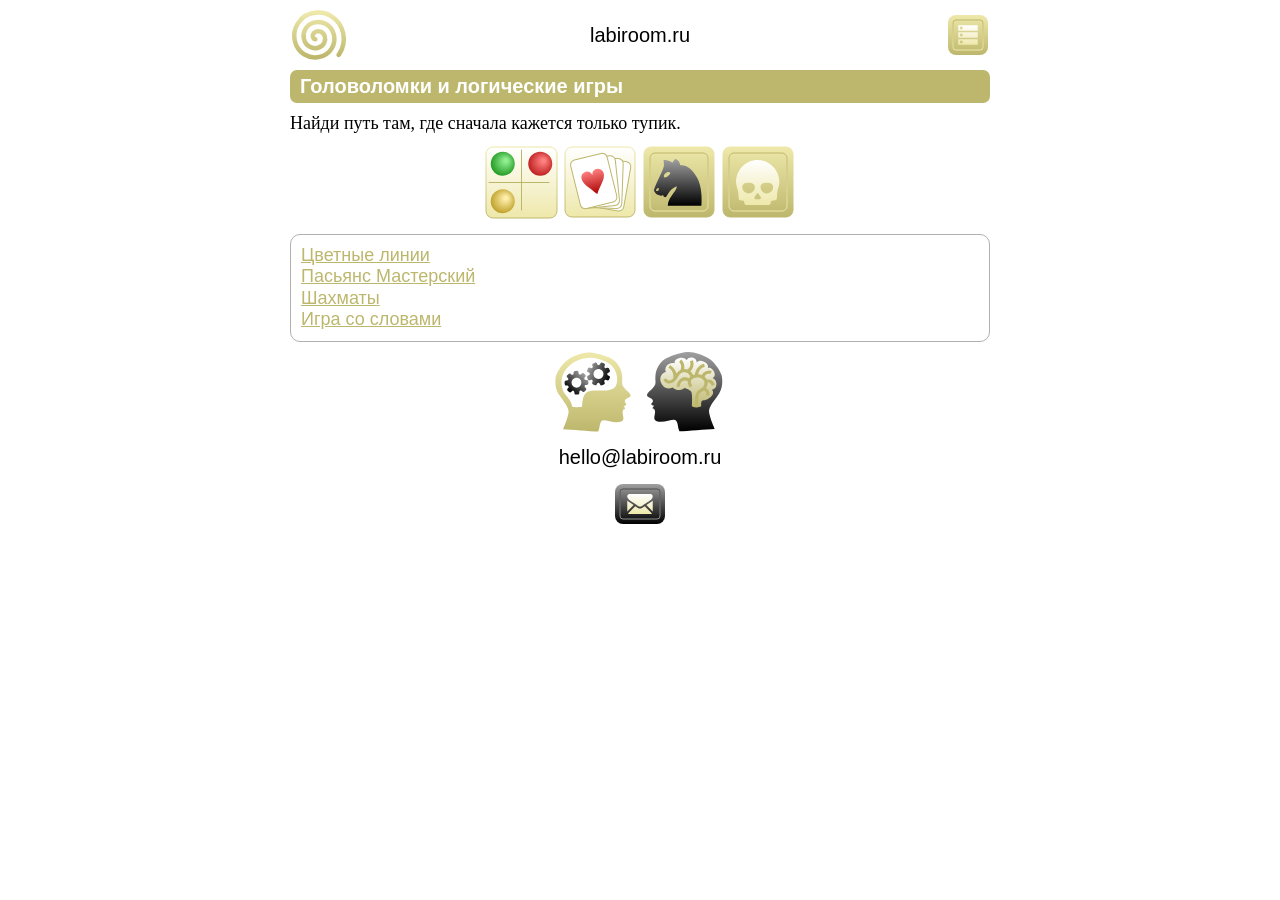
<file: index.html>
<!DOCTYPE html>
<html lang='ru'>
<head>
<meta charset='utf-8'>
<meta name='viewport' content='width=device-width,initial-scale=1.0'>
<title>Игры для развития логики и тренировки ума</title>
<meta name="description" content="Для прокачки мозга: пасьянс Мастерский, Color Lines, шахматы и другие головоломки. Без регистрации и установки.">

<!-- Yandex.Metrika counter -->
<script type="text/javascript">
    (function(m,e,t,r,i,k,a){
        m[i]=m[i]||function(){(m[i].a=m[i].a||[]).push(arguments)};
        m[i].l=1*new Date();
        for (var j = 0; j < document.scripts.length; j++) {if (document.scripts[j].src === r) { return; }}
        k=e.createElement(t),a=e.getElementsByTagName(t)[0],k.async=1,k.src=r,a.parentNode.insertBefore(k,a)
    })(window, document,'script','https://mc.yandex.ru/metrika/tag.js?id=114252557', 'ym');

    ym(114252557, 'init', {ssr:true, webvisor:true, clickmap:true, ecommerce:"dataLayer", referrer: document.referrer, url: location.href, accurateTrackBounce:true, trackLinks:true});
</script>
<noscript><div><img src="https://mc.yandex.ru/watch/114252557" style="position:absolute; left:-9999px;" alt="" /></div></noscript>
<!-- /Yandex.Metrika counter -->

<link rel="icon" type="image/svg+xml" href="/favicon.svg">
<link rel="icon" type="image/png" href="/favicon.png">
<link rel="apple-touch-icon" href="/apple-touch-icon.png">

<link rel='stylesheet' href='assets/style.css'>
<script src='assets/DrawSVG.js'></script>

</head>

<body>

<header>
 <a href='.' aria-label='Главная'><svg id='logo-picture'></svg></a>
 <div>labiroom.ru</div>
 <svg id='navigation-button'></svg>
 <nav id='header-navigation'>
  <ul>
   <li><a href='.'>Главная</a></li>	
   <li><a href='color-lines/'>Цветные линии</a></li>	
   <li><a href='master/'>Пасьянс Мастерский</a></li>	
   <li><a href='chess-variants/'>Шахматы</a></li>	
   <li><a href='aforizbuka/'>Игра со словами</a></li>	
  </ul>
 </nav>
</header>

<main>

<h1>Головоломки и логические игры</h1>

<p>
Найди путь там, где сначала кажется только тупик.
</p>

<div id='menu-buttons'>
 <svg id='btnLines'></svg>
 <svg id='btnMaster'></svg>
 <svg id='btnChess'></svg>
 <svg id='btnAfor'></svg>
</div>

</main>

<footer>
 <nav>
  <ul>
   <li><a href='color-lines/'>Цветные линии</a></li>	
   <li><a href='master/'>Пасьянс Мастерский</a></li>	
   <li><a href='chess-variants/'>Шахматы</a></li>	
   <li><a href='aforizbuka/'>Игра со словами</a></li>	
  </ul>
 </nav>
 <svg id='head-with-gears'></svg>
 <svg id='head-with-brain'></svg>
 <div>hello@labiroom.ru</div>
 <a href='mailto:hello@labiroom.ru'><svg id='write-a-mail-button'></svg></a>
</footer>

</body>

<script>
// create dummy svg defs
var DFS=createSVG(null,0,0,true).getElementsByTagName('defs')[0];
getPaint(DFS);
</script>

<script type='text/javascript' src='assets/HeaderAndFooter.js?v=1'></script>
<script type='text/javascript' src='assets/MenuButtons.js?v=4'></script>

</html>
</file>
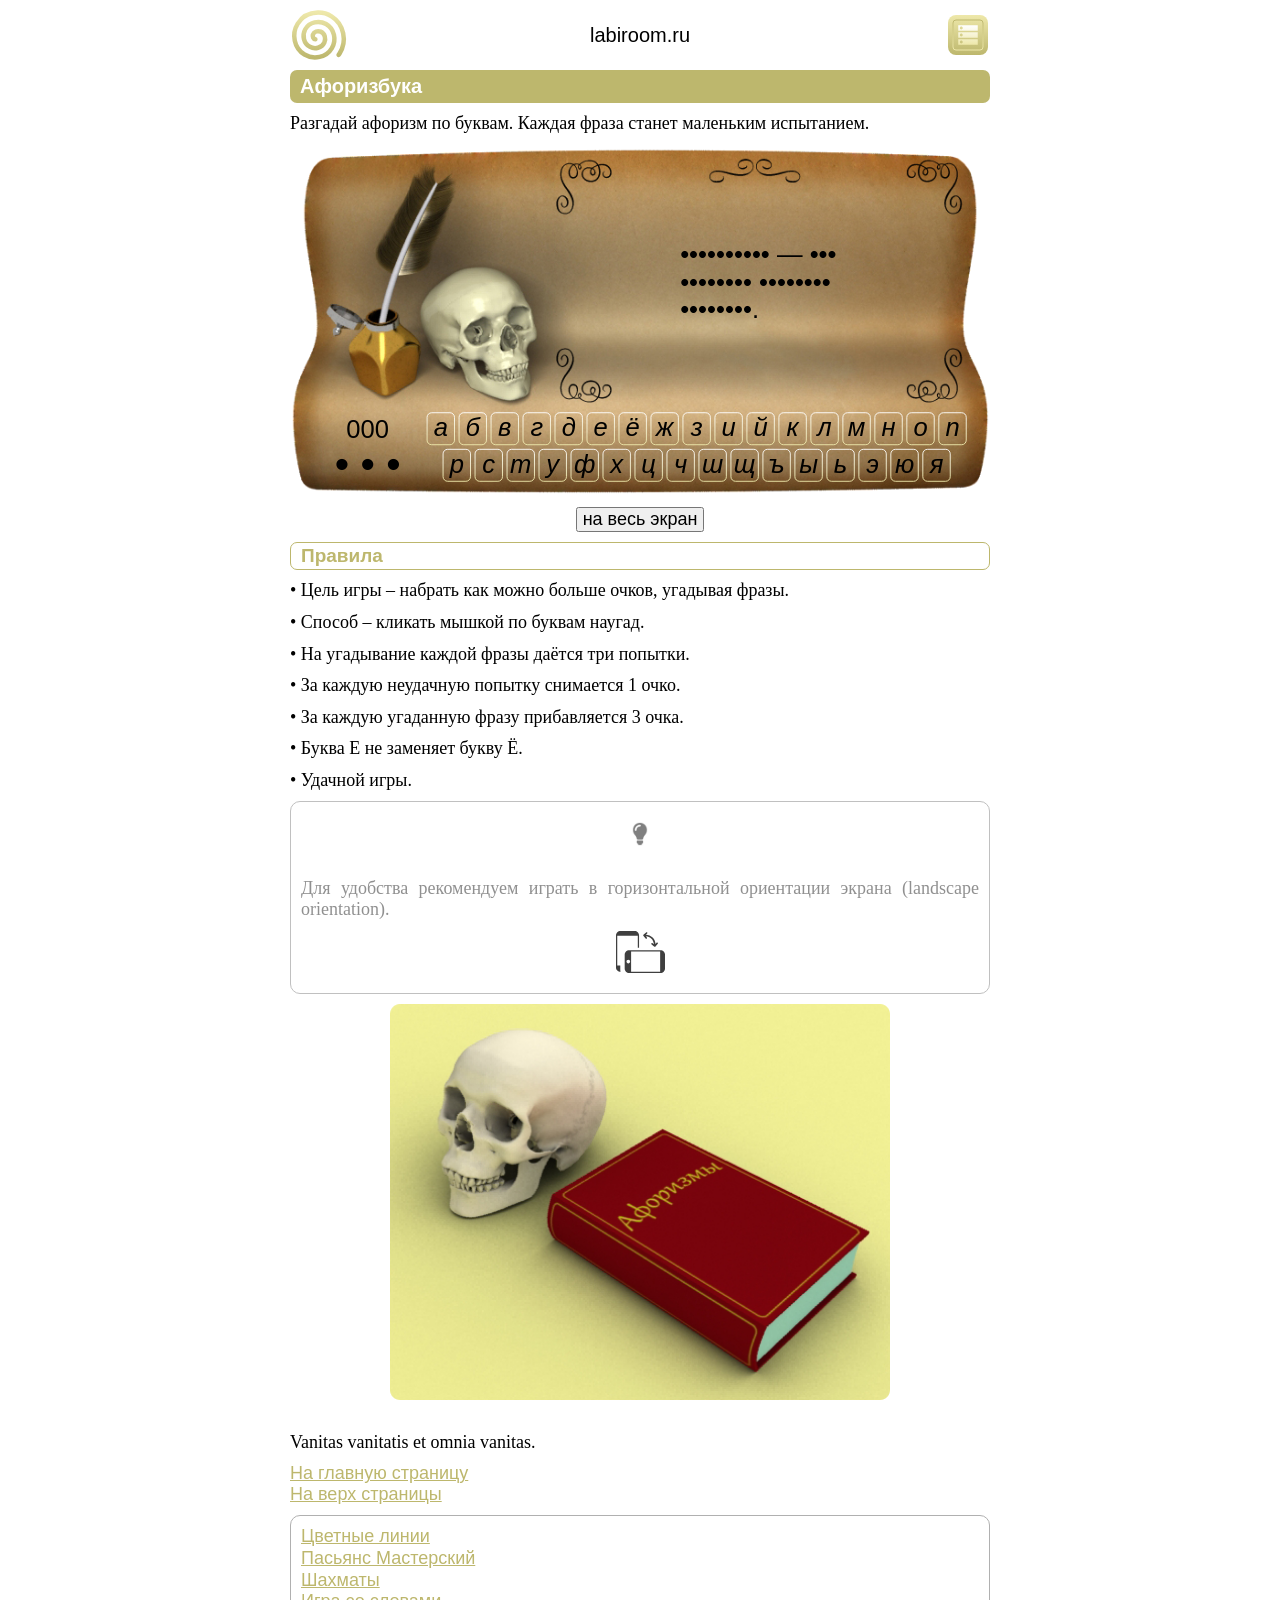
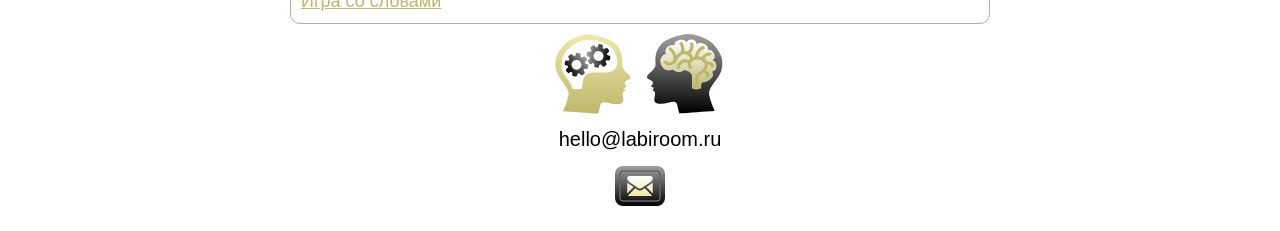
<file: aforizbuka/index.html>
<!DOCTYPE html>
<html lang='ru'>
<head>
<meta charset='utf-8'>
<meta name='viewport' content='width=device-width,initial-scale=1.0'>
<title>Игра со словами Афоризбука</title>
<meta name="description" content="Игра на угадывание слов в крылатых фразах, афоризмах, пословицах и поговорках.">

<!-- Yandex.Metrika counter -->
<script type="text/javascript">
    (function(m,e,t,r,i,k,a){
        m[i]=m[i]||function(){(m[i].a=m[i].a||[]).push(arguments)};
        m[i].l=1*new Date();
        for (var j = 0; j < document.scripts.length; j++) {if (document.scripts[j].src === r) { return; }}
        k=e.createElement(t),a=e.getElementsByTagName(t)[0],k.async=1,k.src=r,a.parentNode.insertBefore(k,a)
    })(window, document,'script','https://mc.yandex.ru/metrika/tag.js?id=114252557', 'ym');

    ym(114252557, 'init', {ssr:true, webvisor:true, clickmap:true, ecommerce:"dataLayer", referrer: document.referrer, url: location.href, accurateTrackBounce:true, trackLinks:true});
</script>
<noscript><div><img src="https://mc.yandex.ru/watch/114252557" style="position:absolute; left:-9999px;" alt="" /></div></noscript>
<!-- /Yandex.Metrika counter -->

<link rel="icon" type="image/svg+xml" href="/favicon.svg">
<link rel="icon" type="image/png" href="/favicon.png">
<link rel="apple-touch-icon" href="/apple-touch-icon.png">

<link rel='stylesheet' href='../assets/style.css?v=2'>
<script src='../assets/DrawSVG.js?v=2'></script>
<style></style>

</head>
<body>

<header>
 <a href='../' aria-label='Главная'><svg id='logo-picture'></svg></a>
 <div>labiroom.ru</div>
 <svg id='navigation-button'></svg>
 <nav id='header-navigation'>
  <ul>
   <li><a href='../'>Главная</a></li>	
   <li><a href='../color-lines/'>Цветные линии</a></li>	
   <li><a href='../master/'>Пасьянс Мастерский</a></li>	
   <li><a href='../chess-variants/'>Шахматы</a></li>	
   <li><a href='../aforizbuka/'>Игра со словами</a></li>	
  </ul>
 </nav>
</header>

<main>
<h1>Афоризбука</h1>
<p>
Разгадай афоризм по буквам.
Каждая фраза станет маленьким испытанием.
</p>

<div id='game-board'>
<svg id='play-arena'></svg>
<button id='full-screen'>на весь экран</button>
</div>

<h2>Правила</h2>
<p> &#8226 Цель игры &#8211 набрать как можно больше очков, угадывая фразы.</p>
<p> &#8226 Способ &#8211 кликать мышкой по буквам наугад.</p>
<p> &#8226 На угадывание каждой фразы даётся три попытки.</p>
<p> &#8226 За каждую неудачную попытку снимается 1 очко.</p>
<p> &#8226 За каждую угаданную фразу прибавляется 3 очка.</p>
<p> &#8226 Буква Е не заменяет букву Ё.</p>
<p> &#8226 Удачной игры.</p>

<p style='border:1px solid #c0c0c0;padding:10px;border-radius:10px;color:#909090;'>
<img src='bulb.jpg' style='width:16px;height:auto;' /><br />
Для удобства рекомендуем играть в горизонтальной ориентации экрана (landscape orientation).<br />
<img src='turn.svg' style='width:49px;height:auto;margin-top:10px;opacity:0.75;' />
</p>

<p class='img'>
<img src='intro.png' alt='Череп с книгой в стиле vanitas отсылает к темам бренности, мудрости и вечных истин; книга прямо обозначает содержание игры, её насыщенный бордовый цвет обложки с золотым тиснением добавляет солидности и подчёркивает ценность собранных высказываний.' /><br />
Vanitas vanitatis et omnia vanitas.
</p>

</main>

<footer>
 <div class='JumpToPage'>
  <a href='../' class='JumpToPage'>На главную страницу</a>
  <a href='#top' class='JumpToPage'>На верх страницы</a>
 </div>
 <nav>
  <ul>
   <li><a href='../color-lines/'>Цветные линии</a></li>	
   <li><a href='../master/'>Пасьянс Мастерский</a></li>	
   <li><a href='../chess-variants/'>Шахматы</a></li>	
   <li><a href='../aforizbuka/'>Игра со словами</a></li>	
  </ul>
 </nav>
 <svg id='head-with-gears'></svg>
 <svg id='head-with-brain'></svg>
 <div>hello@labiroom.ru</div>
 <a href='mailto:hello@labiroom.ru'><svg id='write-a-mail-button'></svg></a>
</footer>

</body>
<script>
const W=766;
const H=386;
//
const BTN_fs=document.getElementById('full-screen');
//
const SVG_arena=document.getElementById('play-arena');
SVG_arena.setAttribute('viewBox', '0 0 '+W+' '+H);
SVG_arena.style.maxWidth=W+'px';
SVG_arena.style.maxHeight=H+'px';
// pale gradient
const DFS=document.createElementNS('http://www.w3.org/2000/svg','defs');
var grd=document.createElementNS('http://www.w3.org/2000/svg','linearGradient');
grd.setAttribute('id','grdPic');
grd.setAttribute('x1','0');
grd.setAttribute('y1','0');
grd.setAttribute('x2','0');
grd.setAttribute('y2','1');
var stp=document.createElementNS('http://www.w3.org/2000/svg','stop');
stp.setAttribute('offset', '0%');
stp.setAttribute('stop-color', '#a0a0a0');
stp.setAttribute('stop-opacity', '1');
grd.appendChild(stp);
var stp=document.createElementNS('http://www.w3.org/2000/svg','stop');
stp.setAttribute('offset','100%');
stp.setAttribute('stop-color','#000');
stp.setAttribute('stop-opacity','1');
grd.appendChild(stp);
DFS.appendChild(grd);
SVG_arena.appendChild(DFS);
// load spin
const G_spin=document.createElementNS('http://www.w3.org/2000/svg','g');
var pth=document.createElementNS('http://www.w3.org/2000/svg','path');
G_spin.appendChild(pth);
var clr='url(#grdPic)';
SVG_arena.appendChild(G_spin);
pth.setAttribute('fill',clr);
pth.setAttribute('stroke',clr);
pth.setAttribute('stroke-width',3);
pth.setAttribute('d','M 49.2 0 C 48.5 -0 48 0 47.3 0 C 31.3 0.4 15.7 8.2 6.8 22.8 C -6 43.5 -0.3 72 20.8 84.8 C 39.4 96 64.9 90.9 76.2 71.8 C 86 55.3 81.4 32.7 64.4 22.9 C 50 14.6 30.4 18.7 22.1 33.6 C 15.2 46 18.8 62.6 31.7 69.5 C 41.9 74.9 55.7 71.7 61 60.9 C 64.9 52.8 62.3 41.9 53.6 38.2 C 50.6 36.9 47.1 36.8 44 37.9 C 41 38.9 38.4 41.2 37.3 44.5 C 36.8 46.4 36.9 48.8 37.8 50.7 C 38.6 52.6 40.3 54.1 42.7 54.2 A 0.5 0.5 0 0 0 42.8 53.2 C 40.8 53.1 39.5 51.9 38.7 50.2 C 37.9 48.6 37.8 46.5 38.3 44.8 C 39.2 41.8 41.5 39.8 44.3 38.8 C 47.1 37.8 50.4 38 53.2 39.1 C 61.3 42.6 63.8 52.9 60.1 60.5 C 55 70.8 41.9 73.7 32.1 68.6 C 19.8 62 16.3 46 22.9 34.1 C 31 19.7 50 15.7 63.9 23.8 C 80.4 33.3 84.9 55.3 75.4 71.3 C 64.4 89.9 39.5 94.9 21.3 83.9 C 0.7 71.4 -4.9 43.5 7.6 23.3 C 21.6 0.6 52.4 -5.5 74.8 8.4 C 99.6 23.9 106.1 57.7 90.7 82.1 C 90.1 83.1 89.5 84.1 88.8 85 A 0.5 0.5 0 1 0 89.6 85.6 C 90.3 84.7 91 83.7 91.6 82.7 C 107.3 57.8 100.6 23.4 75.3 7.6 C 67.3 2.6 58.2 0.1 49.2 0 z');
G_spin.isOn=true;
G_spin.z=1;
G_spin.w=G_spin.getBBox().width*G_spin.z;
G_spin.h=G_spin.getBBox().height*G_spin.z;
G_spin.x=W/2-G_spin.w/2;
G_spin.y=H/2-G_spin.h/2;
G_spin.setAttribute('transform','translate('+G_spin.x+','+G_spin.y+') scale('+G_spin.z+')');
//
function animSpin(isReset){
 if(isReset){
  G_spin.r=0;
  G_spin.isOn=true;
  G_spin.nLastTime=performance.now();
 }
 const nCurrTime=performance.now();
 const nDiff=(nCurrTime-G_spin.nLastTime)/1000;
 G_spin.nLastTime=nCurrTime;
 G_spin.r+=175*nDiff;
 G_spin.setAttribute('transform','translate('+G_spin.x+','+G_spin.y+') rotate('+G_spin.r+','+(G_spin.w/2)+','+(G_spin.h/2)+') scale('+G_spin.z+')');
 if(G_spin.isOn===true){
  requestAnimationFrame(function(){animSpin(false);});
 }
 else{
  G_spin.setAttribute('transform','scale(0)');
 }
}
function stopSpin(){G_spin.isOn=false;}
animSpin(true);
//
BTN_fs.onclick=function(){getFS();};
FNC_fs=function(){
 if(IS_fs===true) document.documentElement.style.background='radial-gradient(circle at center, white 0%, white 30%, #eee8aa 100%)';
 else document.documentElement.style.background='';
}
getPaint(DFS);
</script>
<script src='aux.js'></script>
<script src='draw.js'></script>
<script src='run.js'></script>
<script src='init.js'></script>
<script type='text/javascript' src='../assets/HeaderAndFooter.js?v=1'></script>
</html>
</file>
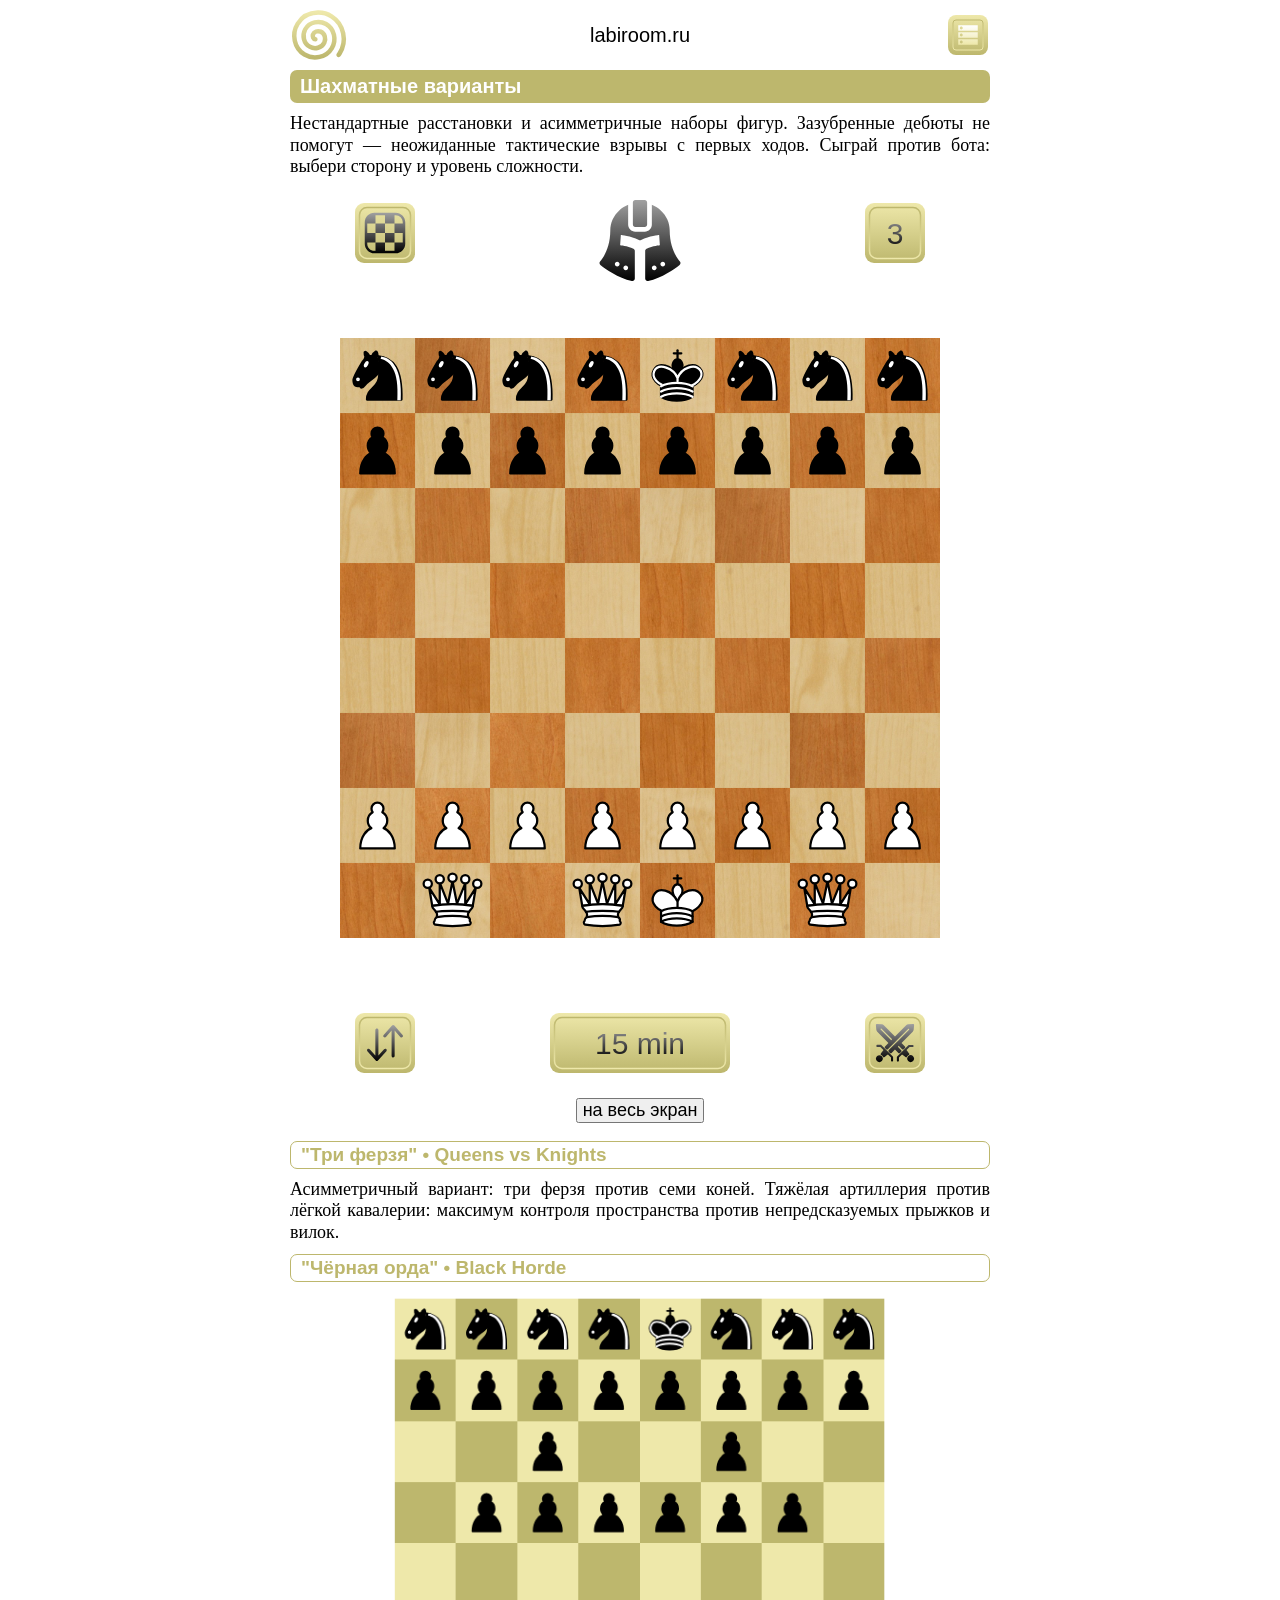
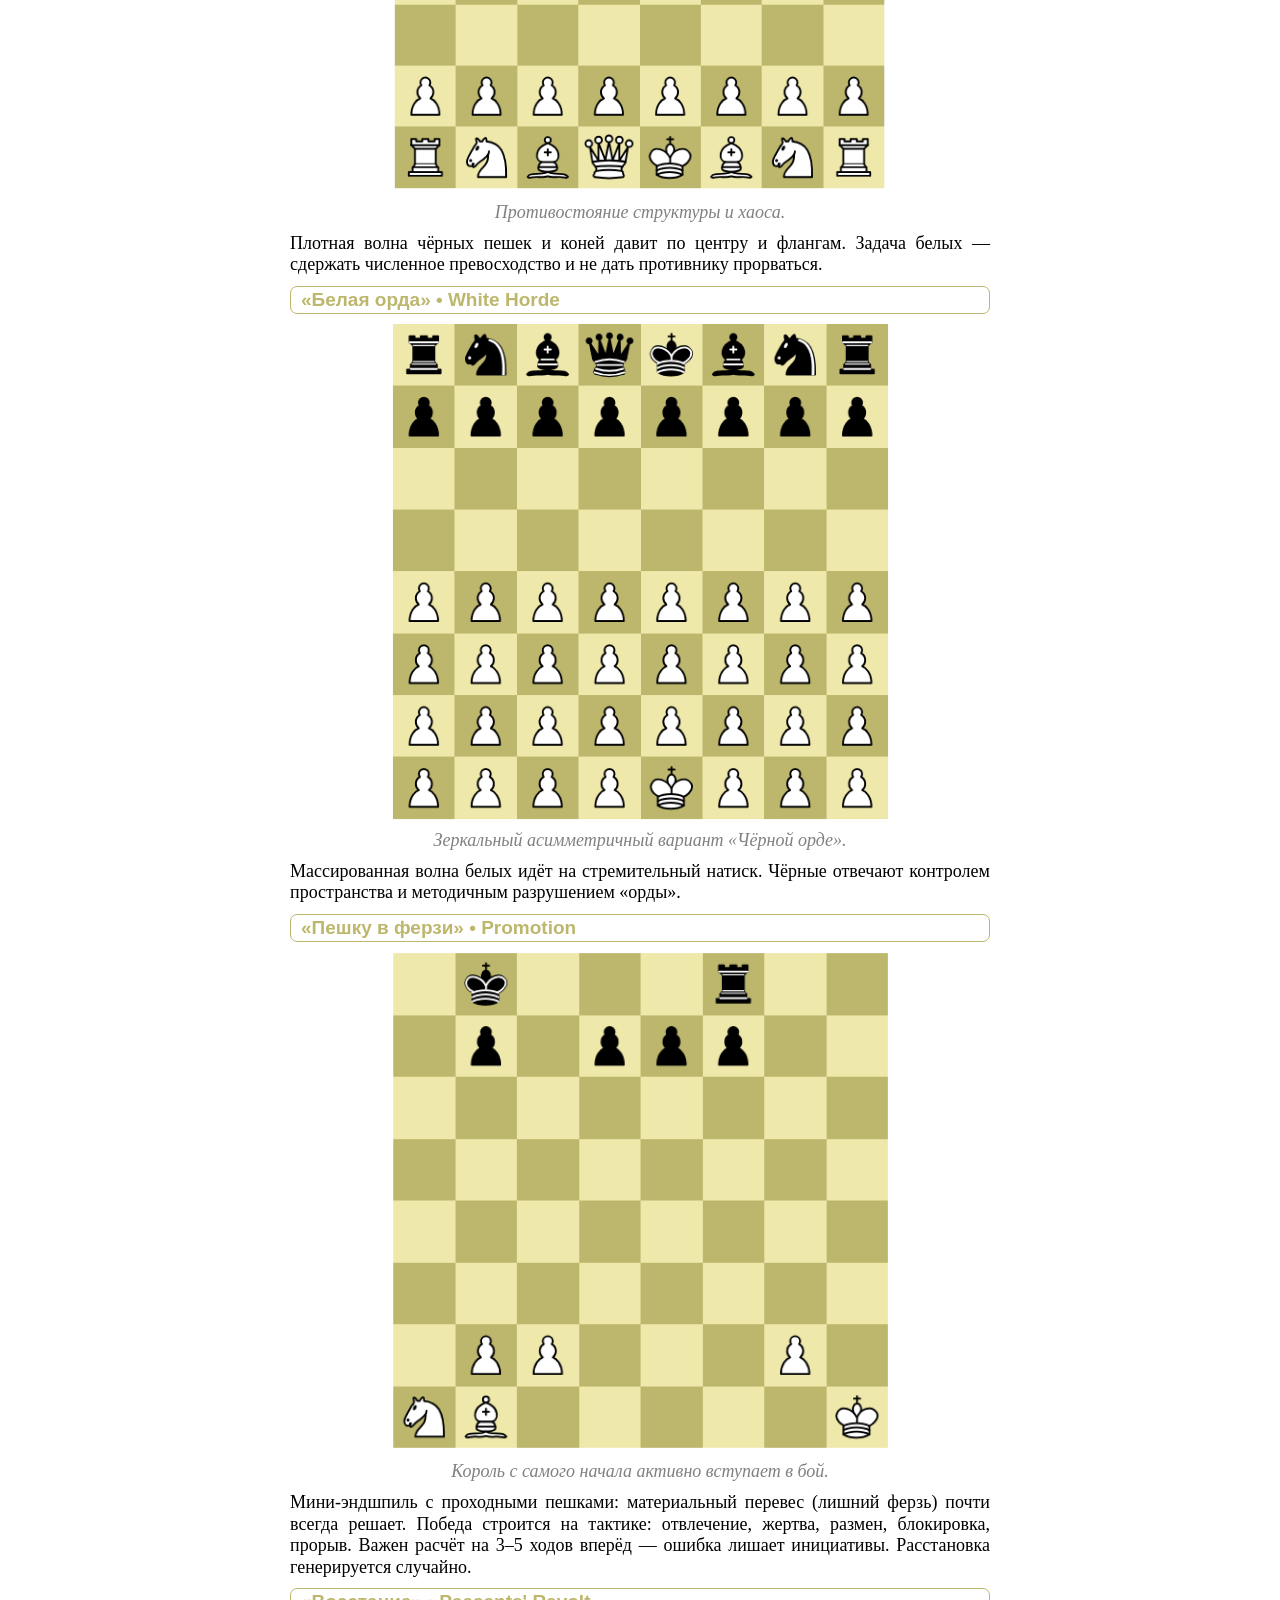
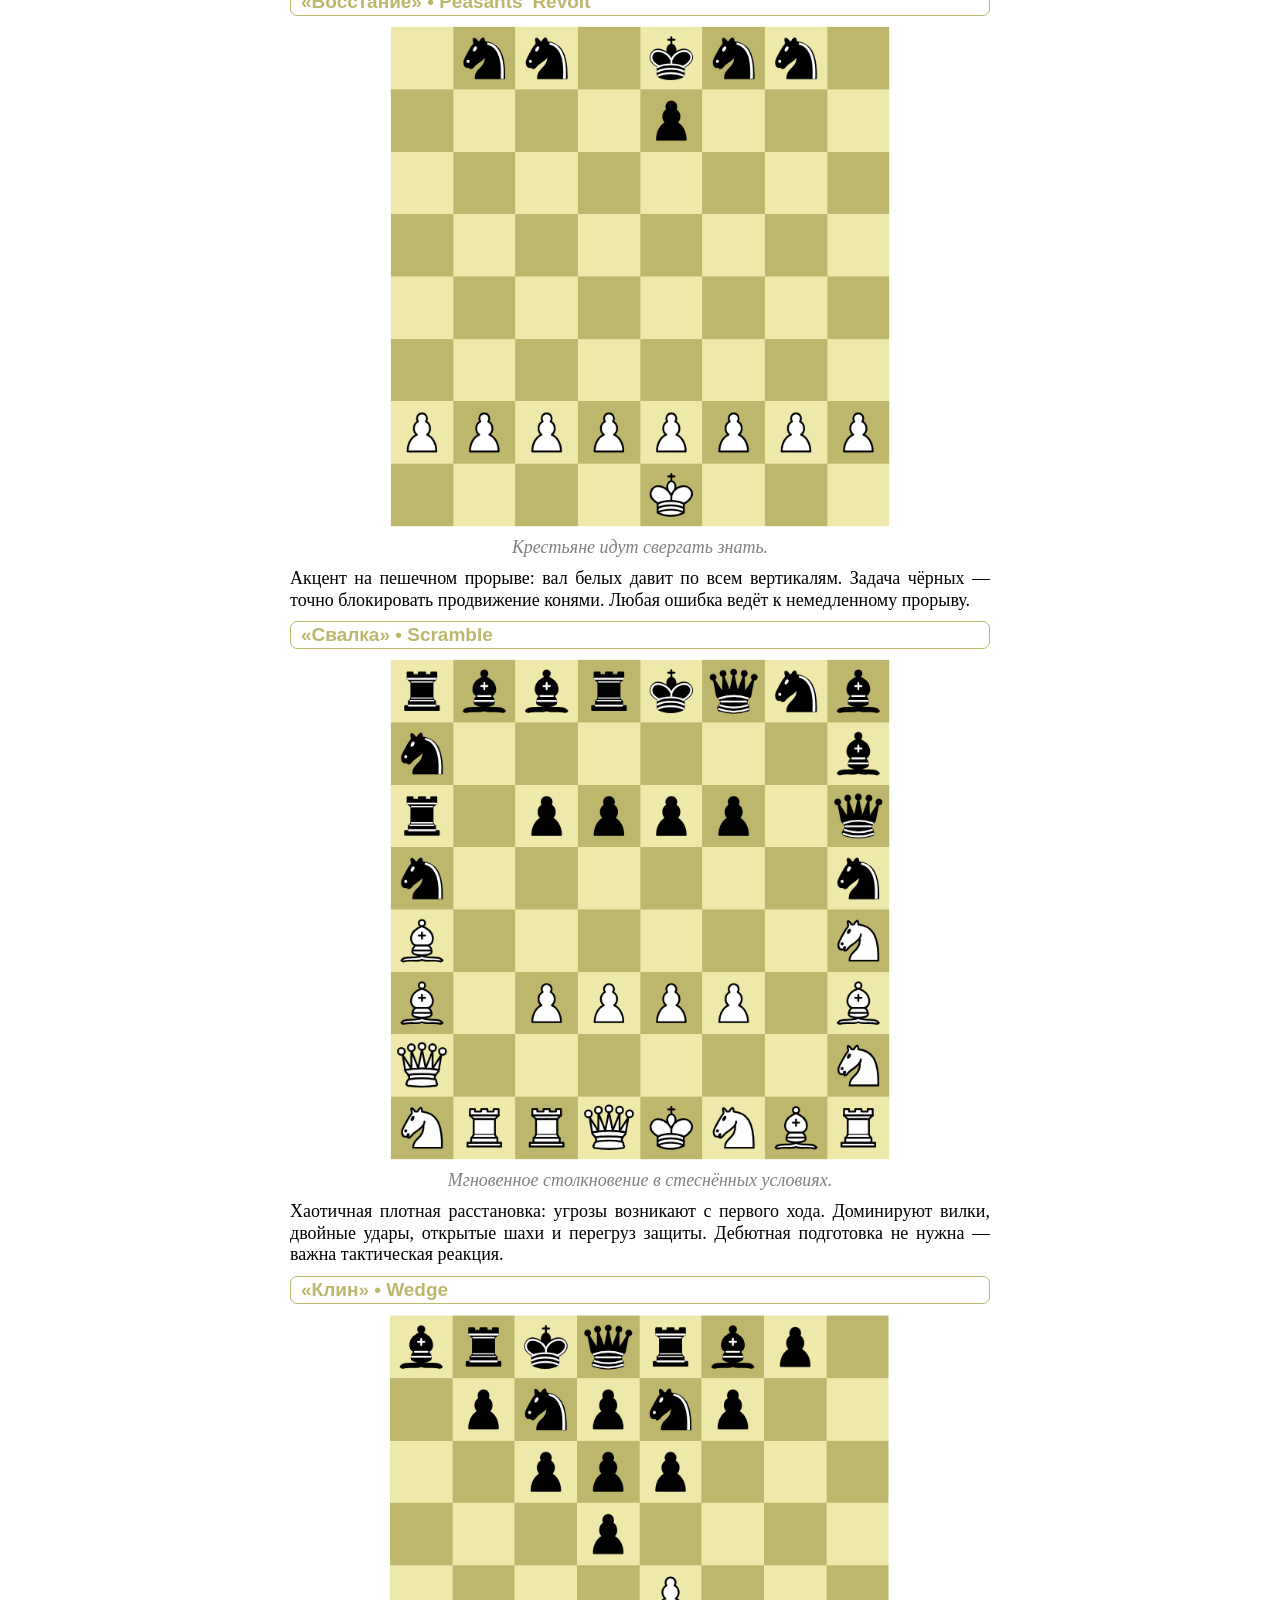
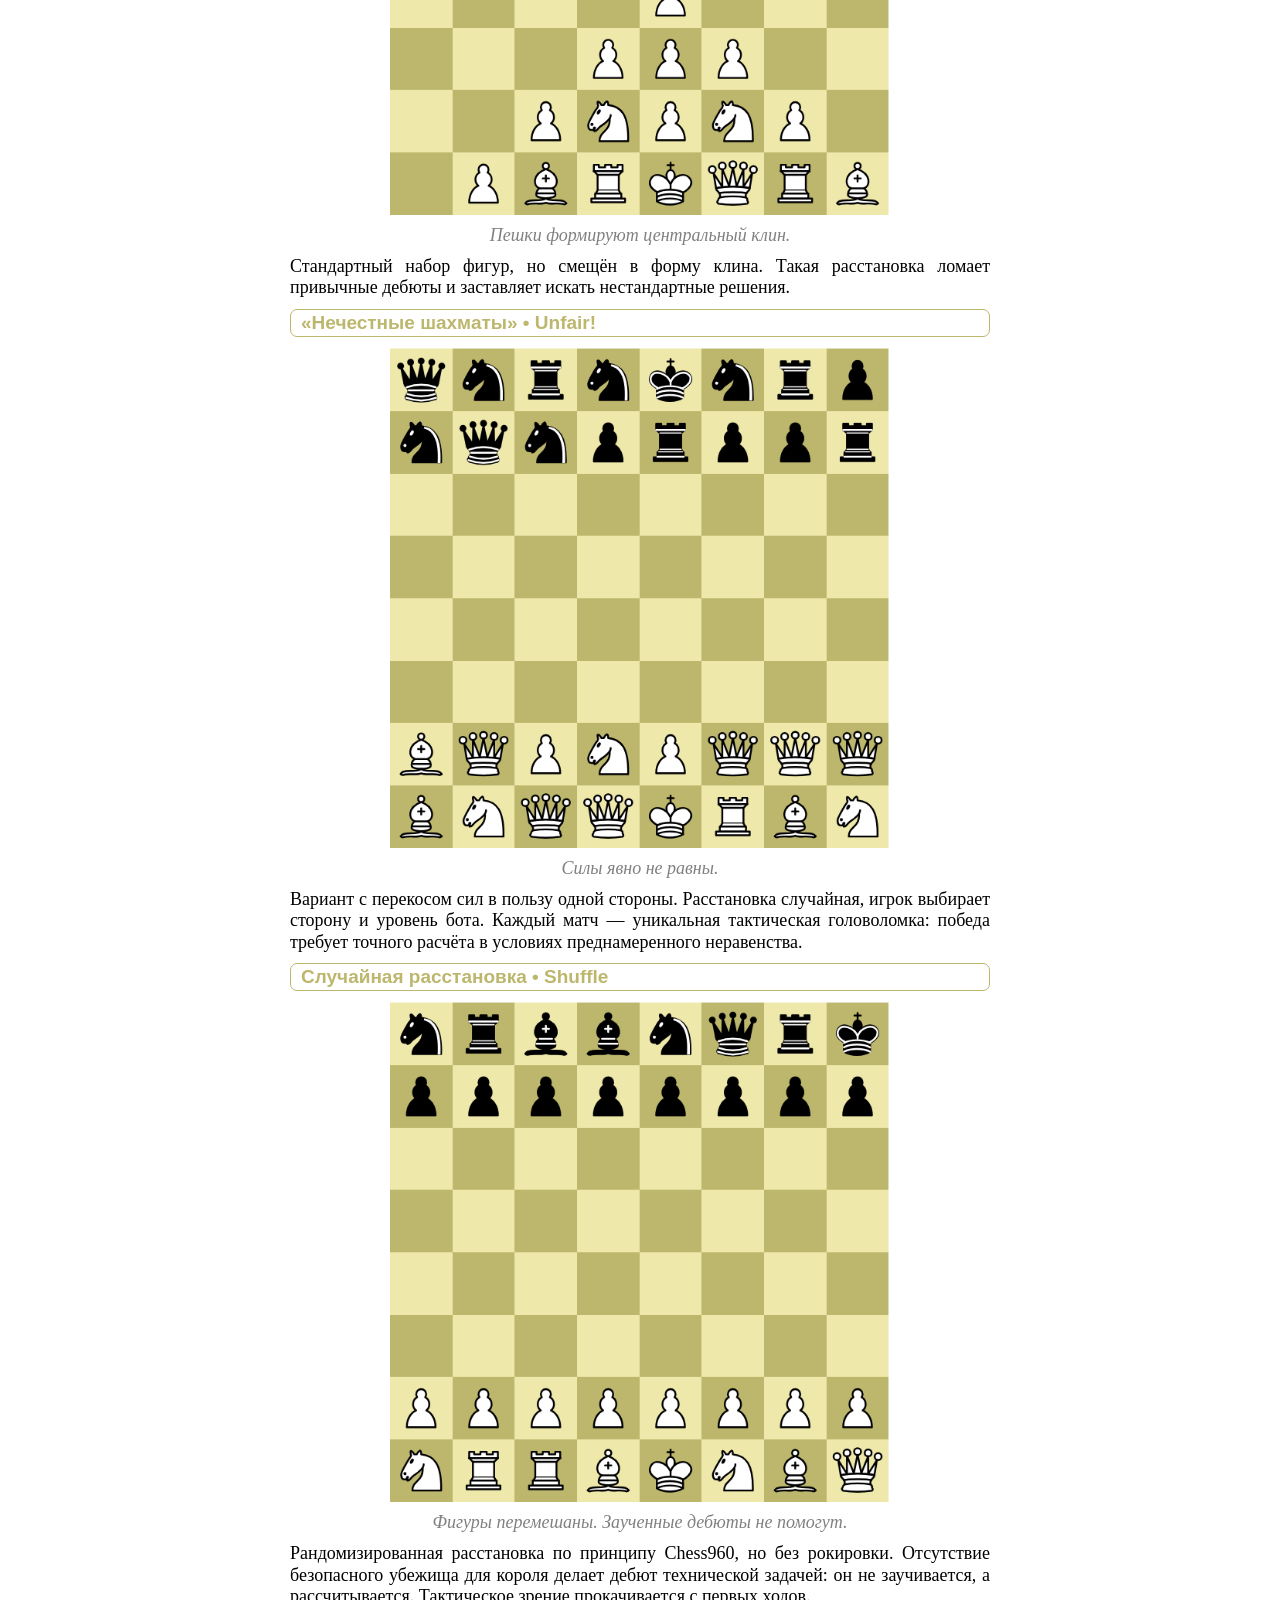
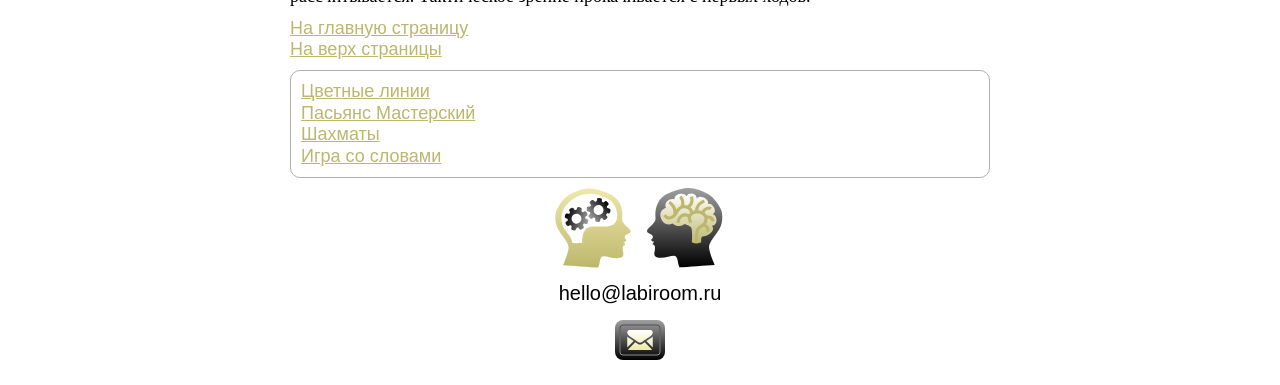
<file: chess-variants/index.html>
<!DOCTYPE html>
<html lang="ru">
<head>
<meta charset="utf-8">
<meta name="viewport" content="width=device-width,initial-scale=1.0">
<title>Шахматные варианты: нестандартные стартовые позиции</title>
<meta name="description" content="Шахматные варианты на обычной доске: ассимметричные расстановки и случайные наборы фигур, игра против бота.">

<!-- Yandex.Metrika counter -->
<script type="text/javascript">
    (function(m,e,t,r,i,k,a){
        m[i]=m[i]||function(){(m[i].a=m[i].a||[]).push(arguments)};
        m[i].l=1*new Date();
        for (var j = 0; j < document.scripts.length; j++) {if (document.scripts[j].src === r) { return; }}
        k=e.createElement(t),a=e.getElementsByTagName(t)[0],k.async=1,k.src=r,a.parentNode.insertBefore(k,a)
    })(window, document,'script','https://mc.yandex.ru/metrika/tag.js?id=114252557', 'ym');

    ym(114252557, 'init', {ssr:true, webvisor:true, clickmap:true, ecommerce:"dataLayer", referrer: document.referrer, url: location.href, accurateTrackBounce:true, trackLinks:true});
</script>
<noscript><div><img src="https://mc.yandex.ru/watch/114252557" style="position:absolute; left:-9999px;" alt="" /></div></noscript>
<!-- /Yandex.Metrika counter -->

<link rel="icon" type="image/svg+xml" href="/favicon.svg">
<link rel="icon" type="image/png" href="/favicon.png">
<link rel="apple-touch-icon" href="/apple-touch-icon.png">

<link rel="stylesheet" href="../assets/style.css">
<style>#game-board{margin-bottom:18px;}</style>
<script src='../assets/DrawSVG.js'></script>
</head>

<body>

<header>
 <a href='../' aria-label='Главная'><svg id='logo-picture'></svg></a>
 <div>labiroom.ru</div>
 <svg id='navigation-button'></svg>
 <nav id='header-navigation'>
  <ul>
   <li><a href='../'>Главная</a></li>	
   <li><a href='../color-lines/'>Цветные линии</a></li>	
   <li><a href='../master/'>Пасьянс Мастерский</a></li>	
   <li><a href='../chess-variants/'>Шахматы</a></li>	
   <li><a href='../aforizbuka/'>Игра со словами</a></li>	
  </ul>
 </nav>
</header>

<main>

<h1>Шахматные варианты</h1>
<p>
Нестандартные расстановки и асимметричные наборы фигур. Зазубренные дебюты не помогут — неожиданные тактические взрывы с первых ходов.
Сыграй против бота: выбери сторону и уровень сложности.
</p>


<div id='game-board'>
<svg id='play-arena'><g id='arena-root'></g><defs></defs></svg>
<button id='full-screen'>на весь экран</button>
</div>

<article>
<h2>"Три ферзя" • Queens vs Knights</h2>
<p>
Асимметричный вариант: три ферзя против семи коней.
Тяжёлая артиллерия против лёгкой кавалерии: максимум контроля пространства против непредсказуемых прыжков и вилок.
</p>
</article>

<article>
 <h2>"Чёрная орда" • Black Horde</h2>
 <figure>
  <img src="black_horde_variant.png" alt="вариант чёрной орды на шахматной доске" />
  <figcaption>Противостояние структуры и хаоса.</figcaption>
 </figure>
 <p>
Плотная волна чёрных пешек и коней давит по центру и флангам. 
Задача белых — сдержать численное превосходство и не дать противнику прорваться.
 </p>
</article>

<article>
 <h2>«Белая орда» • White Horde</h2>
 <figure>
  <img src='white_horde_variant.png' alt="вариант белой орды на шахматной доске">
  <figcaption>Зеркальный асимметричный вариант «Чёрной орде».</figcaption>
 </figure>
 <p>
Массированная волна белых идёт на стремительный натиск.
Чёрные отвечают контролем пространства и методичным разрушением «орды».
 </p>
</article>

<article>
 <h2>«Пешку в ферзи» • Promotion</h2>
 <figure>
  <img src='promotion_variant.png' alt="вариант провести пешку в ферзи на шахматной доске">
  <figcaption>Король с самого начала активно вступает в бой.</figcaption>
 </figure>
 <p>
Мини-эндшпиль с проходными пешками: материальный перевес (лишний ферзь) почти всегда решает.
Победа строится на тактике: отвлечение, жертва, размен, блокировка, прорыв.
Важен расчёт на 3–5 ходов вперёд — ошибка лишает инициативы.
Расстановка генерируется случайно.
 </p>
</article>

<article>
 <h2>«Восстание» • Peasants' Revolt</h2>
 <figure>
  <img src='revolt_variant.png' alt="вариант восстания на шахматной доске">
  <figcaption>Крестьяне идут свергать знать.</figcaption>
 </figure>
 <p>
Акцент на пешечном прорыве: вал белых давит по всем вертикалям.
Задача чёрных — точно блокировать продвижение конями.
Любая ошибка ведёт к немедленному прорыву.
 </p>
</article>

<article>
 <h2>«Свалка» • Scramble</h2>
 <figure>
  <img src='scramble_variant.png' alt="вариант свалки на шахматной доске">
  <figcaption>Мгновенное столкновение в стеснённых условиях.</figcaption>
 </figure>
 <p>
Хаотичная плотная расстановка: угрозы возникают с первого хода.
Доминируют вилки, двойные удары, открытые шахи и перегруз защиты.
Дебютная подготовка не нужна — важна тактическая реакция.
 </p>
</article>

<article>
 <h2>«Клин» • Wedge</h2>
 <figure>
  <img src='wedge_variant.png' alt="вариант клина на шахматной доске">
  <figcaption>Пешки формируют центральный клин.</figcaption>
 </figure>
 <p>
Стандартный набор фигур, но смещён в форму клина.
Такая расстановка ломает привычные дебюты и заставляет искать нестандартные решения.
 </p>
</article>

<article>
 <h2>«Нечестные шахматы» • Unfair!</h2>
 <figure>
  <img src='unfair_variant.png' alt="вариант нечестных шахмат на шахматной доске">
  <figcaption>Силы явно не равны.</figcaption>
 </figure>
 <p>
Вариант с перекосом сил в пользу одной стороны.
Расстановка случайная, игрок выбирает сторону и уровень бота.
Каждый матч — уникальная тактическая головоломка:
победа требует точного расчёта в условиях преднамеренного неравенства.
 </p>
</article>

<article>
 <h2>Случайная расстановка • Shuffle</h2>
 <figure>
  <img src='shuffle_variant.png' alt="вариант случайной расстановки на шахматной доске">
  <figcaption>Фигуры перемешаны. Заученные дебюты не помогут.</figcaption>
 </figure>
 <p>
Рандомизированная расстановка по принципу Chess960, но без рокировки.
Отсутствие безопасного убежища для короля делает дебют технической задачей:
он не заучивается, а рассчитывается.
Тактическое зрение прокачивается с первых ходов.
 </p>
</article>

</main>

<footer>
 <div class='JumpToPage'>
  <a href='../' class='JumpToPage'>На главную страницу</a>
  <a href='#top' class='JumpToPage'>На верх страницы</a>
 </div>
 <nav>
  <ul>
   <li><a href='../color-lines/'>Цветные линии</a></li>	
   <li><a href='../master/'>Пасьянс Мастерский</a></li>	
   <li><a href='../chess-variants/'>Шахматы</a></li>	
   <li><a href='../aforizbuka/'>Игра со словами</a></li>	
  </ul>
 </nav>
 <svg id='head-with-gears'></svg>
 <svg id='head-with-brain'></svg>
 <div>hello@labiroom.ru</div>
 <a href='mailto:hello@labiroom.ru'><svg id='write-a-mail-button'></svg></a>
</footer>

</body>

<script type='text/javascript'>
const W=400;
const H=600;
const SVG_arena=document.getElementById('play-arena');
SVG_arena.setAttribute('fill','url(#grdRadArena)');
SVG_arena.setAttribute('viewBox', '0 0 '+W+' '+H);
SVG_arena.isMaxWH=false;
const DFS=$$(SVG_arena,'defs')
const G_root=$('arena-root');
getPaint(DFS);
const G_spin=getSpin(G_root,'url(#grdBtn)',1,3,W,H,false);
G_spin.anim(true);
$('full-screen').onclick=function(){getFS();};
FNC_fs=function(){
 if(IS_fs===true) document.documentElement.style.background='radial-gradient(circle at center, white 0%, white 70%, #eee8aa 100%)';
 else document.documentElement.style.background='';
}
</script>

<script src='../assets/HeaderAndFooter.js'></script>

<script src='../assets/p4wn.js'></script>
<script src='script.js'></script>
<script src='draw.js'></script>
<script src='box.js'></script>
<script src='btn.js'></script>
<script src='paint.js'></script>
<script src='slide.js'></script>
<script src='get.js?v=5'></script>
<script src='board.js?v=2'></script>
<script src='side.js?v=3'></script>
<script src='rank.js?v=3'></script>
<script src='time.js?v=1'></script>
<script src='unit.js?v=1'></script>
<script src='run.js?v=3'></script>
<script src='giveup.js?v=3'></script>
<script src='game.js?v=5'></script>
<script src='promote.js?v=2'></script>

</html>
</file>
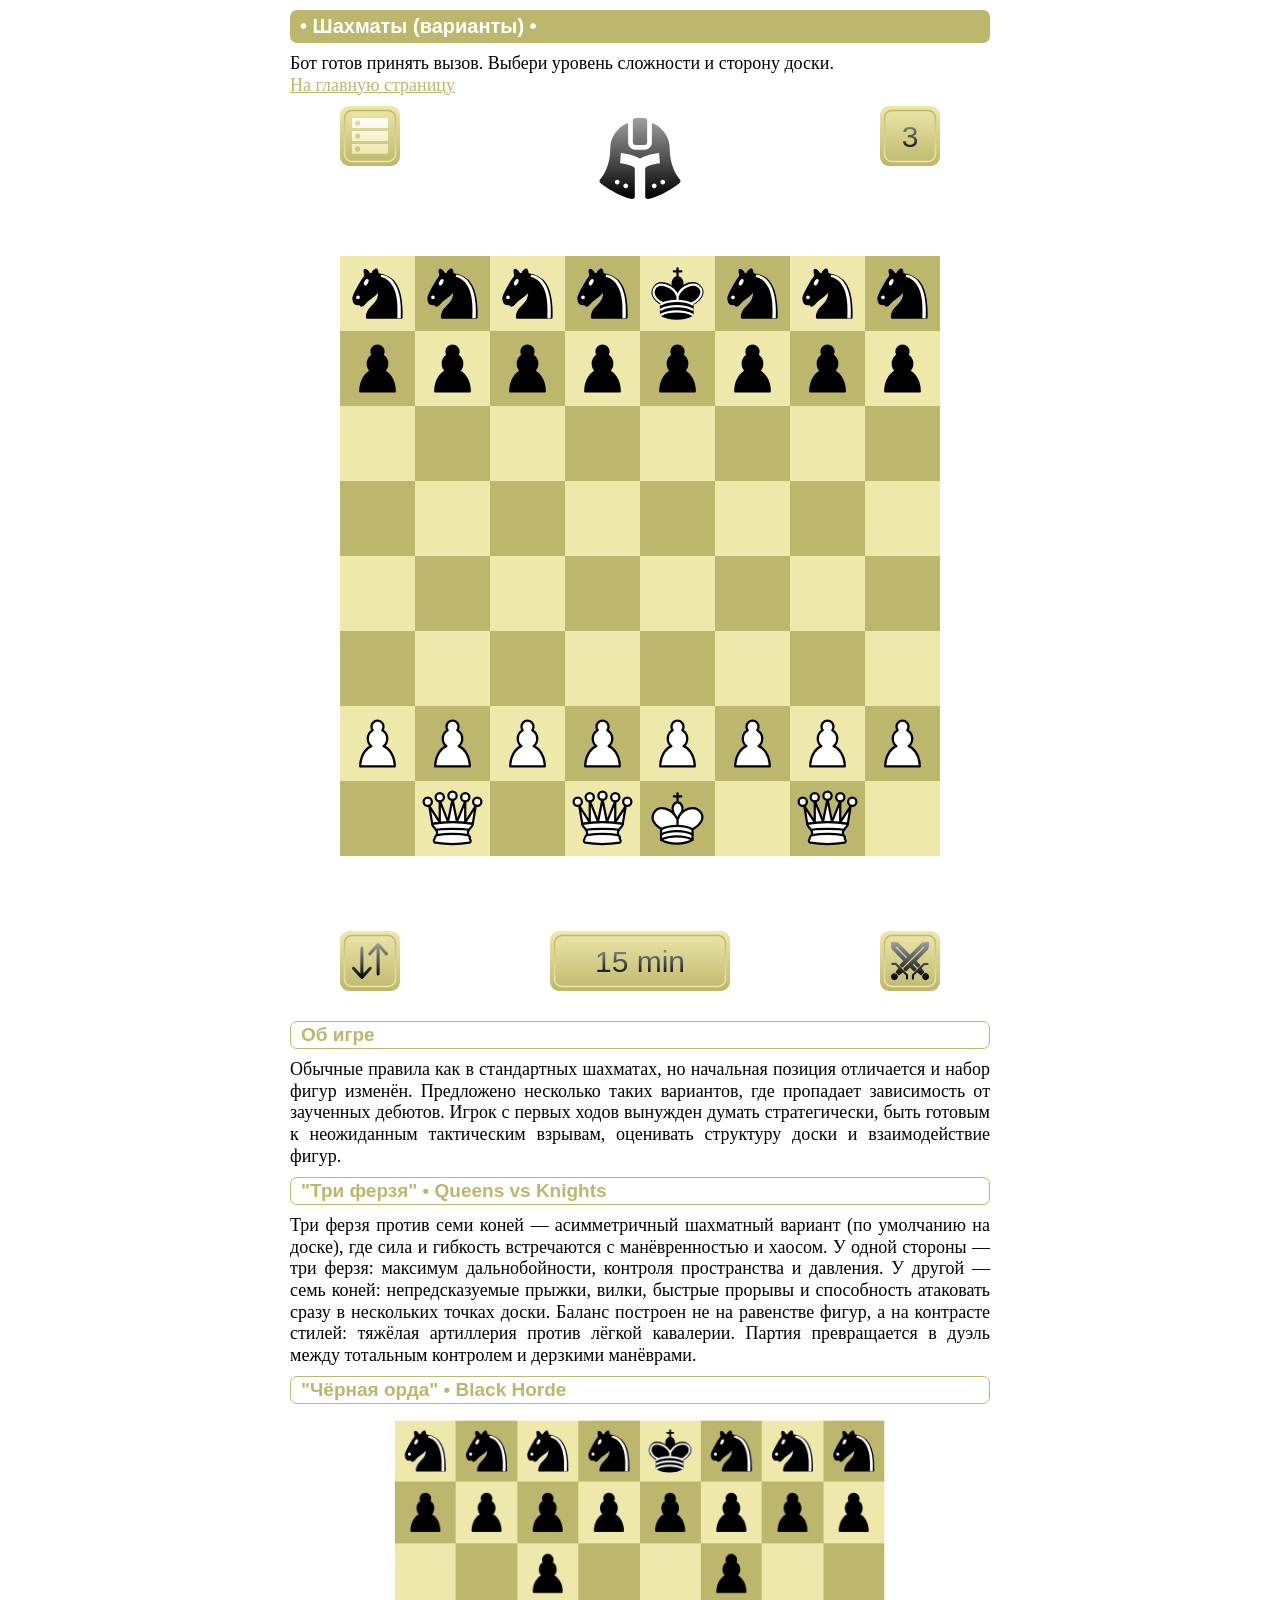
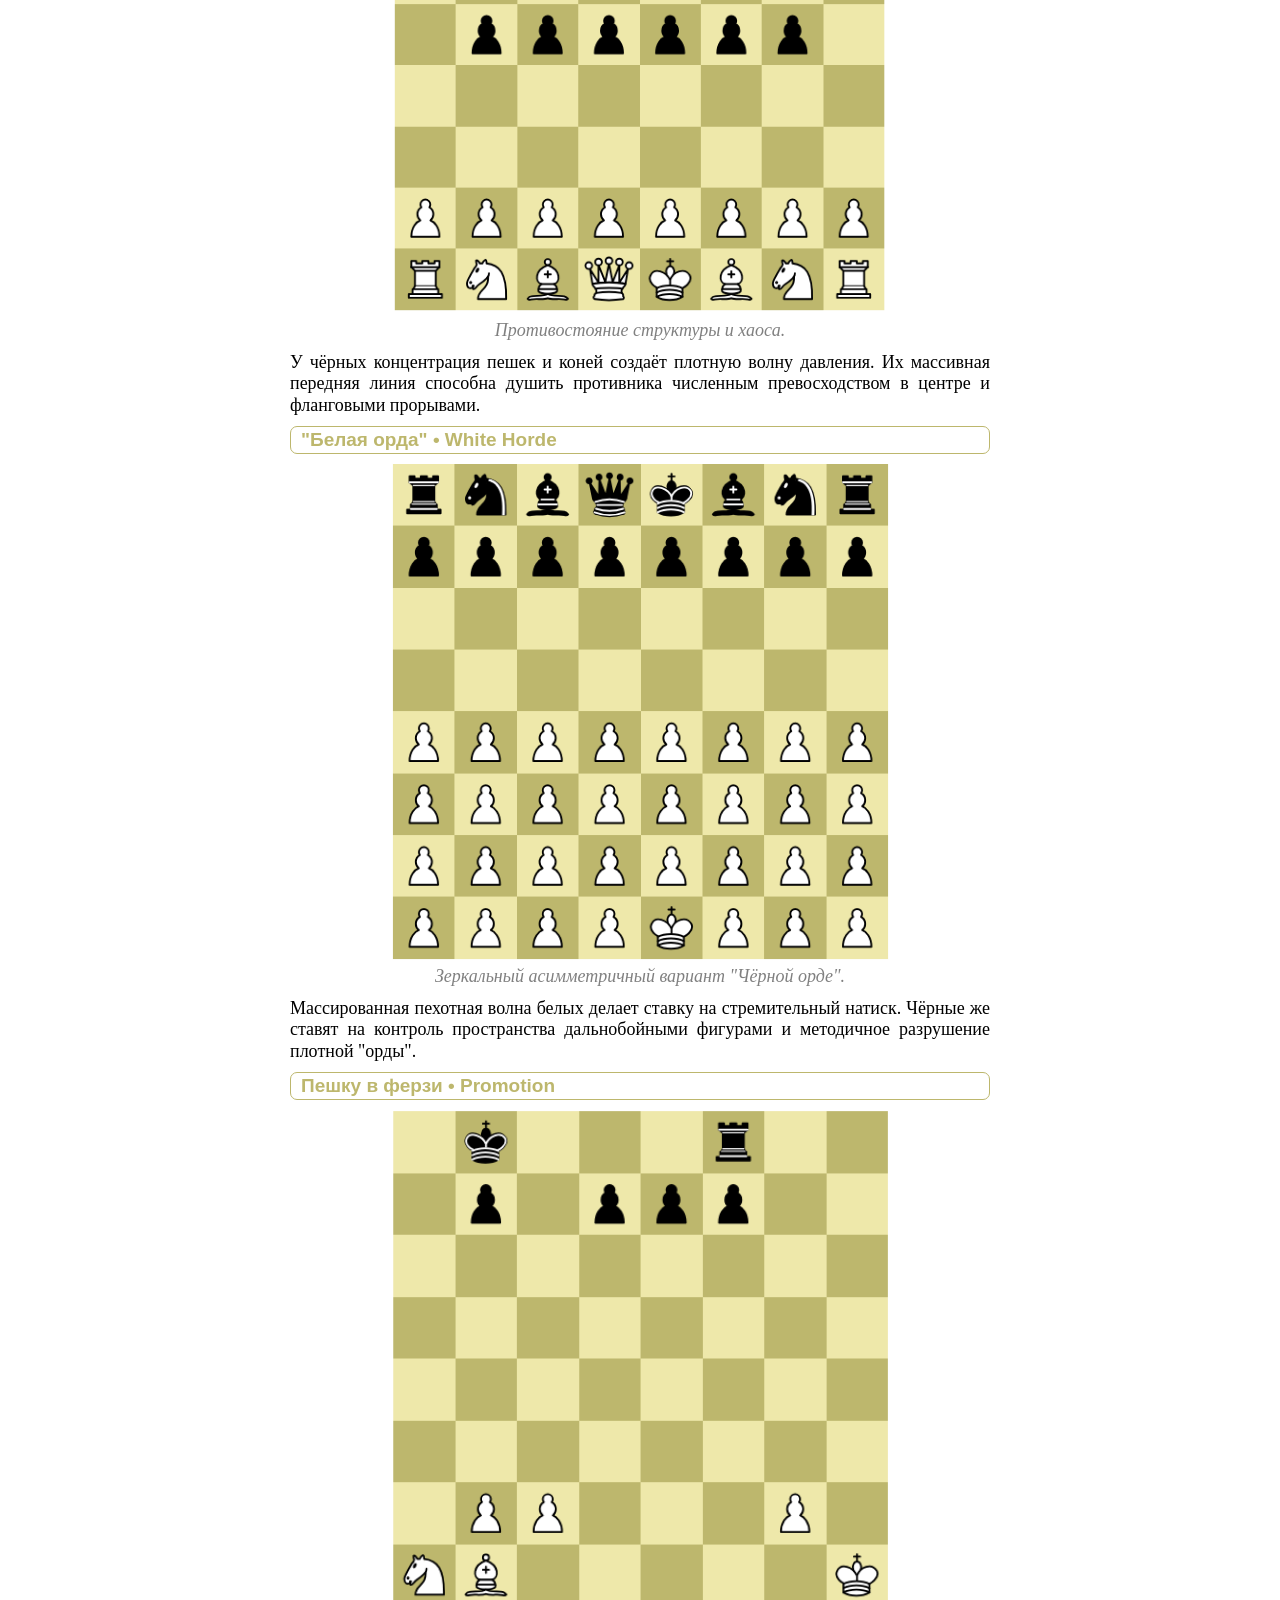
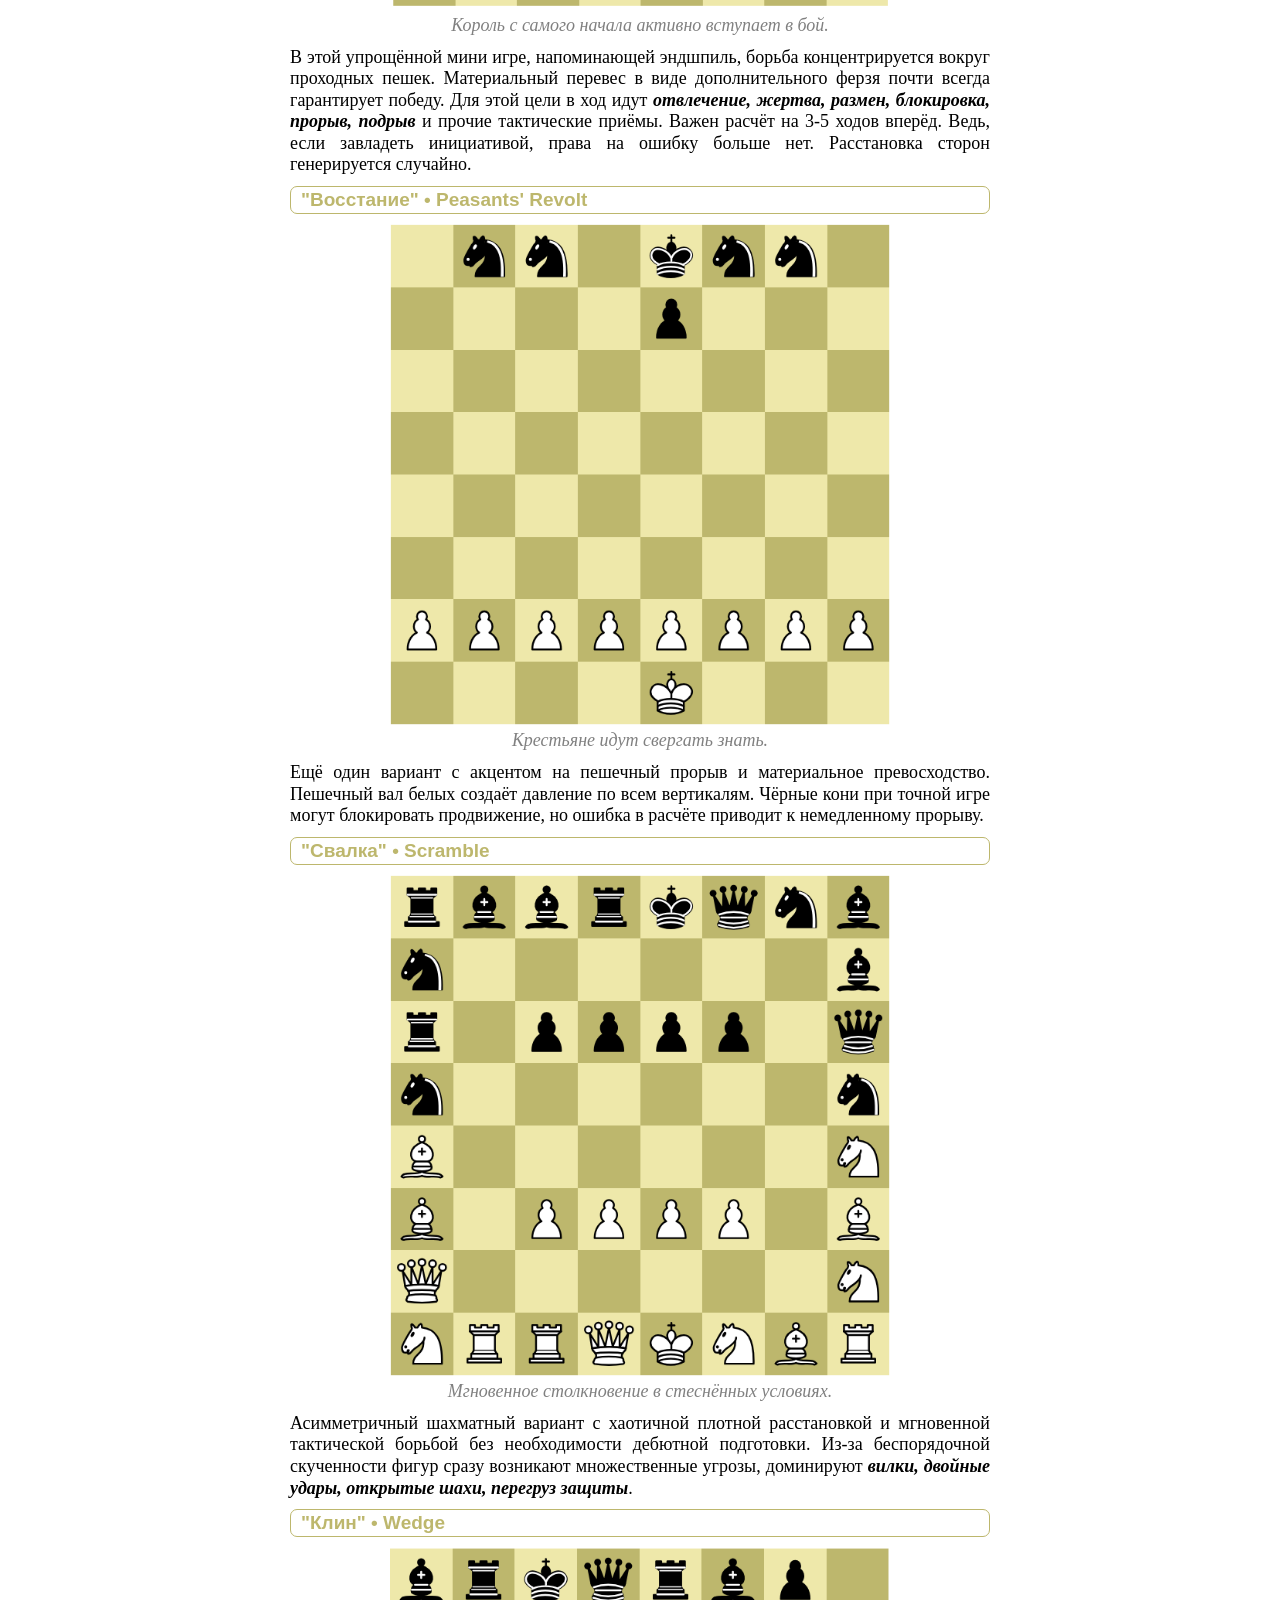
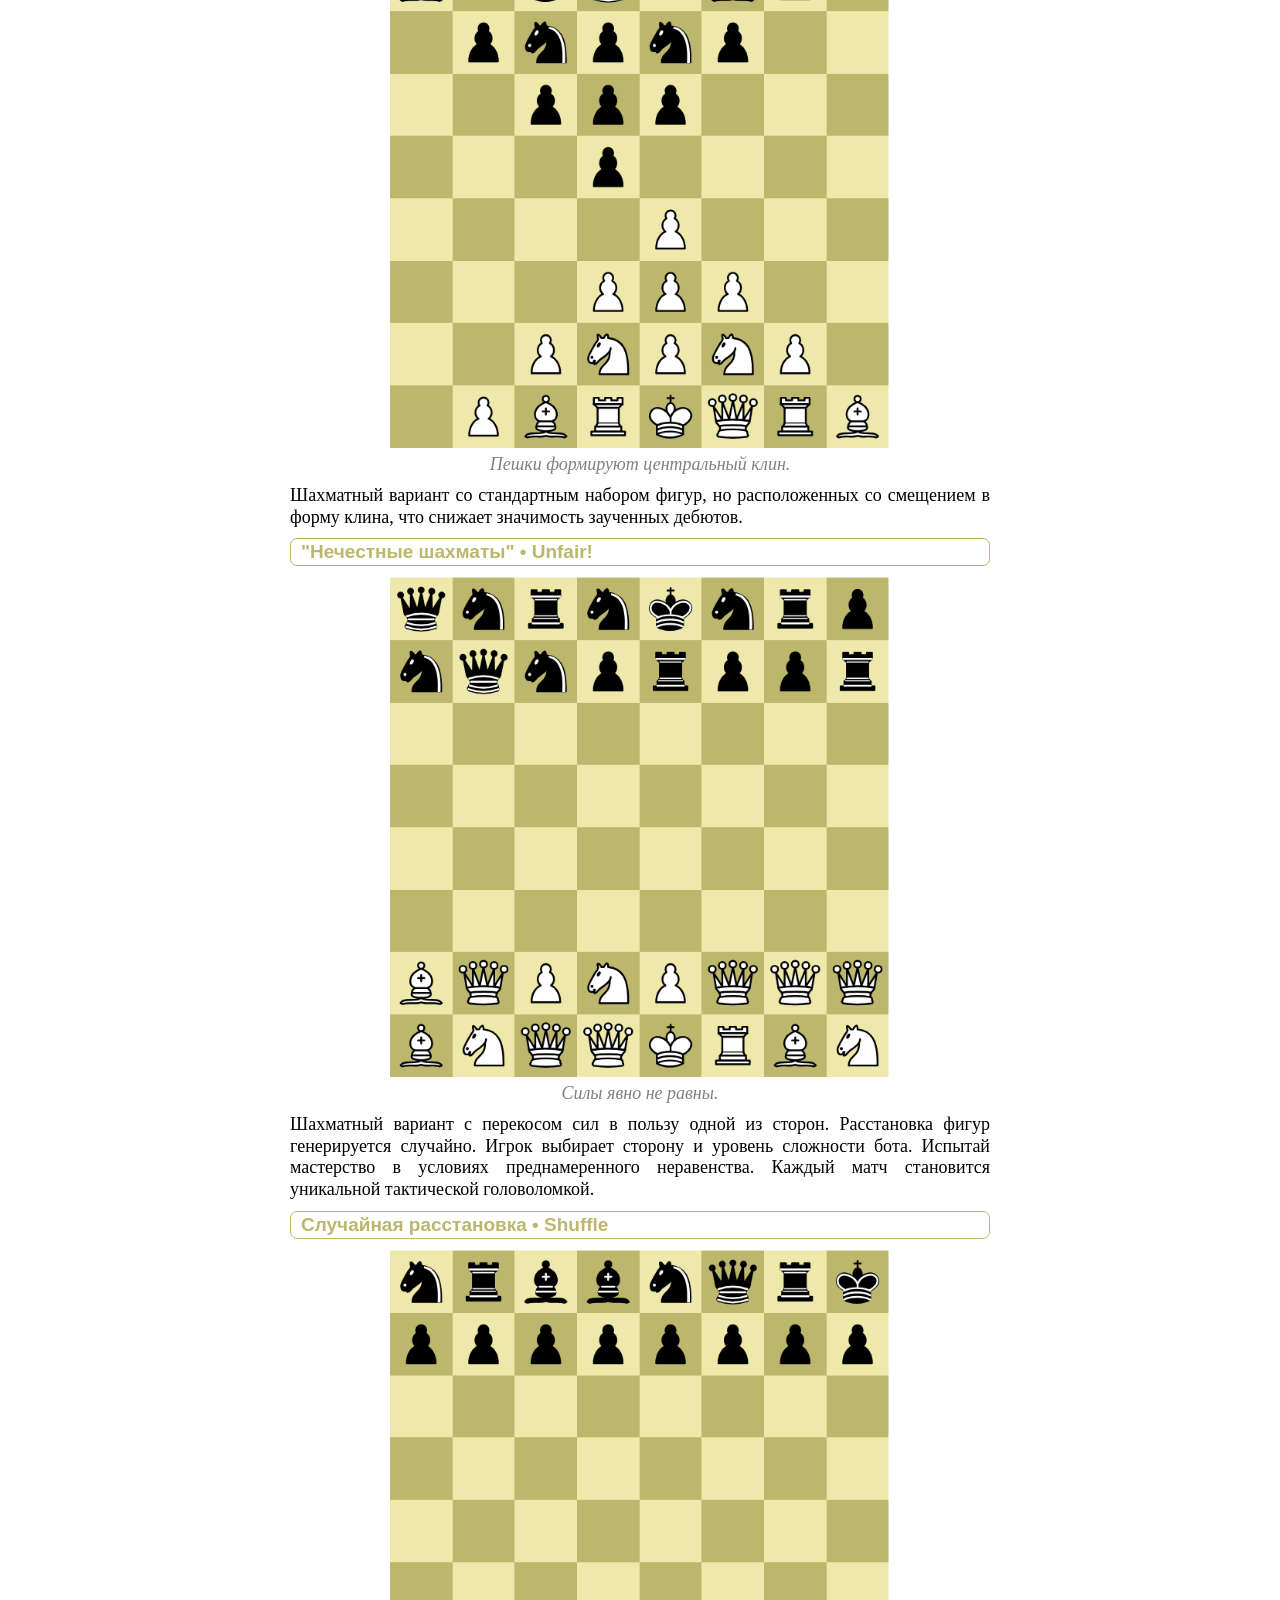
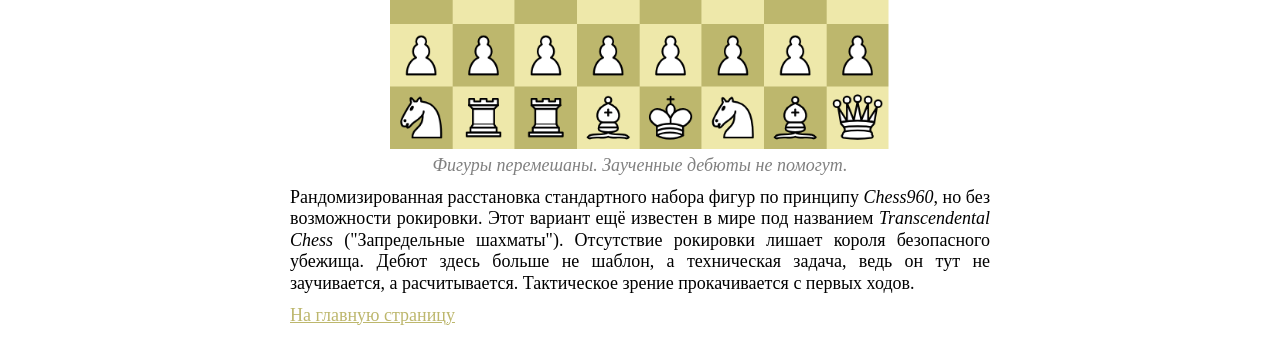
<file: chess/index.html>
<!DOCTYPE html>
<html lang="ru">
<head>
<meta charset='utf-8'>
<meta name='viewport' content='width=device-width,initial-scale=1.0'>
<title>chess board game</title>
<link rel='icon' type='image/svg+xml' href='../assets/fav.svg'>
<link type='text/css' rel='stylesheet' href='style.css?v=1'>
<style type='text/css'>
svg{width:400px;height:600px;border:0px solid red;}
</style>
</head>

<body>
<main>

<h1>&#8226 Шахматы (варианты) &#8226</h1>
<p>
Бот готов принять вызов. Выбери уровень сложности и сторону доски.<br />
<a href='../'>На главную страницу</a>
</p>
<svg>
 <image xlink:href='' />
 <g id='gRoot'>
  <g id='gSpin'>
   <path fill='transparent' stroke='none' stroke-dth='0'  d='M 49.2 0 C 48.5 -0 48 0 47.3 0 C 31.3 0.4 15.7 8.2 6.8 22.8 C -6 43.5 -0.3 72 20.8 84.8 C 39.4 96 64.9 90.9 76.2 71.8 C 86 55.3 81.4 32.7 64.4 22.9 C 50 14.6 30.4 18.7 22.1 33.6 C 15.2 46 18.8 62.6 31.7 69.5 C 41.9 74.9 55.7 71.7 61 60.9 C 64.9 52.8 62.3 41.9 53.6 38.2 C 50.6 36.9 47.1 36.8 44 37.9 C 41 38.9 38.4 41.2 37.3 44.5 C 36.8 46.4 36.9 48.8 37.8 50.7 C 38.6 52.6 40.3 54.1 42.7 54.2 A 0.5 0.5 0 0 0 42.8 53.2 C 40.8 53.1 39.5 51.9 38.7 50.2 C 37.9 48.6 37.8 46.5 38.3 44.8 C 39.2 41.8 41.5 39.8 44.3 38.8 C 47.1 37.8 50.4 38 53.2 39.1 C 61.3 42.6 63.8 52.9 60.1 60.5 C 55 70.8 41.9 73.7 32.1 68.6 C 19.8 62 16.3 46 22.9 34.1 C 31 19.7 50 15.7 63.9 23.8 C 80.4 33.3 84.9 55.3 75.4 71.3 C 64.4 89.9 39.5 94.9 21.3 83.9 C 0.7 71.4 -4.9 43.5 7.6 23.3 C 21.6 0.6 52.4 -5.5 74.8 8.4 C 99.6 23.9 106.1 57.7 90.7 82.1 C 90.1 83.1 89.5 84.1 88.8 85 A 0.5 0.5 0 1 0 89.6 85.6 C 90.3 84.7 91 83.7 91.6 82.7 C 107.3 57.8 100.6 23.4 75.3 7.6 C 67.3 2.6 58.2 0.1 49.2 0 z'/>
  </g>
 </g>
 <defs>
  <linearGradient id='grdBtn' x1='0' x2='0' y1='0' y2='1'>
   <stop offset='0%' stop-color='#eee8aa' stop-opacity='1' />
   <stop offset='100%' stop-color='#bdb76d' stop-opacity='1' />
  </linearGradient> 
 </defs>
</svg>

<h2>Об игре</h2>
<p>
Обычные правила как в стандартных шахматах, но начальная позиция отличается и набор фигур изменён.
Предложено несколько таких вариантов, где пропадает зависимость от заученных дебютов.
Игрок с первых ходов вынужден думать стратегически, быть готовым к неожиданным тактическим взрывам, оценивать структуру доски и взаимодействие фигур.
</p>

<h2>"Три ферзя" &#8226 Queens vs Knights</h2>
<p>
Три ферзя против семи коней — асимметричный шахматный вариант (по умолчанию на доске), где сила и гибкость встречаются с манёвренностью и хаосом.
У одной стороны — три ферзя: максимум дальнобойности, контроля пространства и давления.
У другой — семь коней: непредсказуемые прыжки, вилки, быстрые прорывы и способность атаковать сразу в нескольких точках доски.
Баланс построен не на равенстве фигур, а на контрасте стилей: тяжёлая артиллерия против лёгкой кавалерии.
Партия превращается в дуэль между тотальным контролем и дерзкими манёврами.
</p>

<h2>"Чёрная орда" &#8226 Black Horde</h2>
<p class='img'>
<img src='black_horde_variant.png' alt="вариант чёрной орды на шахматной доске" /><br />
Противостояние структуры и хаоса.
</p>
<p>
У чёрных концентрация пешек и коней создаёт плотную волну давления.
Их массивная передняя линия способна душить противника численным превосходством в центре и фланговыми прорывами.
</p>

<h2>"Белая орда" &#8226 White Horde</h2>
<p class='img'>
<img src='white_horde_variant.png' alt="вариант белой орды на шахматной доске" /><br />
Зеркальный асимметричный вариант "Чёрной орде".
</p>
<p>
Массированная пехотная волна белых делает ставку на стремительный натиск.
Чёрные же ставят на контроль пространства дальнобойными фигурами и методичное разрушение плотной "орды".
</p>

<h2>Пешку в ферзи &#8226 Promotion</h2>
<p class='img'>
<img src='promotion_variant.png' alt="вариант провести пешку в ферзи на шахматной доске" /><br />
Король с самого начала активно вступает в бой. 
</p>
<p>
В этой упрощённой мини игре, напоминающей эндшпиль, борьба концентрируется вокруг проходных пешек.
Материальный перевес в виде дополнительного ферзя почти всегда гарантирует победу.
Для этой цели в ход идут <b><i>отвлечение, жертва, размен, блокировка, прорыв, подрыв</i></b> и прочие тактические приёмы.
Важен расчёт на 3-5 ходов вперёд.
Ведь, если завладеть инициативой, права на ошибку больше нет.
Расстановка сторон генерируется случайно.
</p>

<h2>"Восстание" &#8226 Peasants' Revolt</h2>
<p class='img'>
<img src='revolt_variant.png' alt="вариант восстания на шахматной доске" /><br />
Крестьяне идут свергать знать. 
</p>
<p>
Ещё один вариант с акцентом на пешечный прорыв и материальное превосходство.
Пешечный вал белых создаёт давление по всем вертикалям.
Чёрные кони при точной игре могут блокировать продвижение, но ошибка в расчёте приводит к немедленному прорыву.
</p>

<h2>"Свалка" &#8226 Scramble</h2>
<p class='img'>
<img src='scramble_variant.png' alt="вариант свалки на шахматной доске" /><br />
Мгновенное столкновение в стеснённых условиях. 
</p>
<p>
Асимметричный шахматный вариант с хаотичной плотной расстановкой и мгновенной тактической борьбой без необходимости дебютной подготовки.
Из-за беспорядочной скученности фигур сразу возникают множественные угрозы, доминируют <b><i>вилки, двойные удары, открытые шахи, перегруз защиты</i></b>.
</p>

<h2>"Клин" &#8226 Wedge</h2>
<p class='img'>
<img src='wedge_variant.png' alt="вариант клина на шахматной доске" /><br />
Пешки формируют центральный клин. 
</p>
<p>
Шахматный вариант со стандартным набором фигур, но расположенных со смещением в форму клина, что снижает значимость заученных дебютов.
</p>

<h2>"Нечестные шахматы" &#8226 Unfair!</h2>
<p class='img'>
<img src='unfair_variant.png' alt="вариант нечестных шахмат на шахматной доске" /><br />
Силы явно не равны. 
</p>
<p>
Шахматный вариант с перекосом сил в пользу одной из сторон.
Расстановка фигур генерируется случайно.
Игрок выбирает сторону и уровень сложности бота.
Испытай мастерство в условиях преднамеренного неравенства.
Каждый матч становится уникальной тактической головоломкой.
</p>

<h2>Случайная расстановка &#8226 Shuffle</h2>
<p class='img'>
<img src='shuffle_variant.png' alt="вариант случайной расстановки на шахматной доске" /><br />
Фигуры перемешаны. Заученные дебюты не помогут.
</p>
<p>
Рандомизированная расстановка стандартного набора фигур по принципу <i>Chess960</i>, но без возможности рокировки.
Этот вариант ещё известен в мире под названием <i>Transcendental Chess</i> ("Запредельные шахматы").
Отсутствие рокировки лишает короля безопасного убежища.
Дебют здесь больше не шаблон, а техническая задача, ведь он тут не заучивается, а расчитывается.
Тактическое зрение прокачивается с первых ходов.
</p>

<p>
<a href='../'>На главную страницу</a>
</p>

</main>
</body>

<script type='text/javascript'>
var W=400;
var H=600;
var Z=1;
var SVG=document.getElementsByTagName('svg')[0];
var DFS=document.getElementsByTagName('defs')[0];
var G_root=document.getElementById('gRoot');
var G_spin=document.getElementById('gSpin');
var IS_lock=true;
// ******* ZOOM ******* //
function setZoom(){
 var wPage=document.documentElement.clientWidth-20;
 var hPage=document.documentElement.clientHeight;
 var zWidth=wPage/W;
 var zHeight=hPage/H;
 if(zWidth>zHeight) Z=zHeight;
 else if(zWidth<zHeight) Z=zWidth;
 SVG.style.width=W*Z+'px';
 SVG.style.height=H*Z+'px';
 G_root.setAttribute('transform','scale('+Z+')');
}//****************************************************************************************
document.body.onorientationchange=function(){setZoom();}
document.body.onresize=function(){setZoom();}
setZoom();
//
G_spin.isOn=true;
G_spin.w=G_spin.getBBox().width;
G_spin.h=G_spin.getBBox().height;
G_spin.x=(W-G_spin.w)/2;
G_spin.y=(H-G_spin.h)/2;
G_spin.setAttribute('transform','translate('+G_spin.x+','+G_spin.y+')');
spin();
var pth=G_spin.getElementsByTagName('path')[0];
pth.setAttribute('fill','url(#grdBtn)');
pth.setAttribute('stroke','url(#grdBtn)');
pth.setAttribute('stroke-width','5');
function spin(){
 G_spin.r=0;
 G_spin.isOn=true;
 anmSpin();
}
function anmSpin(){
 G_spin.r+=3;
 G_spin.setAttribute('transform','translate('+G_spin.x+','+G_spin.y+') rotate('+G_spin.r+','+G_spin.w/2+','+G_spin.h/2+')');
 if(G_spin.isOn===true) requestAnimationFrame(function(){anmSpin();});
 else hideG(G_spin);
}
</script>

<script src='p4wn.js'></script>
<script src='script.js'></script>
<script src='draw.js'></script>
<script src='box.js'></script>
<script src='btn.js'></script>
<script src='paint.js'></script>
<script src='slide.js'></script>
<script src='get.js?v=4'></script>
<script src='board.js?v=1'></script>
<script src='side.js?v=2'></script>
<script src='rank.js?v=2'></script>
<script src='time.js?v=1'></script>
<script src='unit.js?v=1'></script>
<script src='run.js?v=2'></script>
<script src='giveup.js?v=2'></script>
<script src='game.js?v=3'></script>
<script src='promote.js?v=2'></script>

</html>
</file>
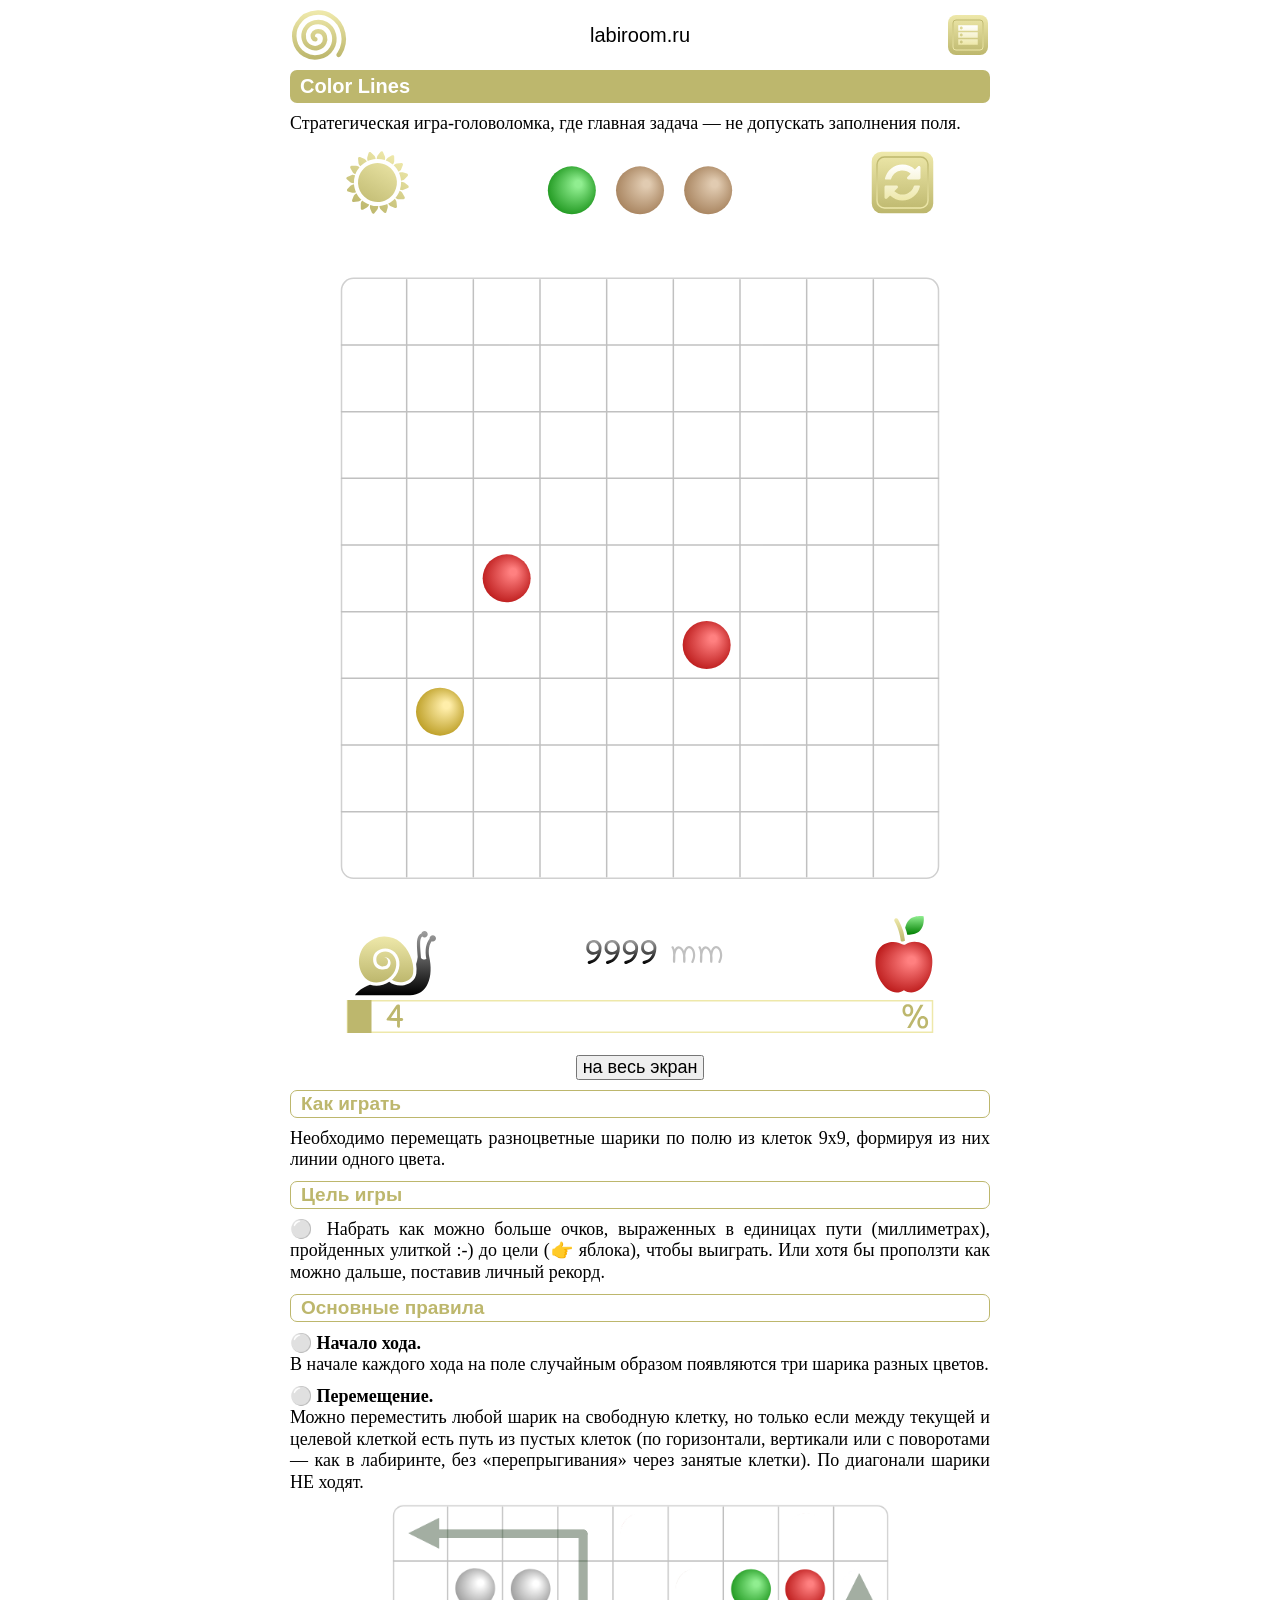
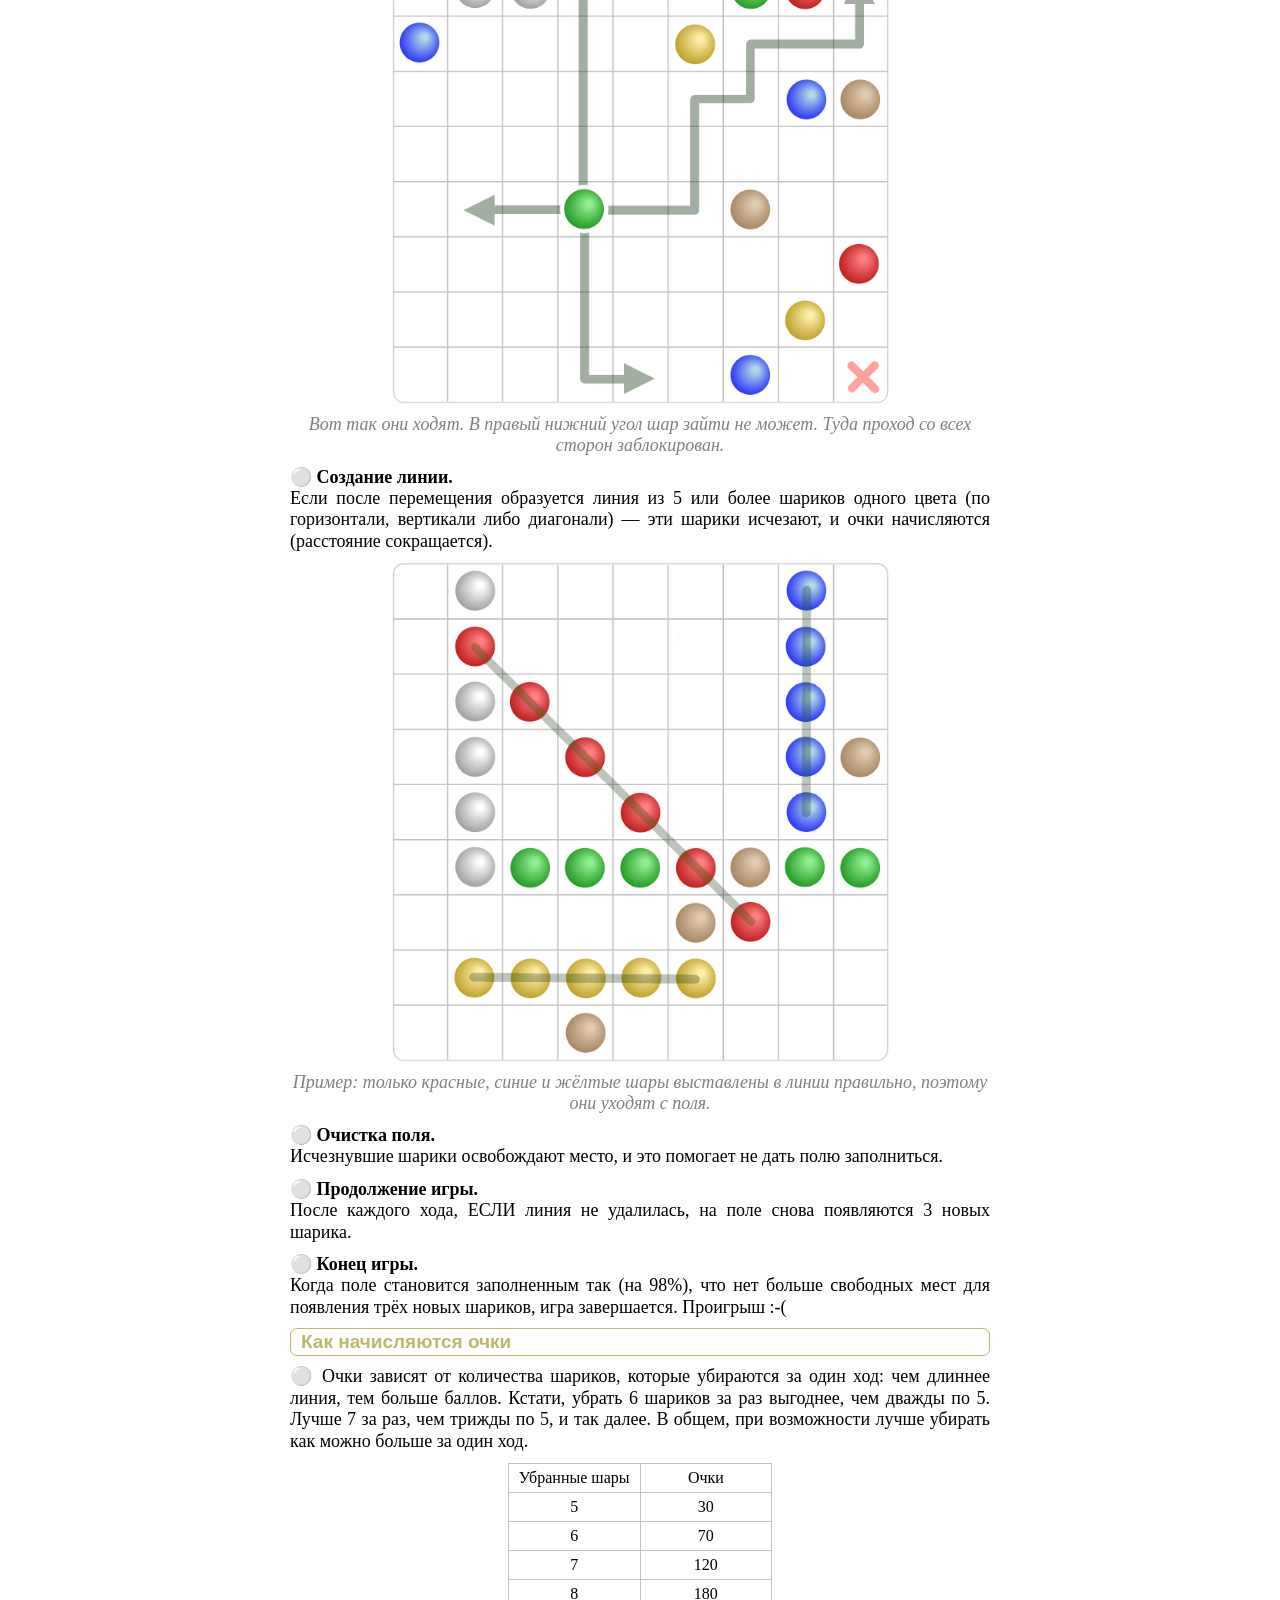
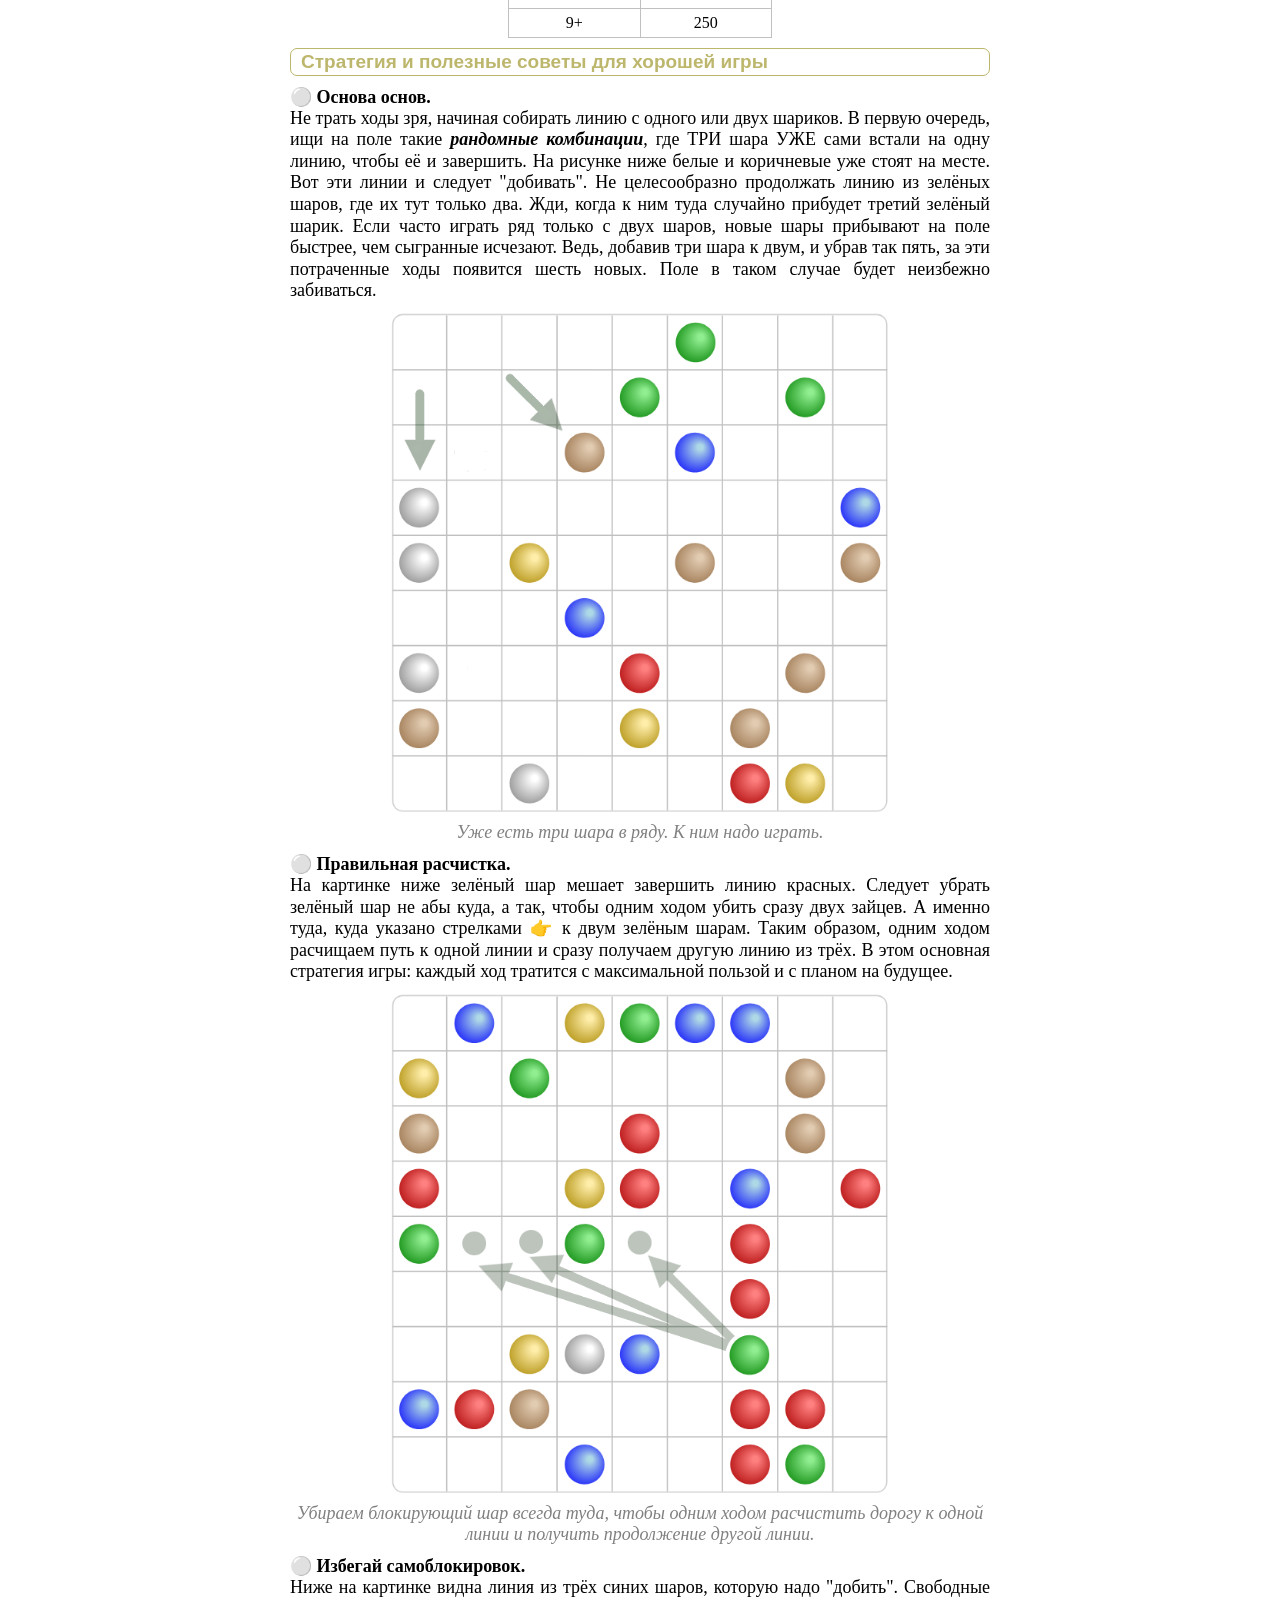
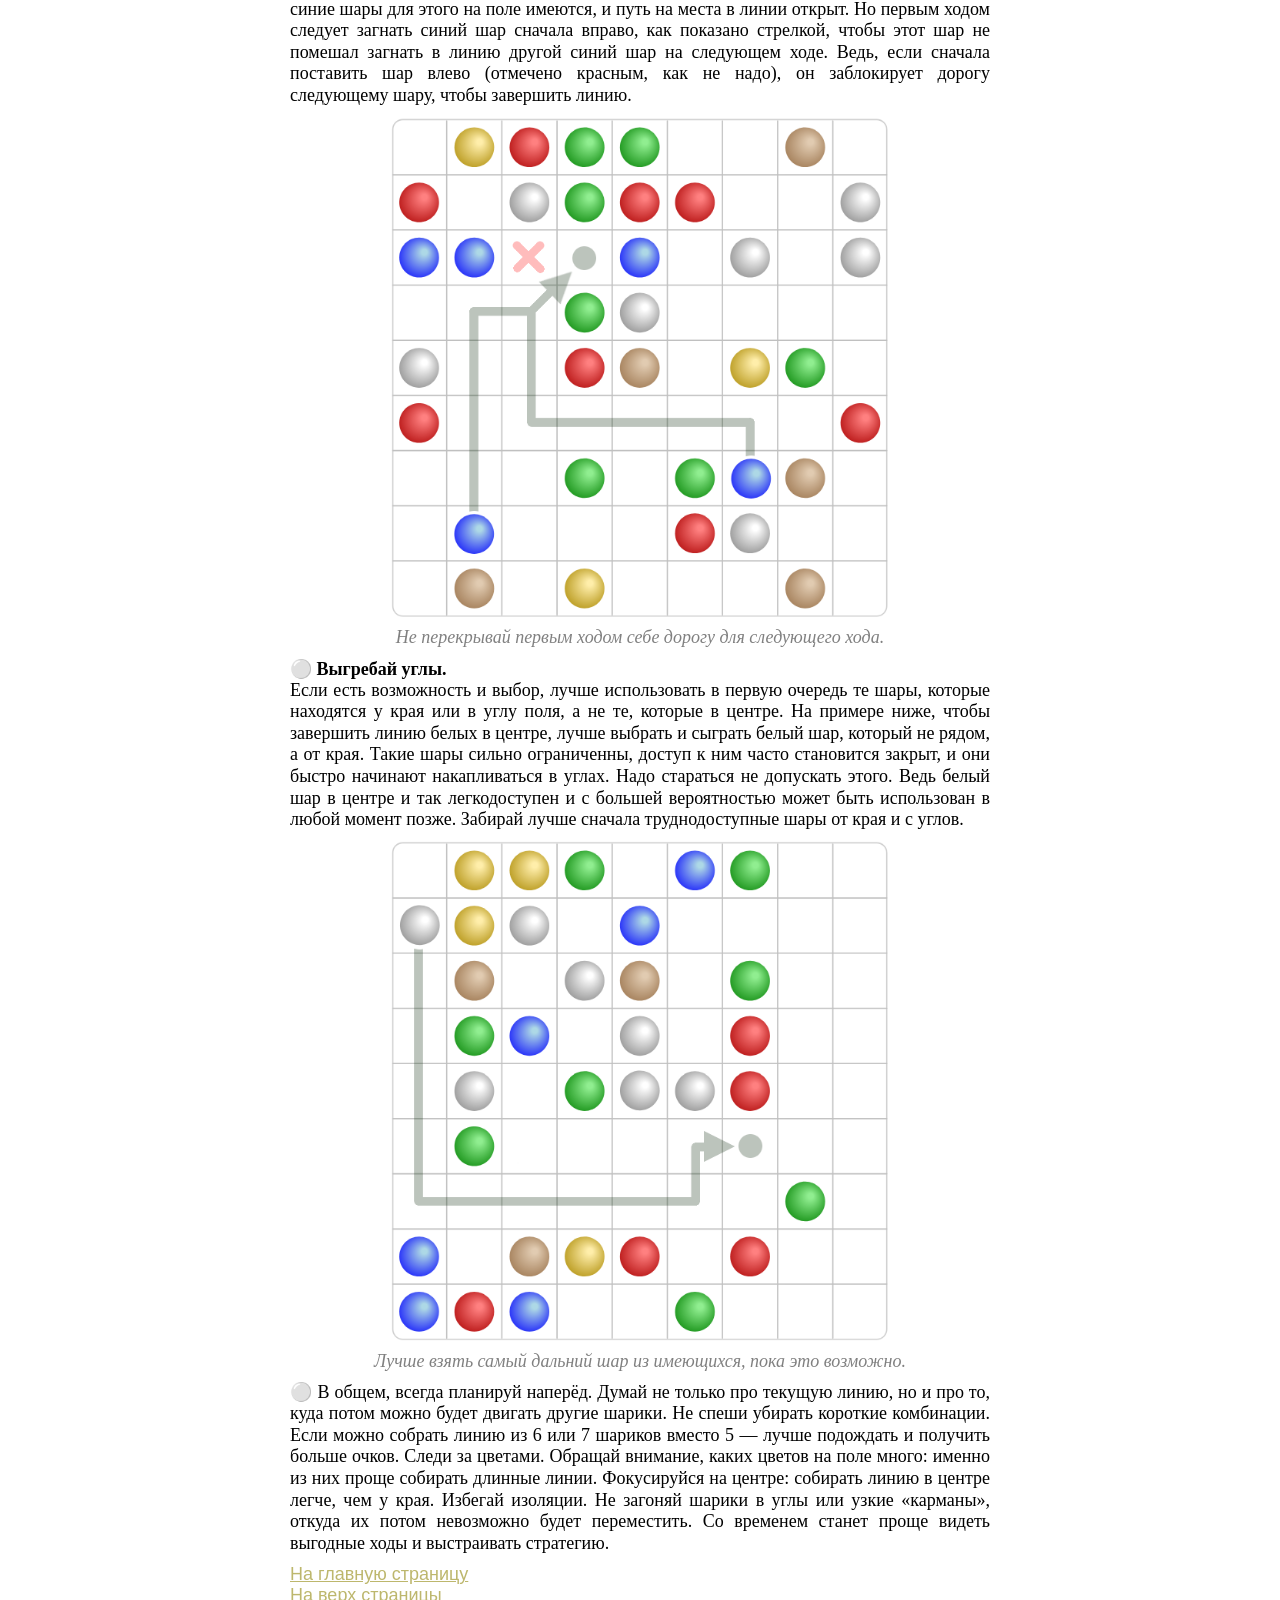
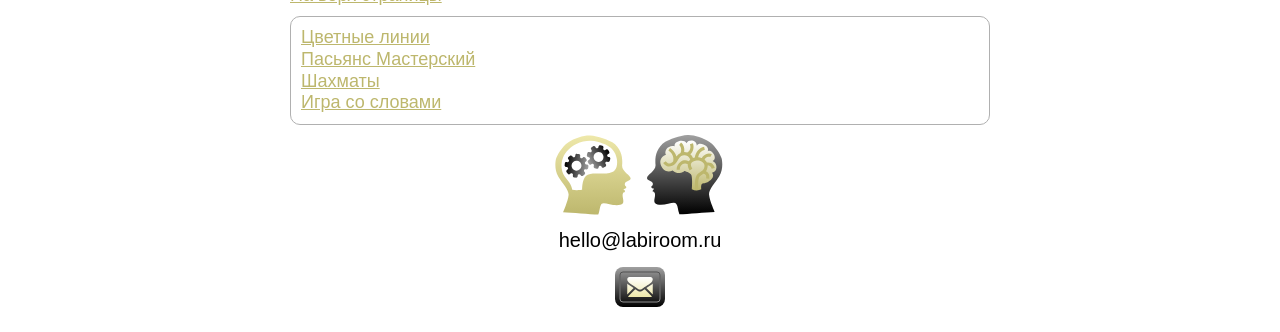
<file: color-lines/index.html>
<!DOCTYPE html>
<html lang='ru'>
<head>
<meta charset='utf-8'>
<meta name='viewport' content='width=device-width,initial-scale=1.0'>
<title>Color Lines: правила и стратегия ходов</title>
<meta name="description" content="Построение линий из шариков одного цвета, управление пространством.">

<!-- Yandex.Metrika counter -->
<script type="text/javascript">
    (function(m,e,t,r,i,k,a){
        m[i]=m[i]||function(){(m[i].a=m[i].a||[]).push(arguments)};
        m[i].l=1*new Date();
        for (var j = 0; j < document.scripts.length; j++) {if (document.scripts[j].src === r) { return; }}
        k=e.createElement(t),a=e.getElementsByTagName(t)[0],k.async=1,k.src=r,a.parentNode.insertBefore(k,a)
    })(window, document,'script','https://mc.yandex.ru/metrika/tag.js?id=114252557', 'ym');

    ym(114252557, 'init', {ssr:true, webvisor:true, clickmap:true, ecommerce:"dataLayer", referrer: document.referrer, url: location.href, accurateTrackBounce:true, trackLinks:true});
</script>
<noscript><div><img src="https://mc.yandex.ru/watch/114252557" style="position:absolute; left:-9999px;" alt="" /></div></noscript>
<!-- /Yandex.Metrika counter -->

<link rel="icon" type="image/svg+xml" href="/favicon.svg">
<link rel="icon" type="image/png" href="/favicon.png">
<link rel="apple-touch-icon" href="/apple-touch-icon.png">

<link rel='stylesheet' href='../assets/style.css'>
<style></style>
<script src='../assets/DrawSVG.js'></script>
</head>

<body>

<header>
 <a href='../' aria-label='Главная'><svg id='logo-picture'></svg></a>
 <div>labiroom.ru</div>
 <svg id='navigation-button'></svg>
 <nav id='header-navigation'>
  <ul>
   <li><a href='../'>Главная</a></li>	
   <li><a href='../color-lines/'>Цветные линии</a></li>	
   <li><a href='../master/'>Пасьянс Мастерский</a></li>	
   <li><a href='../chess-variants/'>Шахматы</a></li>	
   <li><a href='../aforizbuka/'>Игра со словами</a></li>	
  </ul>
 </nav>
</header>

<main>

<h1>Color Lines</h1>
<p>Стратегическая игра‑головоломка, где главная задача — не допускать заполнения поля.</p>

<div id='game-board'>
<svg id='play-arena'><g id='arena-root'></g><defs></defs></svg>
<button id='full-screen'>на весь экран</button>
</div>

</p>

<h2>Как играть</h2>
<p>
Необходимо перемещать разноцветные шарики по полю из клеток 9x9, формируя из них линии одного цвета.
</p>

<h2>Цель игры</h2>

<p>
&#9898 Набрать как можно больше очков, выраженных в единицах пути (миллиметрах), пройденных улиткой :-) до цели (&#128073 яблока), чтобы выиграть.
Или хотя бы проползти как можно дальше, поставив личный рекорд.
</p>

<h2>Основные правила</h2>

<h3>&#9898 Начало хода.</h3>
<p> 
В начале каждого хода на поле случайным образом появляются три шарика разных цветов.
</p>

<h3>&#9898 Перемещение.</h3>
<p> 
Можно переместить любой шарик на свободную клетку, но только если между текущей и целевой клеткой есть путь из пустых клеток (по горизонтали, вертикали или с поворотами — 
как в лабиринте, без «перепрыгивания» через занятые клетки).
По диагонали шарики НЕ ходят.
</p>
<figure>
<img src='img_a.png' alt='пример перемещения шаров по игровому полю' />
<figcaption>Вот так они ходят. В правый нижний угол шар зайти не может. Туда проход со всех сторон заблокирован.</figcaption>
</figure>

<h3>&#9898 Создание линии.</h3>
<p> 
Если после перемещения образуется линия из 5 или более шариков одного цвета (по горизонтали, вертикали либо диагонали) — эти шарики исчезают, и очки начисляются (расстояние сокращается).
</p>
<figure>
<img src='img_b.png' alt='пример правильных линий из шаров на игровом поле' />
<figcaption>Пример: только красные, синие и жёлтые шары выставлены в линии правильно, поэтому они уходят с поля.</figcaption>
</figure>

<h3>&#9898 Очистка поля.</h3>
<p> 
Исчезнувшие шарики освобождают место, и это помогает не дать полю заполниться.
</p>

<h3>&#9898 Продолжение игры.</h3> 
<p>
После каждого хода, ЕСЛИ линия не удалилась, на поле снова появляются 3 новых шарика.
</p>

<h3>&#9898 Конец игры.</h3>
<p> 
Когда поле становится заполненным так (на 98%), что нет больше свободных мест для появления трёх новых шариков, игра завершается. Проигрыш :-(
</p>

<h2>Как начисляются очки</h2>

<p>
&#9898 Очки зависят от количества шариков, которые убираются за один ход: чем длиннее линия, тем больше баллов. 
Кстати, убрать 6 шариков за раз выгоднее, чем дважды по 5. Лучше 7 за раз, чем трижды по 5, и так далее. 
В общем, при возможности лучше убирать как можно больше за один ход.
</p>
<table>
<colgroup>
<col style="width: 50%;">
<col style="width: 50%;">
</colgroup>
<tr><td>Убранные шары</td><td>Очки</td></tr>
<tr><td>5</td><td>30</td></tr>
<tr><td>6</td><td>70</td></tr>
<tr><td>7</td><td>120</td></tr>
<tr><td>8</td><td>180</td></tr>
<tr><td>9+</td><td>250</td></tr>
</table>

<h2>Стратегия и полезные советы для хорошей игры</h2>

<h3>&#9898 Основа основ.</h3>
<p>
Не трать ходы зря, начиная собирать линию с одного или двух шариков.
В первую очередь, ищи на поле такие <b><i>рандомные комбинации</i></b>, где ТРИ шара УЖЕ сами встали на одну линию, чтобы её и завершить.
На рисунке ниже белые и коричневые уже стоят на месте. Вот эти линии и следует "добивать".
Не целесообразно продолжать линию из зелёных шаров, где их тут только два. Жди, когда к ним туда случайно прибудет третий зелёный шарик.
Если часто играть ряд только с двух шаров, новые шары прибывают на поле быстрее, чем сыгранные исчезают.
Ведь, добавив три шара к двум, и убрав так пять, за эти потраченные ходы появится шесть новых.
Поле в таком случае будет неизбежно забиваться.
</p>
<figure>
<img src='img_c.png' alt='пример линий с уже тремя шарами в ряду' />
<figcaption>Уже есть три шара в ряду. К ним надо играть.</figcaption>
</figure>

<h3>&#9898 Правильная расчистка.</h3>
<p>
На картинке ниже зелёный шар мешает завершить линию красных.
Следует убрать зелёный шар не абы куда, а так, чтобы одним ходом убить сразу двух зайцев. А именно туда, куда указано стрелками &#128073 к двум зелёным шарам.
Таким образом, одним ходом расчищаем путь к одной линии и сразу получаем другую линию из трёх.
В этом основная стратегия игры: каждый ход тратится с максимальной пользой и с планом на будущее.
</p>
<figure>
<img src='img_d.png' alt='пример правильной расчистки' />
<figcaption>Убираем блокирующий шар всегда туда, чтобы одним ходом расчистить дорогу к одной линии и получить продолжение другой линии.</figcaption>
</figure>

<h3>&#9898 Избегай самоблокировок.</h3>
<p>
Ниже на картинке видна линия из трёх синих шаров, которую надо "добить".
Свободные синие шары для этого на поле имеются, и путь на места в линии открыт.
Но первым ходом следует загнать синий шар сначала вправо, как показано стрелкой, чтобы этот шар не помешал загнать в линию другой синий шар на следующем ходе.
Ведь, если сначала поставить шар влево (отмечено красным, как не надо), он заблокирует дорогу следующему шару, чтобы завершить линию.
</p>
<figure>
<img src='img_e.png' alt='пример недопущения самоблокировки' />
<figcaption>Не перекрывай первым ходом себе дорогу для следующего хода.</figcaption>
</figure>

<h3>&#9898 Выгребай углы.</h3>
<p>Если есть возможность и выбор, лучше использовать в первую очередь те шары, которые находятся у края или в углу поля, а не те, которые в центре.
На примере ниже, чтобы завершить линию белых в центре, лучше выбрать и сыграть белый шар, который не рядом, а от края.
Такие шары сильно ограниченны, доступ к ним часто становится закрыт, и они быстро начинают накапливаться в углах.
Надо стараться не допускать этого. Ведь белый шар в центре и так легкодоступен и с большей вероятностью может быть использован в любой момент позже.
Забирай лучше сначала труднодоступные шары от края и с углов.</p>
<figure>
<img src='img_f.png' alt='пример использования дальнего шара' />
<figcaption>Лучше взять самый дальний шар из имеющихся, пока это возможно.</figcaption>
</figure>

<p>
&#9898 В общем, всегда планируй наперёд. Думай не только про текущую линию, но и про то, куда потом можно будет двигать другие шарики. 
Не спеши убирать короткие комбинации. Если можно собрать линию из 6 или 7 шариков вместо 5 — лучше подождать и получить больше очков. 
Следи за цветами. Обращай внимание, каких цветов на поле много: именно из них проще собирать длинные линии. 
Фокусируйся на центре: собирать линию в центре легче, чем у края.
Избегай изоляции. Не загоняй шарики в углы или узкие «карманы», откуда их потом невозможно будет переместить.
Со временем станет проще видеть выгодные ходы и выстраивать стратегию.<br />
</p>

</main>

<footer>
 <div class='JumpToPage'>
  <a href='../' class='JumpToPage'>На главную страницу</a>
  <a href='#top' class='JumpToPage'>На верх страницы</a>
 </div>
 <nav>
  <ul>
   <li><a href='../color-lines/'>Цветные линии</a></li>	
   <li><a href='../master/'>Пасьянс Мастерский</a></li>	
   <li><a href='../chess-variants/'>Шахматы</a></li>	
   <li><a href='../aforizbuka/'>Игра со словами</a></li>	
  </ul>
 </nav>
 <svg id='head-with-gears'></svg>
 <svg id='head-with-brain'></svg>
 <div>hello@labiroom.ru</div>
 <a href='mailto:hello@labiroom.ru'><svg id='write-a-mail-button'></svg></a>
</footer>

</body>

<script>
const W=400;
const H=600;
const SVG_arena=document.getElementById('play-arena');
//SVG_arena.style.background='radial-gradient(green 0%, green 50%, darkgreen 100%)';
SVG_arena.setAttribute('viewBox', '0 0 '+W+' '+H);
SVG_arena.isMaxWH=false;
if(SVG_arena.isMaxWH===true){ // for the fullscreen toggler
 SVG_arena.sMaxW=W+'px';
 SVG_arena.sMaxH=H+'px';
 SVG_arena.style.maxWidth=SVG_arena.sMaxW;
 SVG_arena.style.maxHeight=SVG_arena.sMaxH;
}
const DFS=$$(SVG_arena,'defs')
const G_root=$('arena-root');
getLinGrad('grdPale','#fff','#eee8aa',1,1,DFS);
const G_spin=getSpin(G_root,'url(#grdPic)',1,3,W,H,false);
G_spin.anim(true);
$('full-screen').onclick=function(){getFS();};
getPaint(DFS);
</script>

<script src='script.js'></script>
<script src='draw.js'></script>
<script src='box.js'></script>
<script src='btn.js'></script>
<script src='paint.js'></script>
<script src='move.js'></script>
<script src='get.js'></script>
<script src='board.js'></script>
<script src='score.js'></script>
<script src='cent.js'></script>
<script src='bounce.js'></script>
<script src='check.js'></script>
<script src='path.js'></script>
<script src='set.js'></script>
<script src='unit.js'></script>
<script src='wave.js'></script>
<script src='won.js'></script>
<script src='RUN.js'></script>
<script src='open.js'></script>

<script src='../assets/HeaderAndFooter.js'></script>

</html>
</file>
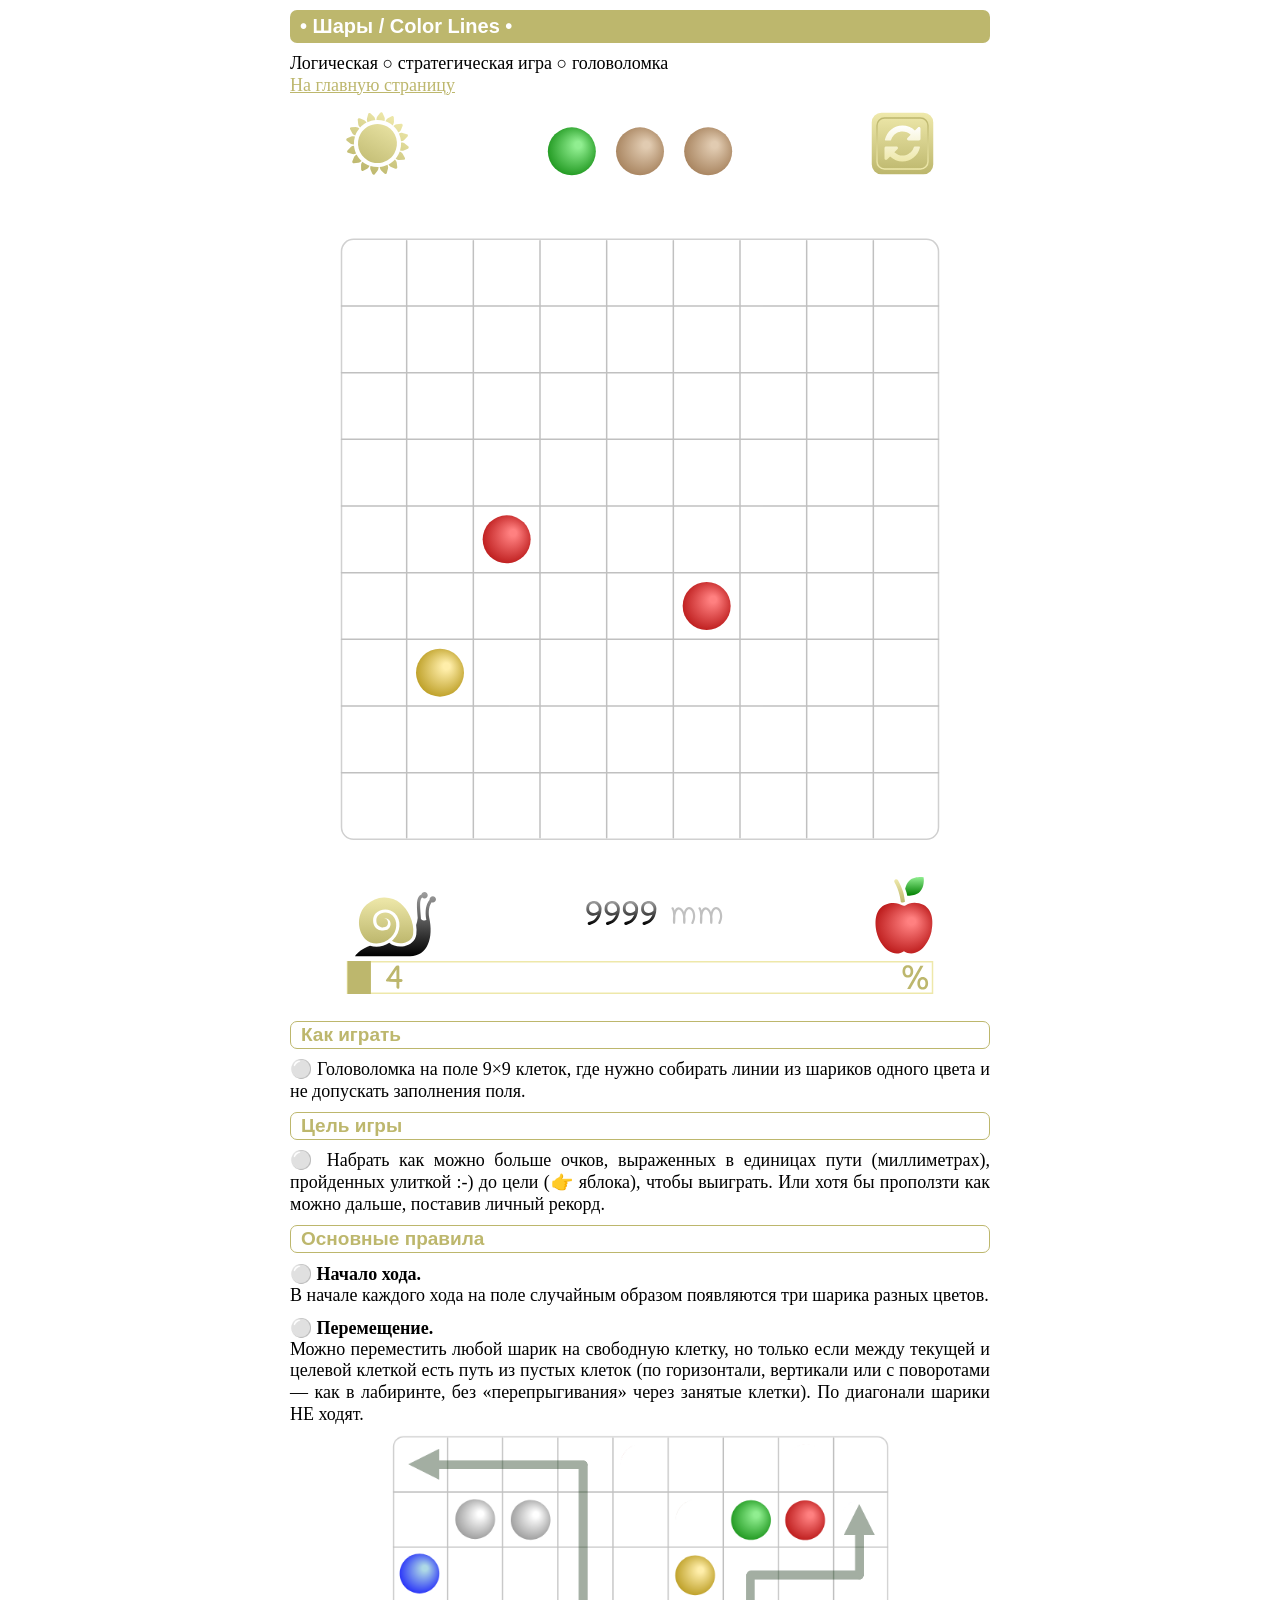
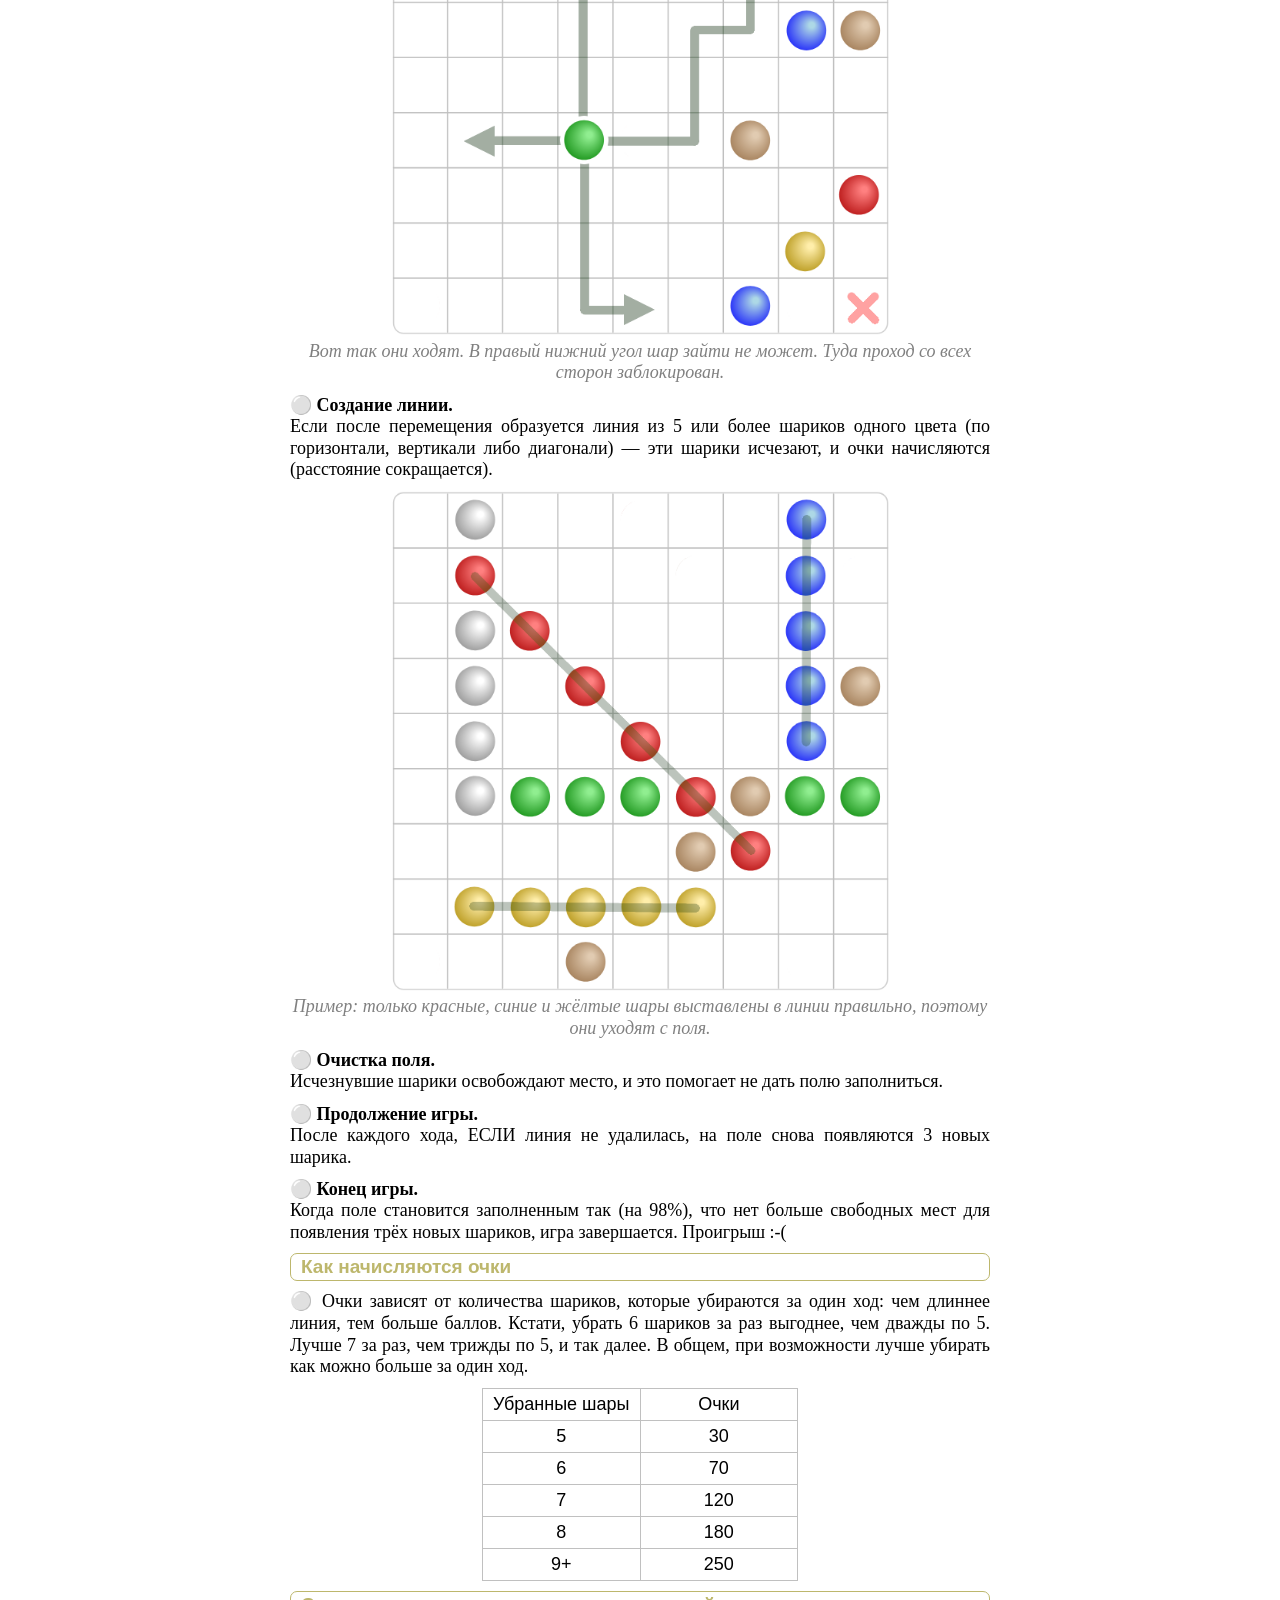
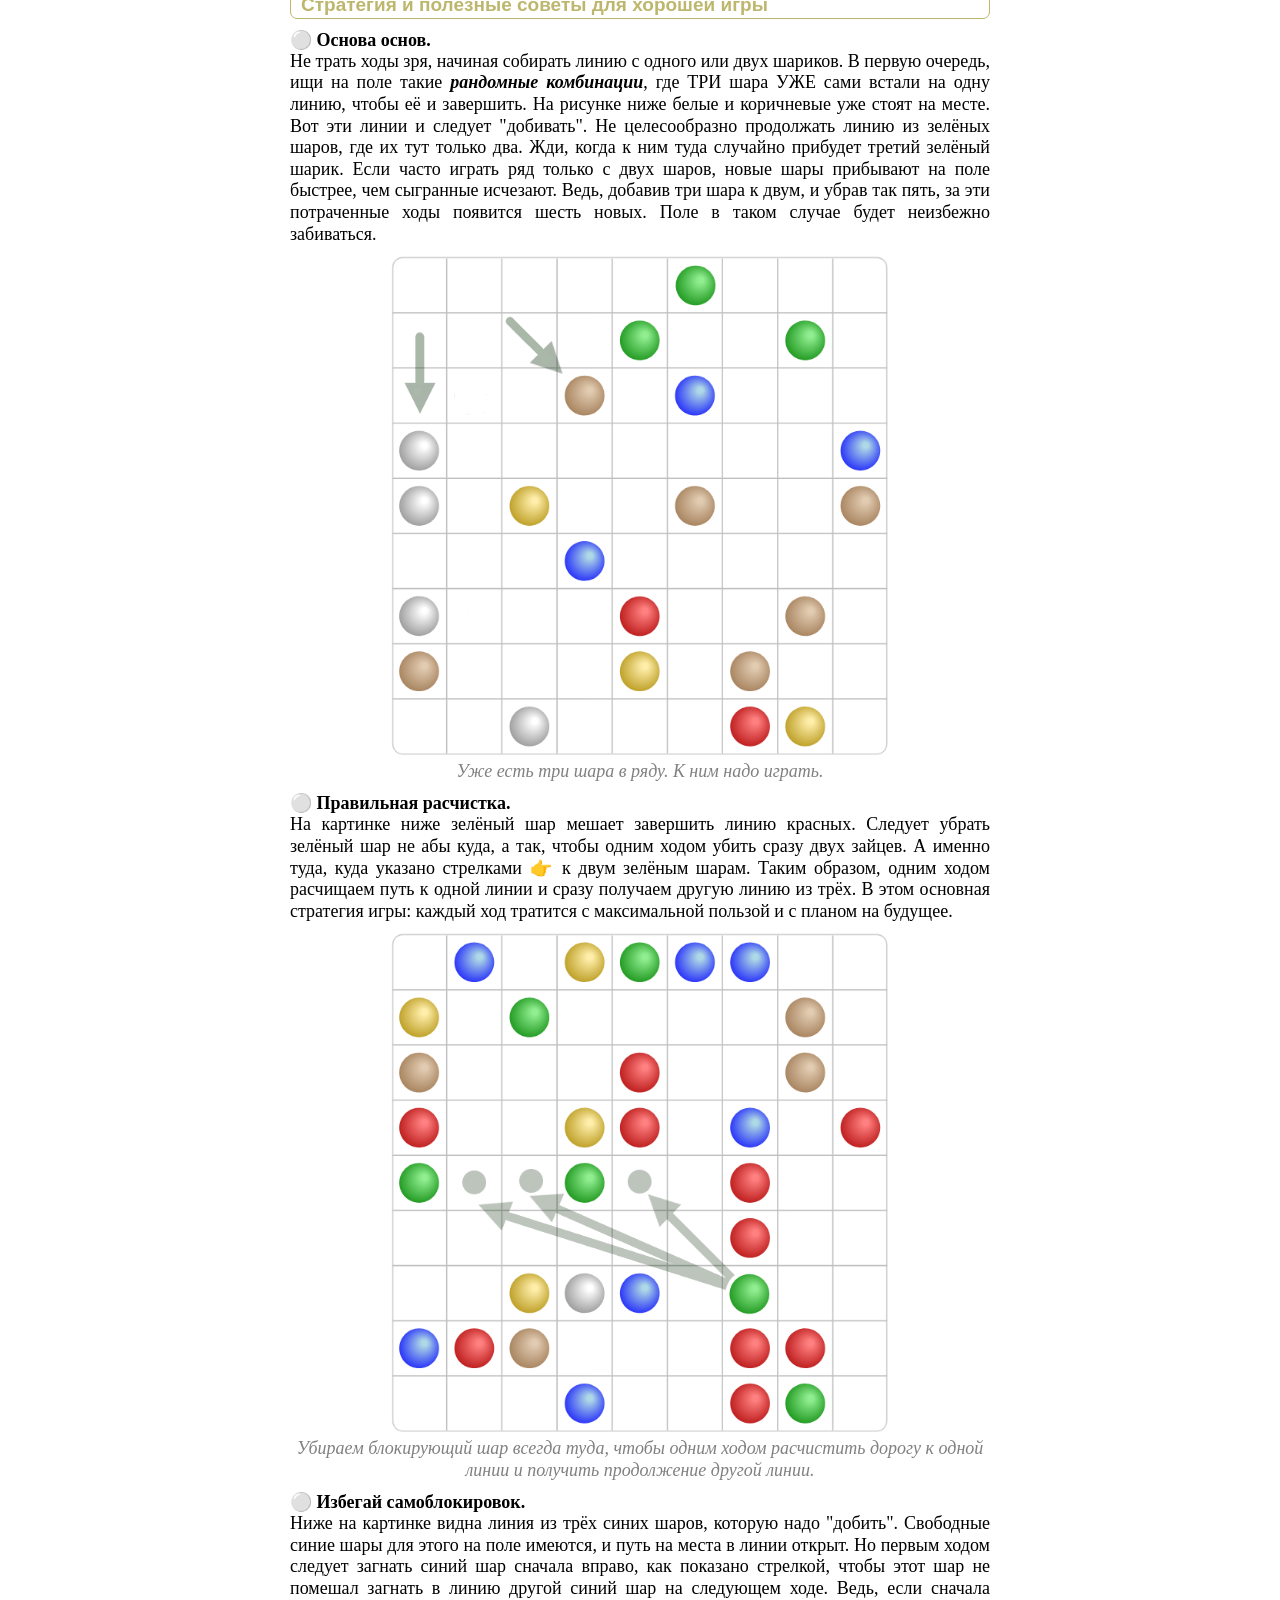
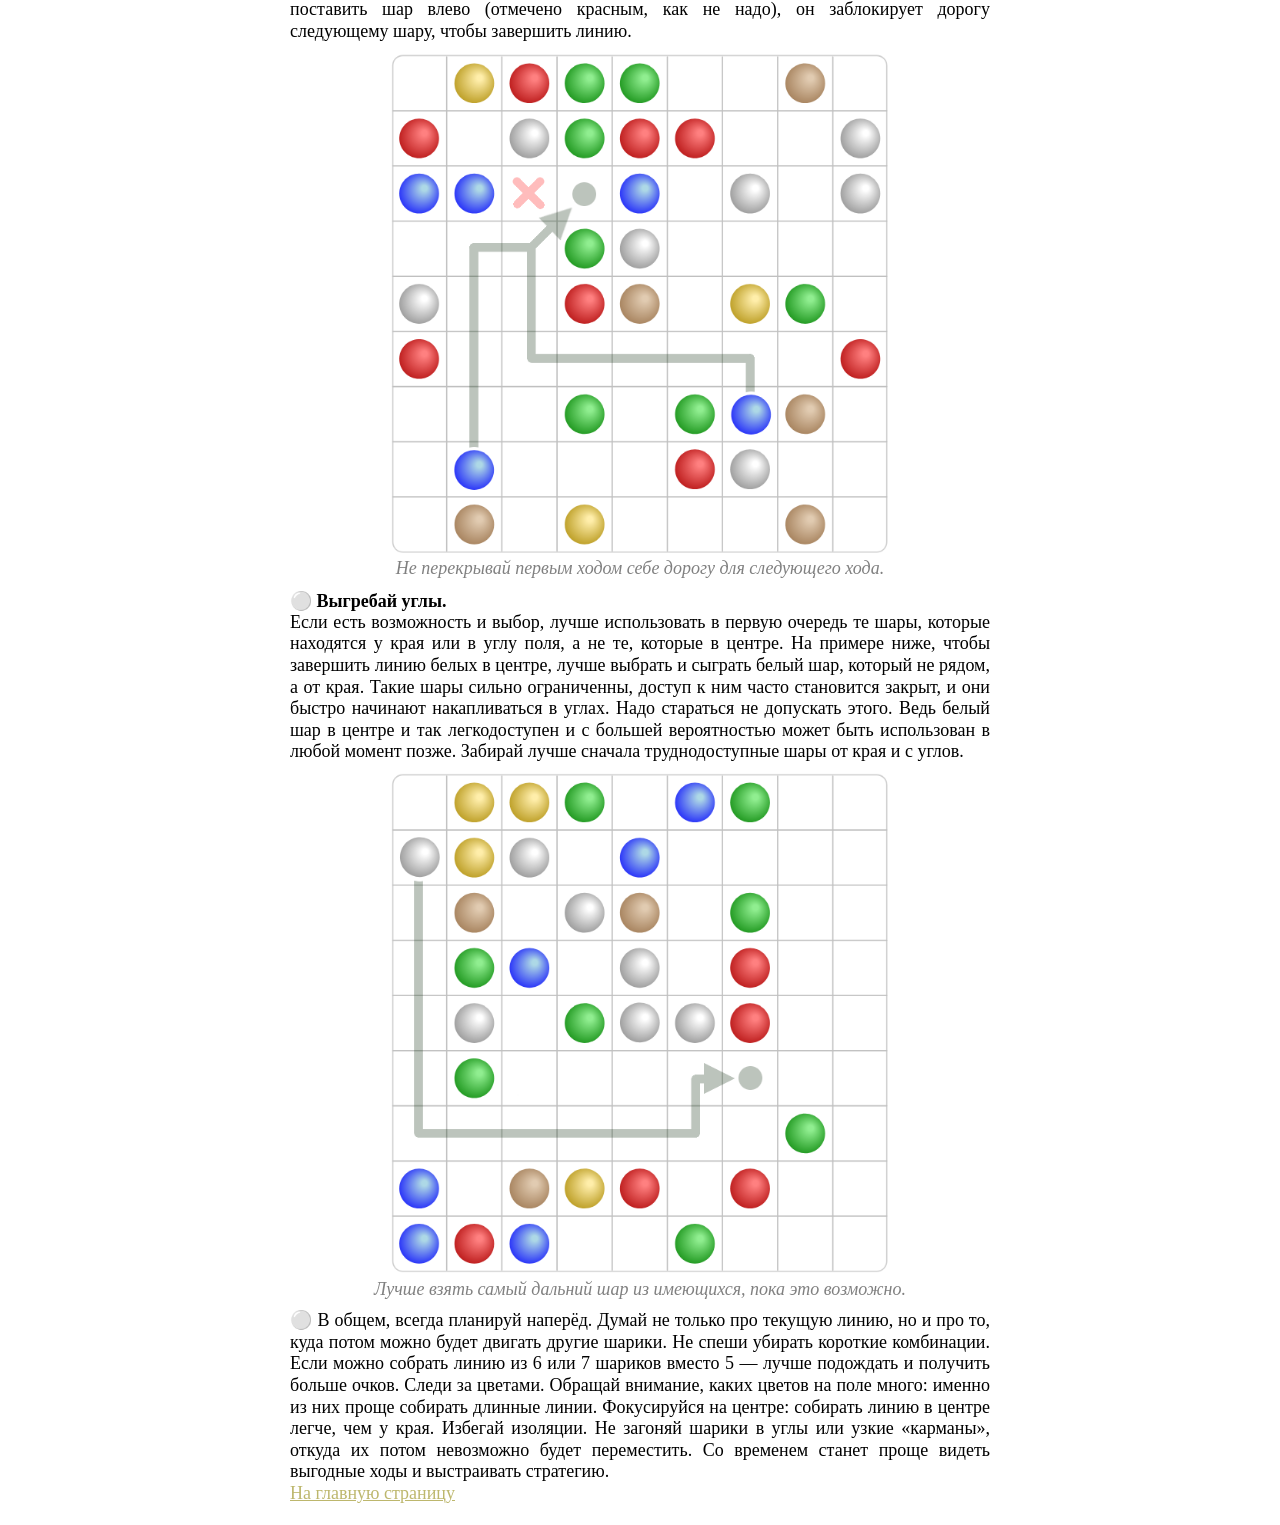
<file: lines/index.html>
<!DOCTYPE html>
<html lang='ru'>
<head>
<meta charset='utf-8'>
<meta name='viewport' content='width=device-width,initial-scale=1.0'>
<title>Color Lines Game Puzzle</title>
<link rel='icon' type='image/svg+xml' href='../assets/fav.svg'>
<link type='text/css' rel='stylesheet' href='style.css?v=1'>
<style type='text/css'>
svg{width:400px;height:600px;border:0px solid red;}
</style>
<!--script type='text/javascript' src='../script.js?v=1'></script-->
</head>
<body onload='init();'>
<main>
<h1>&#8226 Шары / Color Lines &#8226</h1>
<p>
Логическая &#9675 стратегическая игра &#9675 головоломка<br />
<a href='../'>На главную страницу</a>
</p>
<svg xmlns='http://www.w3.org/2000/svg'>
 <image xlink:href='' />
 <g id='gRoot'>
  <g id='gSpin'>
   <path fill='transparent' stroke='none' stroke-dth='0'  d='M 49.2 0 C 48.5 -0 48 0 47.3 0 C 31.3 0.4 15.7 8.2 6.8 22.8 C -6 43.5 -0.3 72 20.8 84.8 C 39.4 96 64.9 90.9 76.2 71.8 C 86 55.3 81.4 32.7 64.4 22.9 C 50 14.6 30.4 18.7 22.1 33.6 C 15.2 46 18.8 62.6 31.7 69.5 C 41.9 74.9 55.7 71.7 61 60.9 C 64.9 52.8 62.3 41.9 53.6 38.2 C 50.6 36.9 47.1 36.8 44 37.9 C 41 38.9 38.4 41.2 37.3 44.5 C 36.8 46.4 36.9 48.8 37.8 50.7 C 38.6 52.6 40.3 54.1 42.7 54.2 A 0.5 0.5 0 0 0 42.8 53.2 C 40.8 53.1 39.5 51.9 38.7 50.2 C 37.9 48.6 37.8 46.5 38.3 44.8 C 39.2 41.8 41.5 39.8 44.3 38.8 C 47.1 37.8 50.4 38 53.2 39.1 C 61.3 42.6 63.8 52.9 60.1 60.5 C 55 70.8 41.9 73.7 32.1 68.6 C 19.8 62 16.3 46 22.9 34.1 C 31 19.7 50 15.7 63.9 23.8 C 80.4 33.3 84.9 55.3 75.4 71.3 C 64.4 89.9 39.5 94.9 21.3 83.9 C 0.7 71.4 -4.9 43.5 7.6 23.3 C 21.6 0.6 52.4 -5.5 74.8 8.4 C 99.6 23.9 106.1 57.7 90.7 82.1 C 90.1 83.1 89.5 84.1 88.8 85 A 0.5 0.5 0 1 0 89.6 85.6 C 90.3 84.7 91 83.7 91.6 82.7 C 107.3 57.8 100.6 23.4 75.3 7.6 C 67.3 2.6 58.2 0.1 49.2 0 z'/>
  </g>
 </g>
 <defs>
  <linearGradient id='grdBtn' x1='0' x2='0' y1='0' y2='1'>
   <stop offset='0%' stop-color='#eee8aa' stop-opacity='1' />
   <stop offset='100%' stop-color='#bdb76d' stop-opacity='1' />
  </linearGradient> 
 </defs>
</svg>

<h2>Как играть</h2>

<p>
&#9898 Головоломка на поле 9×9 клеток, где нужно собирать линии из шариков одного цвета и не допускать заполнения поля.
</p>

<h2>Цель игры</h2>

<p>
&#9898 Набрать как можно больше очков, выраженных в единицах пути (миллиметрах), пройденных улиткой :-) до цели (&#128073 яблока), чтобы выиграть.
Или хотя бы проползти как можно дальше, поставив личный рекорд.
</p>

<h2>Основные правила</h2>

<h3>&#9898 Начало хода.</h3>
<p> 
В начале каждого хода на поле случайным образом появляются три шарика разных цветов.
</p>

<h3>&#9898 Перемещение.</h3>
<p> 
Можно переместить любой шарик на свободную клетку, но только если между текущей и целевой клеткой есть путь из пустых клеток (по горизонтали, вертикали или с поворотами — 
как в лабиринте, без «перепрыгивания» через занятые клетки).
По диагонали шарики НЕ ходят.
</p>
<p class='img'>
<img src='img_a.png' alt='пример перемещения шаров по игровому полю' /><br />
Вот так они ходят. В правый нижний угол шар зайти не может. Туда проход со всех сторон заблокирован.
</p>

<h3>&#9898 Создание линии.</h3>
<p> 
Если после перемещения образуется линия из 5 или более шариков одного цвета (по горизонтали, вертикали либо диагонали) — эти шарики исчезают, и очки начисляются (расстояние сокращается).
</p>
<p class='img'>
<img src='img_b.png' alt='пример правильных линий из шаров на игровом поле' /><br />
Пример: только красные, синие и жёлтые шары выставлены в линии правильно, поэтому они уходят с поля.
</p>

<h3>&#9898 Очистка поля.</h3>
<p> 
Исчезнувшие шарики освобождают место, и это помогает не дать полю заполниться.
</p>

<h3>&#9898 Продолжение игры.</h3> 
<p>
После каждого хода, ЕСЛИ линия не удалилась, на поле снова появляются 3 новых шарика.
</p>

<h3>&#9898 Конец игры.</h3>
<p> 
Когда поле становится заполненным так (на 98%), что нет больше свободных мест для появления трёх новых шариков, игра завершается. Проигрыш :-(
</p>

<h2>Как начисляются очки</h2>

<p>
&#9898 Очки зависят от количества шариков, которые убираются за один ход: чем длиннее линия, тем больше баллов. 
Кстати, убрать 6 шариков за раз выгоднее, чем дважды по 5. Лучше 7 за раз, чем трижды по 5, и так далее. 
В общем, при возможности лучше убирать как можно больше за один ход.
</p>
<table>
<colgroup>
<col style="width: 50%;">
<col style="width: 50%;">
</colgroup>
<tr><td>Убранные шары</td><td>Очки</td></tr>
<tr><td>5</td><td>30</td></tr>
<tr><td>6</td><td>70</td></tr>
<tr><td>7</td><td>120</td></tr>
<tr><td>8</td><td>180</td></tr>
<tr><td>9+</td><td>250</td></tr>
</table>

<h2>Стратегия и полезные советы для хорошей игры</h2>

<h3>&#9898 Основа основ.</h3>
<p>
Не трать ходы зря, начиная собирать линию с одного или двух шариков.
В первую очередь, ищи на поле такие <b><i>рандомные комбинации</i></b>, где ТРИ шара УЖЕ сами встали на одну линию, чтобы её и завершить.
На рисунке ниже белые и коричневые уже стоят на месте. Вот эти линии и следует "добивать".
Не целесообразно продолжать линию из зелёных шаров, где их тут только два. Жди, когда к ним туда случайно прибудет третий зелёный шарик.
Если часто играть ряд только с двух шаров, новые шары прибывают на поле быстрее, чем сыгранные исчезают.
Ведь, добавив три шара к двум, и убрав так пять, за эти потраченные ходы появится шесть новых.
Поле в таком случае будет неизбежно забиваться.
</p>
<p class='img'>
<img src='img_c.png' alt='пример линий с уже тремя шарами в ряду' /><br />
Уже есть три шара в ряду. К ним надо играть.
</p>

<h3>&#9898 Правильная расчистка.</h3>
<p>
На картинке ниже зелёный шар мешает завершить линию красных.
Следует убрать зелёный шар не абы куда, а так, чтобы одним ходом убить сразу двух зайцев. А именно туда, куда указано стрелками &#128073 к двум зелёным шарам.
Таким образом, одним ходом расчищаем путь к одной линии и сразу получаем другую линию из трёх.
В этом основная стратегия игры: каждый ход тратится с максимальной пользой и с планом на будущее.
</p>
<p class='img'>
<img src='img_d.png' alt='пример правильной расчистки' /><br />
Убираем блокирующий шар всегда туда, чтобы одним ходом расчистить дорогу к одной линии и получить продолжение другой линии.
</p>

<h3>&#9898 Избегай самоблокировок.</h3>
<p>
Ниже на картинке видна линия из трёх синих шаров, которую надо "добить".
Свободные синие шары для этого на поле имеются, и путь на места в линии открыт.
Но первым ходом следует загнать синий шар сначала вправо, как показано стрелкой, чтобы этот шар не помешал загнать в линию другой синий шар на следующем ходе.
Ведь, если сначала поставить шар влево (отмечено красным, как не надо), он заблокирует дорогу следующему шару, чтобы завершить линию.
</p>
<p class='img'>
<img src='img_e.png' alt='пример недопущения самоблокировки' /><br />
Не перекрывай первым ходом себе дорогу для следующего хода.
</p>

<h3>&#9898 Выгребай углы.</h3>
<p>Если есть возможность и выбор, лучше использовать в первую очередь те шары, которые находятся у края или в углу поля, а не те, которые в центре.
На примере ниже, чтобы завершить линию белых в центре, лучше выбрать и сыграть белый шар, который не рядом, а от края.
Такие шары сильно ограниченны, доступ к ним часто становится закрыт, и они быстро начинают накапливаться в углах.
Надо стараться не допускать этого. Ведь белый шар в центре и так легкодоступен и с большей вероятностью может быть использован в любой момент позже.
Забирай лучше сначала труднодоступные шары от края и с углов.</p>
<p class='img'>
<img src='img_f.png' alt='пример использования дальнего шара' /><br />
Лучше взять самый дальний шар из имеющихся, пока это возможно.
</p>

<p>
&#9898 В общем, всегда планируй наперёд. Думай не только про текущую линию, но и про то, куда потом можно будет двигать другие шарики. 
Не спеши убирать короткие комбинации. Если можно собрать линию из 6 или 7 шариков вместо 5 — лучше подождать и получить больше очков. 
Следи за цветами. Обращай внимание, каких цветов на поле много: именно из них проще собирать длинные линии. 
Фокусируйся на центре: собирать линию в центре легче, чем у края.
Избегай изоляции. Не загоняй шарики в углы или узкие «карманы», откуда их потом невозможно будет переместить.
Со временем станет проще видеть выгодные ходы и выстраивать стратегию.<br />
<a href='../'>На главную страницу</a>
</p>

</main>
</body>

<script type='text/javascript'>
function init(){
 //getGrid(50,'#c0c0c0');
}
var W=400;
var H=600;
var Z=1;
var SVG=document.getElementsByTagName('svg')[0];
var DFS=document.getElementsByTagName('defs')[0];
var G_root=document.getElementById('gRoot');
var G_spin=document.getElementById('gSpin');
var IS_lock=true;
// ******* ZOOM ******* //
function setZoom(){
 var wPage=document.documentElement.clientWidth-20;
 var hPage=document.documentElement.clientHeight;
 var zWidth=wPage/W;
 var zHeight=hPage/H;
 if(zWidth>zHeight) Z=zHeight;
 else if(zWidth<zHeight) Z=zWidth;
 SVG.style.width=W*Z+'px';
 SVG.style.height=H*Z+'px';
 G_root.setAttribute('transform','scale('+Z+')');
}//****************************************************************************************
document.body.onorientationchange=function(){setZoom();}
document.body.onresize=function(){setZoom();}
setZoom();
//
G_spin.isOn=true;
G_spin.w=G_spin.getBBox().width;
G_spin.h=G_spin.getBBox().height;
G_spin.x=(W-G_spin.w)/2;
G_spin.y=(H-G_spin.h)/2;
G_spin.setAttribute('transform','translate('+G_spin.x+','+G_spin.y+')');
spin();
var pth=G_spin.getElementsByTagName('path')[0];
pth.setAttribute('fill','url(#grdBtn)');
pth.setAttribute('stroke','url(#grdBtn)');
pth.setAttribute('stroke-width','5');
function spin(){
 G_spin.r=0;
 G_spin.isOn=true;
 anmSpin();
}
function anmSpin(){
 G_spin.r+=3;
 G_spin.setAttribute('transform','translate('+G_spin.x+','+G_spin.y+') rotate('+G_spin.r+','+G_spin.w/2+','+G_spin.h/2+')');
 if(G_spin.isOn===true) requestAnimationFrame(function(){anmSpin();});
 else hideG(G_spin);
}
</script>

<script src='script.js'></script>
<script src='draw.js'></script>
<script src='box.js'></script>
<script src='btn.js'></script>
<script src='paint.js'></script>
<script src='move.js'></script>
<script src='get.js'></script>
<script src='board.js'></script>
<script src='score.js'></script>
<script src='cent.js'></script>
<script src='bounce.js'></script>
<script src='check.js'></script>
<script src='path.js'></script>
<script src='set.js'></script>
<script src='unit.js'></script>
<script src='wave.js'></script>
<script src='won.js'></script>
<script src='RUN.js'></script>
<script src='open.js'></script>

</html>
</file>
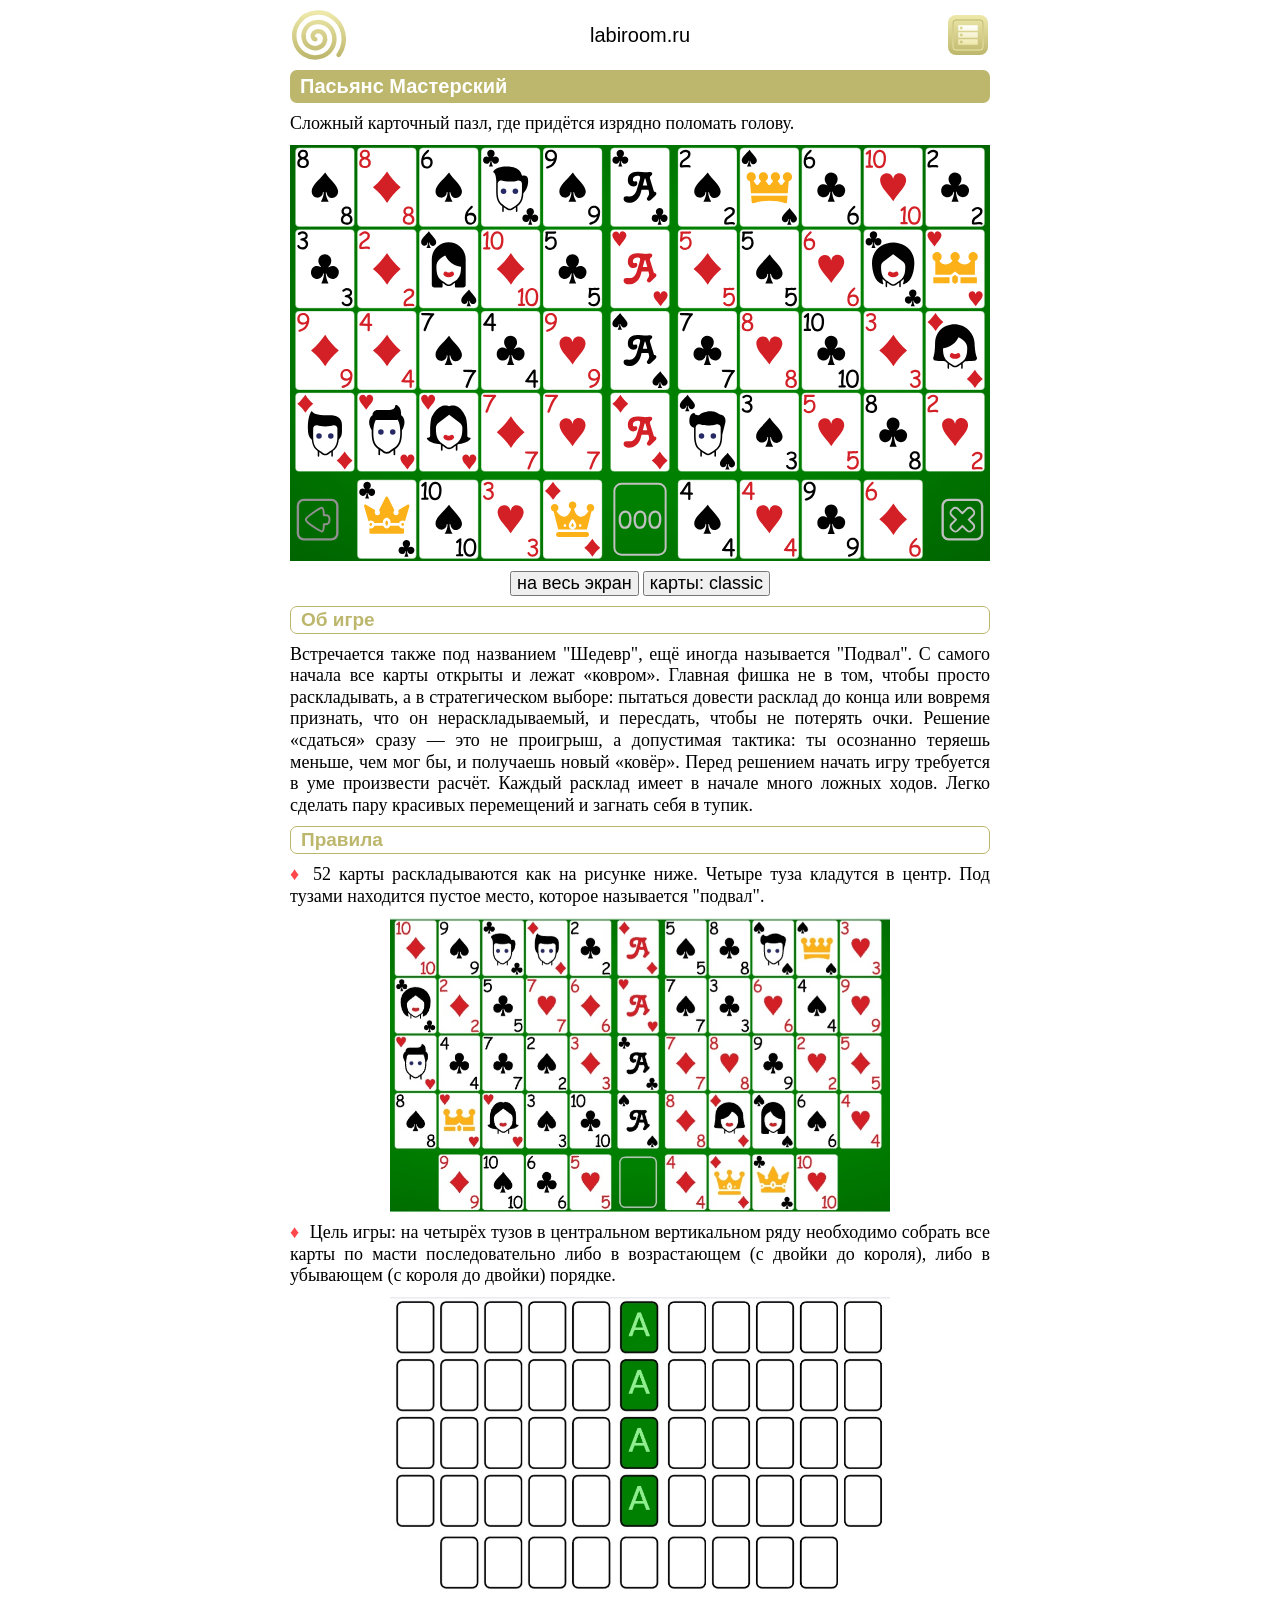
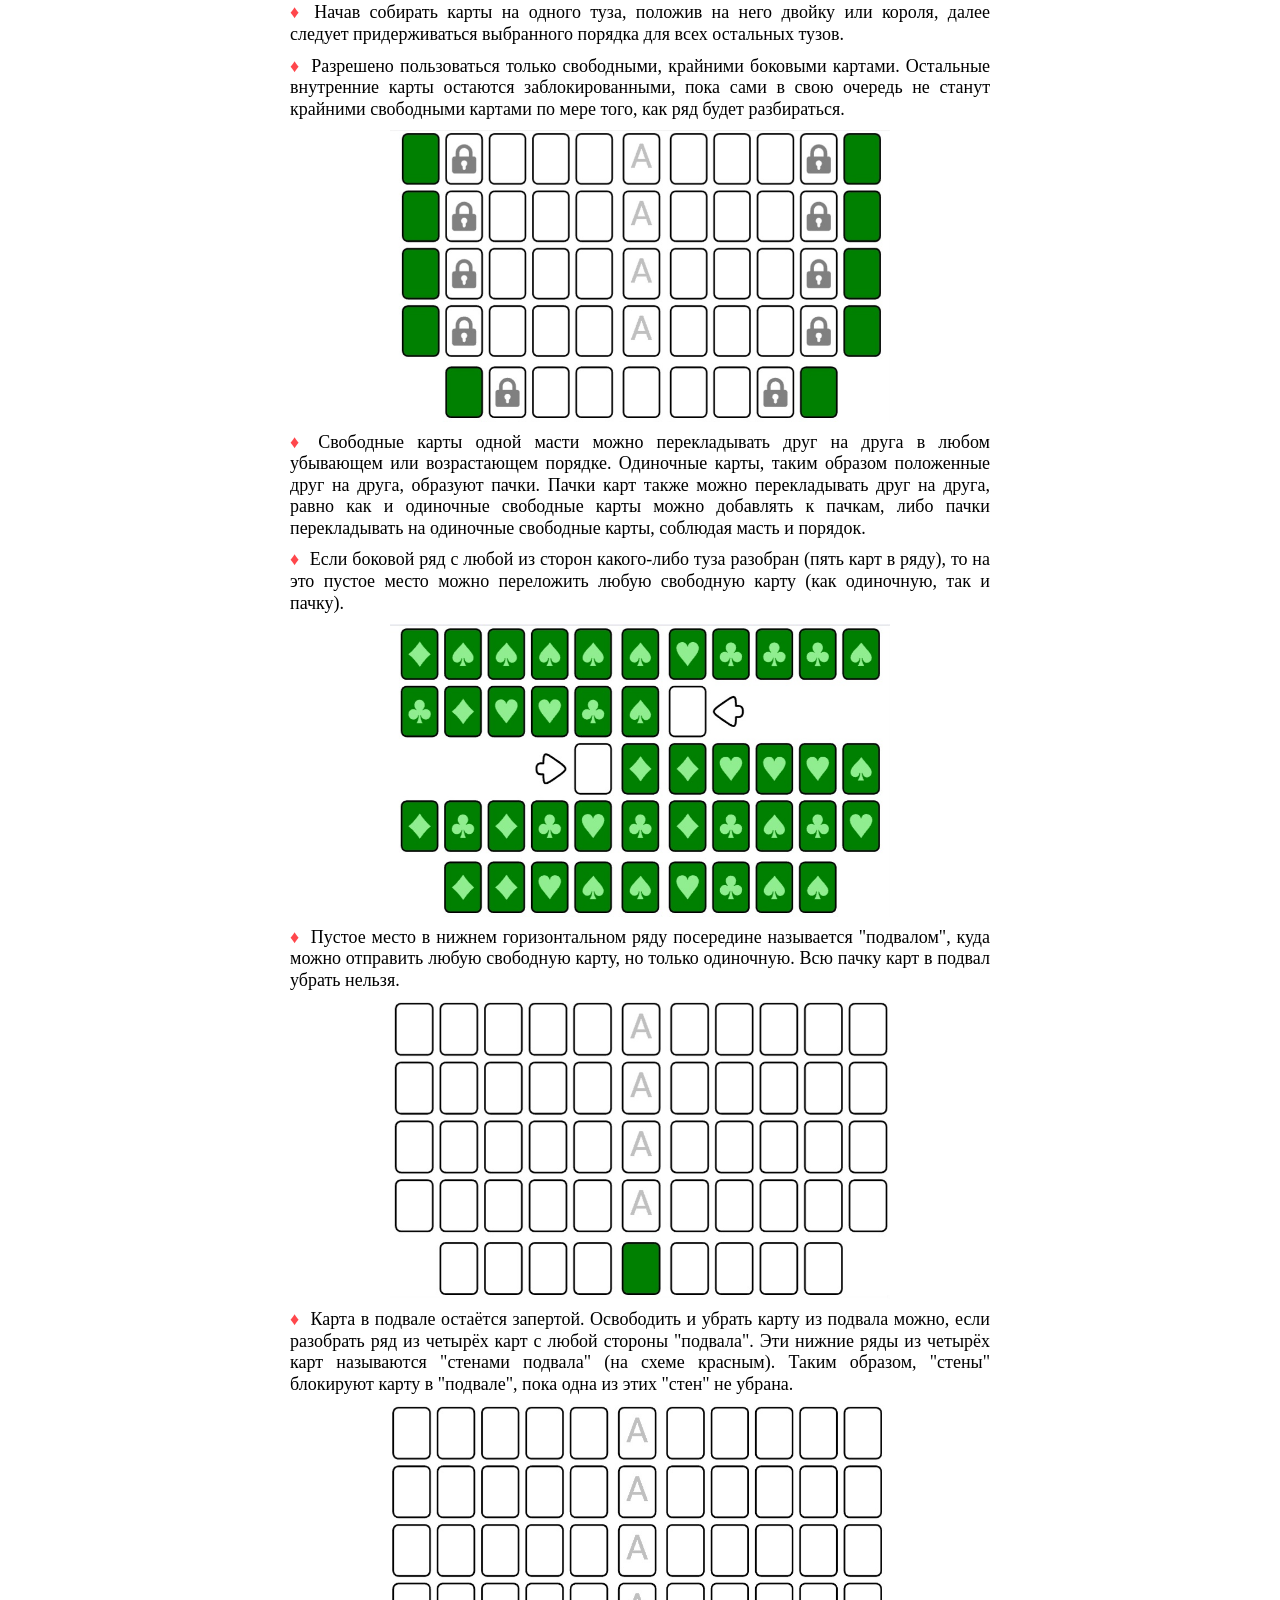
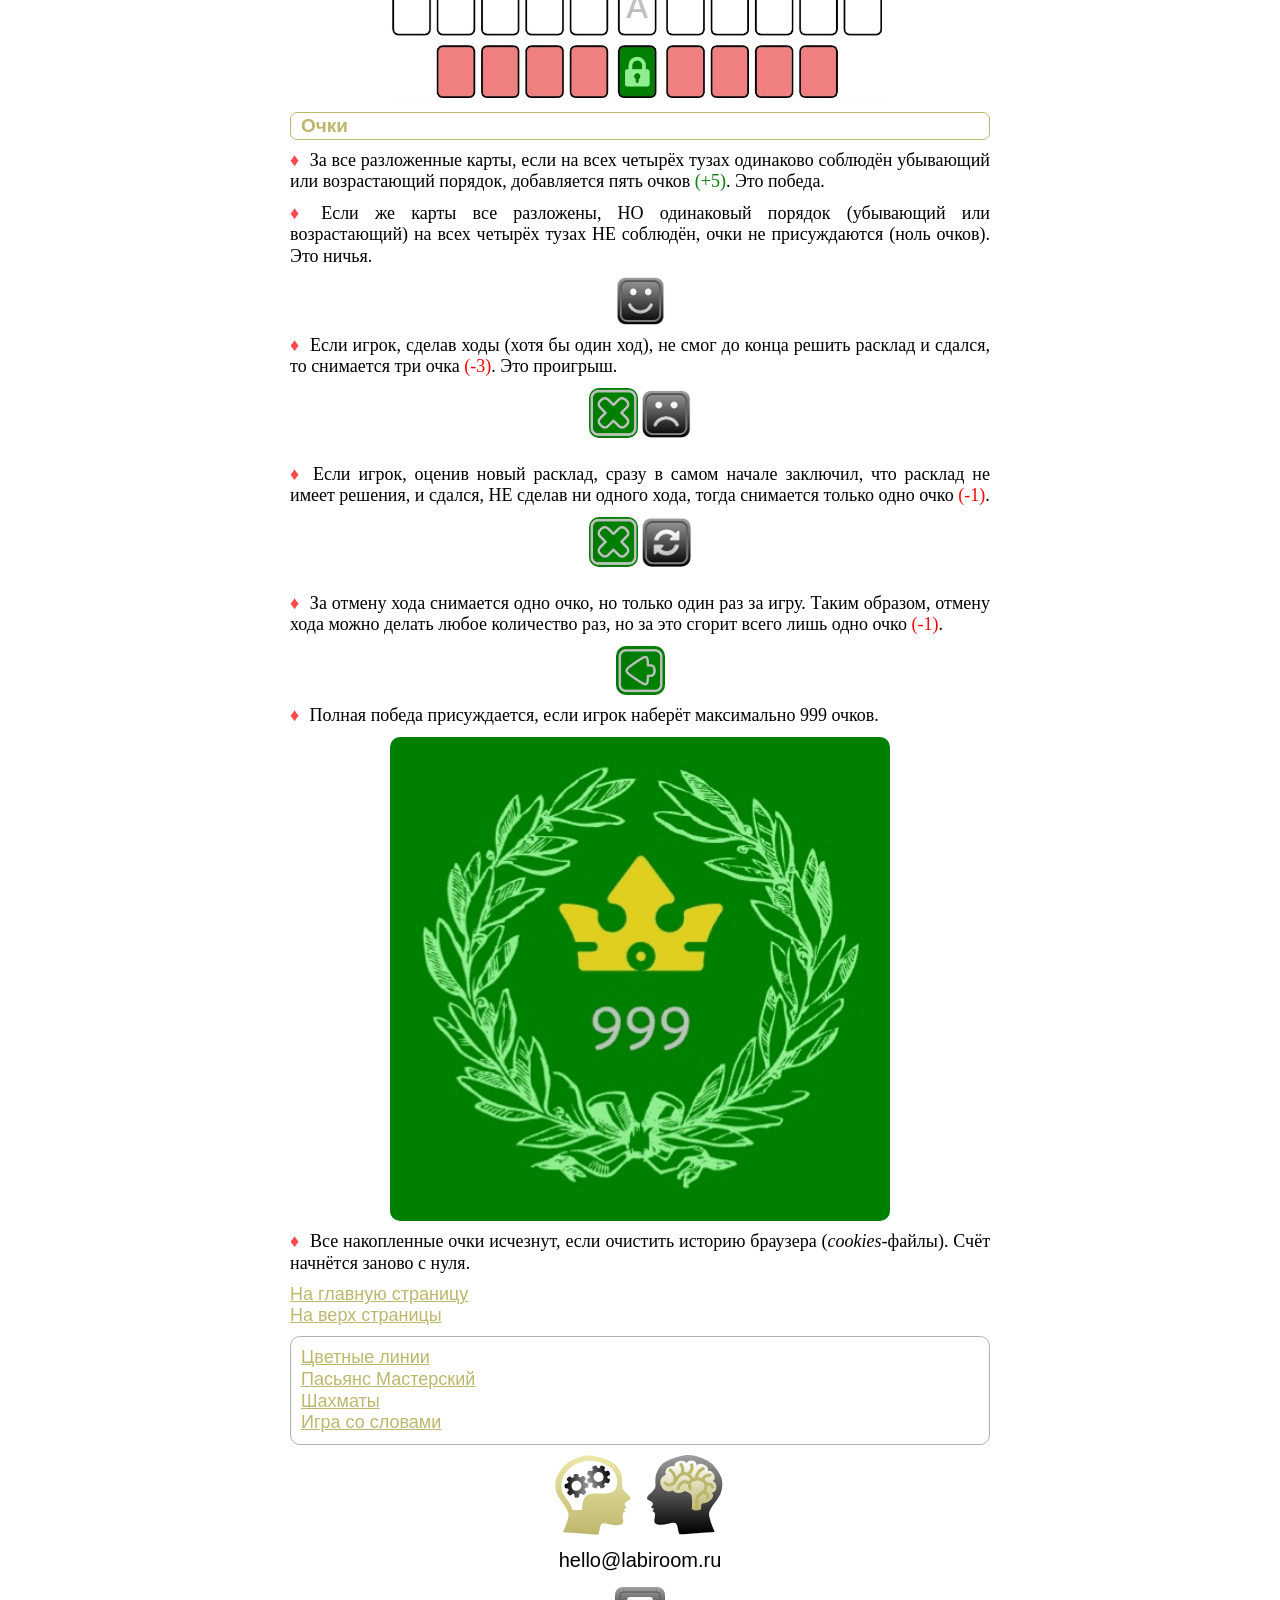
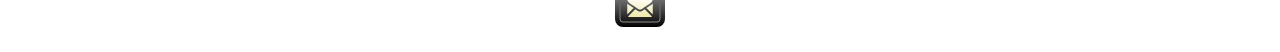
<file: master/index.html>
<!DOCTYPE html>
<html lang='ru'>
<head>
<meta charset='utf-8'>
<meta name='viewport' content='width=device-width,initial-scale=1.0'>
<title>Пасьянс Мастерский: правила и игра</title>
<meta name="description" content="Пасьянс Мастерский — стратегия и планирование ходов.">


<!-- Yandex.Metrika counter -->
<script type="text/javascript">
    (function(m,e,t,r,i,k,a){
        m[i]=m[i]||function(){(m[i].a=m[i].a||[]).push(arguments)};
        m[i].l=1*new Date();
        for (var j = 0; j < document.scripts.length; j++) {if (document.scripts[j].src === r) { return; }}
        k=e.createElement(t),a=e.getElementsByTagName(t)[0],k.async=1,k.src=r,a.parentNode.insertBefore(k,a)
    })(window, document,'script','https://mc.yandex.ru/metrika/tag.js?id=114252557', 'ym');

    ym(114252557, 'init', {ssr:true, webvisor:true, clickmap:true, ecommerce:"dataLayer", referrer: document.referrer, url: location.href, accurateTrackBounce:true, trackLinks:true});
</script>
<noscript><div><img src="https://mc.yandex.ru/watch/114252557" style="position:absolute; left:-9999px;" alt="" /></div></noscript>
<!-- /Yandex.Metrika counter -->

<link rel="icon" type="image/svg+xml" href="/favicon.svg">
<link rel="icon" type="image/png" href="/favicon.png">
<link rel="apple-touch-icon" href="/apple-touch-icon.png">

<link rel='stylesheet' href='../assets/style.css?v=12'>
<style>
img.button{width:49px;border-radius:10px;}
main li::before {content:'♦';color:#ff474c;width:15px;}
span.plus{color:green;}
span.minus{color:red;}
span.ita{font-style:italic;}
</style>
<script src='../assets/DrawSVG.js?v=2'></script>
</head>

<body>

<header>
 <a href='../' aria-label='Главная'><svg id='logo-picture'></svg></a>
 <div>labiroom.ru</div>
 <svg id='navigation-button'></svg>
 <nav id='header-navigation'>
  <ul>
   <li><a href='../'>Главная</a></li>	
   <li><a href='../color-lines/'>Цветные линии</a></li>	
   <li><a href='../master/'>Пасьянс Мастерский</a></li>	
   <li><a href='../chess-variants/'>Шахматы</a></li>	
   <li><a href='../aforizbuka/'>Игра со словами</a></li>	
  </ul>
 </nav>
</header>

<main>
<h1>Пасьянс Мастерский</h1>

<p>
Сложный карточный пазл, где придётся изрядно поломать голову.
</p>

<div id='game-board'>
<svg id='play-arena'><g id='arena-root'></g><defs></defs></svg>
<button id='full-screen'>на весь экран</button>
<button id='theme-toggle'>карты: classic</button><br />
</div>

<h2>Об игре</h2>
<p>
Встречается также под названием "Шедевр", ещё иногда называется "Подвал". 
С самого начала все карты открыты и лежат «ковром».
Главная фишка не в том, чтобы просто раскладывать, а в стратегическом выборе: пытаться довести расклад до конца или вовремя признать, что он нераскладываемый, и пересдать, чтобы не потерять очки.
Решение «сдаться» сразу — это не проигрыш, а допустимая тактика: ты осознанно теряешь меньше, чем мог бы, и получаешь новый «ковёр».
Перед решением начать игру требуется в уме произвести расчёт.
Каждый расклад имеет в начале много ложных ходов.
Легко сделать пару красивых перемещений и загнать себя в тупик.
</p>

<h2>Правила</h2>
<ul>

<li>
52 карты раскладываются как на рисунке ниже.
Четыре туза кладутся в центр.
Под тузами находится пустое место, которое называется "подвал".
<img src='about00.jpg' alt='' />
</li>

<li>
Цель игры: на четырёх тузов в центральном вертикальном ряду необходимо собрать все карты
по масти последовательно либо в возрастающем (с двойки до короля),
либо в убывающем (с короля до двойки) порядке.
<img src='about01.jpg' alt='' />
</li>

<li>
Начав собирать карты на одного туза, положив на него двойку или короля,
далее следует придерживаться выбранного порядка для всех остальных тузов.
</li>

<li>
Разрешено пользоваться только свободными, крайними боковыми картами.
Остальные внутренние карты остаются заблокированными,
пока сами в свою очередь не станут крайними свободными картами по мере того, как ряд будет разбираться.
<img src='about02.jpg' alt='' />
</li>

<li>
Свободные карты одной масти можно перекладывать друг на друга в любом убывающем или возрастающем порядке.
Одиночные карты, таким образом положенные друг на друга, образуют пачки.
Пачки карт также можно перекладывать друг на друга,
равно как и одиночные свободные карты можно добавлять к пачкам,
либо пачки перекладывать на одиночные свободные карты, соблюдая масть и порядок.
</li>

<li>
Если боковой ряд с любой из сторон какого-либо туза разобран (пять карт в ряду),
то на это пустое место можно переложить любую свободную карту (как одиночную, так и пачку).
<img src='about03.jpg' alt='' />
</li>

<li>
Пустое место в нижнем горизонтальном ряду посередине называется "подвалом",
куда можно отправить любую свободную карту, но только одиночную.
Всю пачку карт в подвал убрать нельзя.
<img src='about04.jpg' alt='' />
</li>

<li>
Карта в подвале остаётся запертой.
Освободить и убрать карту из подвала можно, если разобрать ряд из четырёх карт с любой стороны "подвала".
Эти нижние ряды из четырёх карт называются "стенами подвала" (на схеме красным).
Таким образом, "стены" блокируют карту в "подвале", пока одна из этих "стен" не убрана.
<img src='about05.jpg' alt='' />
</li>

</ul>

<h2>Очки</h2>

<ul>

<li>
За все разложенные карты, если на всех четырёх тузах одинаково соблюдён убывающий или возрастающий порядок,
добавляется пять очков <span class='plus'>(+5)</span>.
Это победа.
</li>

<li>
Если же  карты все разложены,
НО одинаковый порядок (убывающий или возрастающий) на всех четырёх тузах НЕ соблюдён,
очки не присуждаются (ноль очков).
Это ничья.
<img src='about06.jpg' alt='' class='button' />
</li>

<li>
Если игрок, сделав ходы (хотя бы один ход), не смог до конца решить расклад и сдался,
то снимается три очка <span class='minus'>(-3)</span>.
Это проигрыш.
<div class='PixInLine'>
<img src='about10.jpg' alt='' class='button' />
<img src='about08.jpg' alt='' class='button' />
</div>
</li>

<li>
Если игрок, оценив новый расклад, сразу в самом начале заключил,
что расклад не имеет решения, и сдался, НЕ сделав ни одного хода,
тогда снимается только одно очко <span class='minus'>(-1)</span>.
<div class='PixInLine'>
<img src='about10.jpg' alt='' class='button' />
<img src='about07.jpg' alt='' class='button' />
</div>
</li>

<li>
За отмену хода снимается одно очко, но только один раз за игру.
Таким образом, отмену хода можно делать любое количество раз,
но за это сгорит всего лишь одно очко <span class='minus'>(-1)</span>.
<img src='about09.jpg' alt='' class='button' />
</li>

<li>
Полная победа присуждается, если игрок наберёт максимально <span id='spn999'>999</span> очков.
<img src='wonMax.jpg' alt='максимальный выигрыш по очкам 999' style='border-radius:10px;' />
</li>

<li>
Все накопленные очки исчезнут, если очистить историю браузера (<span class='ita'>cookies</span>-файлы).
Счёт начнётся заново с нуля.
</li>

</ul>

</main>

<footer>
 <div class='JumpToPage'>
  <a href='../' class='JumpToPage'>На главную страницу</a>
  <a href='#top' class='JumpToPage'>На верх страницы</a>
 </div>
 <nav>
  <ul>
   <li><a href='../color-lines/'>Цветные линии</a></li>	
   <li><a href='../master/'>Пасьянс Мастерский</a></li>	
   <li><a href='../chess-variants/'>Шахматы</a></li>	
   <li><a href='../aforizbuka/'>Игра со словами</a></li>	
  </ul>
 </nav>
 <svg id='head-with-gears'></svg>
 <svg id='head-with-brain'></svg>
 <div>hello@labiroom.ru</div>
 <a href='mailto:hello@labiroom.ru'><svg id='write-a-mail-button'></svg></a>
</footer>

</body>

<script>
const W=1775;
const H=1055;
const SVG_arena=document.getElementById('play-arena');
SVG_arena.style.background='radial-gradient(green 0%, green 50%, darkgreen 100%)';
SVG_arena.setAttribute('viewBox', '0 0 '+W+' '+H);
SVG_arena.isMaxWH=false;
if(SVG_arena.isMaxWH===true){ // for the fullscreen toggler
 SVG_arena.sMaxW=W+'px';
 SVG_arena.sMaxH=H+'px';
 SVG_arena.style.maxWidth=SVG_arena.sMaxW;
 SVG_arena.style.maxHeight=SVG_arena.sMaxH;
}
const DFS=$$(SVG_arena,'defs')
const G_root=$('arena-root');
getLinGrad('grdPale','#fff','#eee8aa',1,1,DFS);
const G_spin=getSpin(G_root,'url(#grdPale)',2,3,W,H,false);
G_spin.anim(true);
$('full-screen').onclick=function(){getFS();};
getPaint(DFS);
</script>

<script src='../assets/HeaderAndFooter.js?v=1'></script>

<script src='script.js?v=3'></script>
<script src='box.js?v=2'></script>
<script src='btn.js?v=2'></script>
<script src='spot.js?v=2'></script>
<script src='score.js?v=2'></script>
<script src='anim.js?v=2'></script>
<script src='think.js?v=2'></script>
<script src='run.js?v=11'></script>
<script src='won.js?v=7'></script>
<script src='init.js?v=7'></script>

</html>
</file>
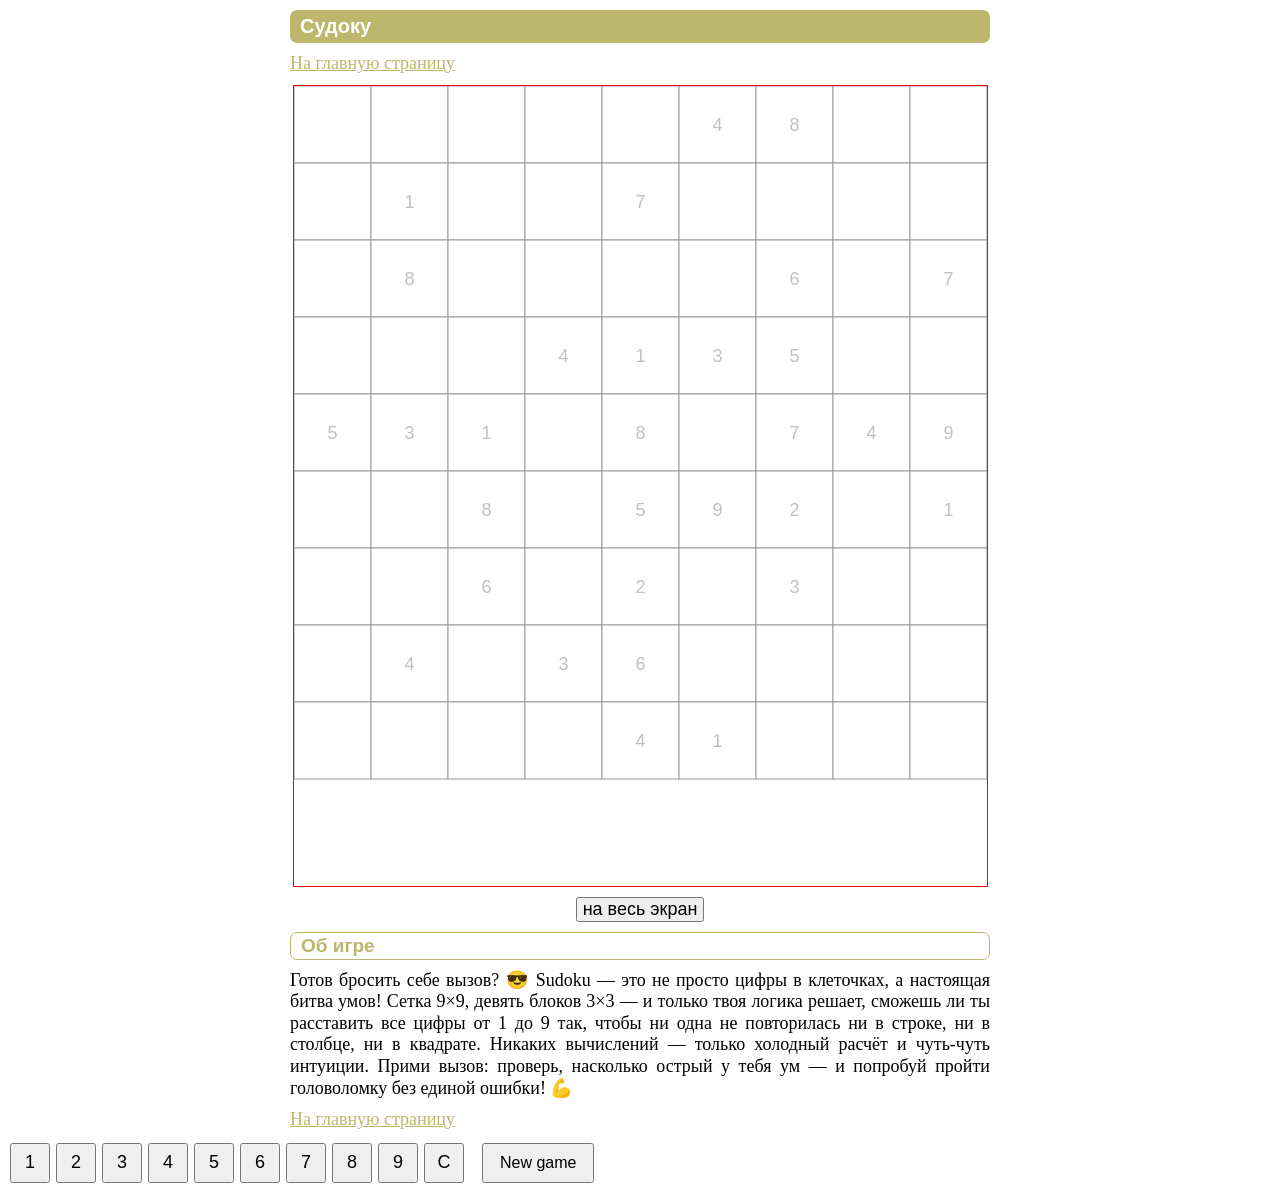
<file: sudoku/index.html>
<!DOCTYPE html>
<html lang='ru'>
<head>
<meta charset='utf-8'>
<meta name='viewport' content='width=device-width,initial-scale=1.0'>
<title>Sudoku</title>
<link rel='icon' type='image/svg+xml' href='../fav.svg'>
<style>
*{padding:0;margin:0;font-family:Arial,sans-serif;font-size:18px;text-align:center;}
body{padding: 10px;}
header,main,footer{max-width:700px;margin:0 auto;}
h1{font-size:20px;text-align:left;background:#bdb76d;padding:5px 10px;color:#fff;border-radius:7px;}
h2{font-size:19px;text-align:left;border:1.5px solid #bdb76d;padding:2px 10px;color:#bdb76d;border-radius:7px;}
p,a{text-align:justify;font-family:'Times New Roman',serif;line-height:1.2;hyphens:auto;}
p.img{text-align:center;font-style:italic;color:#808080;}
p.img img{width:90%;max-width:500px;}
h1,h2,p{margin-bottom:10px;}
a,a:link,a:visited,a:hover,a:active,a:focus{text-decoration:underline;outline:none;color:#bdb76d;}
a:hover{color:orange;}
svg{display: block;margin: 0 auto 10px auto;border:1px solid red;}
.svg-fullscreen-centered{
 position: absolute;
 left: 50%;
 top: 50%;
 transform: translate(-50%, -50%);
 width: 100vw;
 height: 100dvh;
 margin: 0 !important;
}
*{-webkit-tap-highlight-color: transparent;user-select: none;-webkit-user-select: none;}
p{user-select: text;-webkit-user-select: text;}
:focus{outline: none;}
html{-webkit-text-size-adjust: 100%;text-size-adjust: 100%;}
</style>
</head>
<body>
<header></header>
<main>
<h1>Судоку</h1>
<p><a href='../'>На главную страницу</a></p>
<svg id='svgArena'></svg>
<p style='text-align:center;'><button id='btnFS' style='padding:0 5px 0 5px;'>на весь экран</button></p>

<h2>Об игре</h2>
<p>
Готов бросить себе вызов? 😎
Sudoku — это не просто цифры в клеточках, а настоящая битва умов!
Сетка 9×9, девять блоков 3×3 — и только твоя логика решает,
сможешь ли ты расставить все цифры от 1 до 9 так,
чтобы ни одна не повторилась ни в строке, ни в столбце, ни в квадрате.
Никаких вычислений — только холодный расчёт и чуть-чуть интуиции.
Прими вызов: проверь, насколько острый у тебя ум —
и попробуй пройти головоломку без единой ошибки! 💪
</p>

<p><a href='../'>На главную страницу</a></p>

</main>
<footer></footer>
</body>
<script>
//
const IS_prod=false;
const W=693;
const H=800;
//
const BTN_fs=document.getElementById('btnFS');
//
const SVG_arena=document.getElementById('svgArena');
SVG_arena.setAttribute('viewBox', '0 0 '+W+' '+H);
SVG_arena.style.maxWidth=W+'px';
SVG_arena.style.maxHeight=H+'px';
// pale gradient
const DFS=document.createElementNS('http://www.w3.org/2000/svg','defs');
var grd=document.createElementNS('http://www.w3.org/2000/svg','linearGradient');
grd.setAttribute('id','grdPic');
grd.setAttribute('x1','0');
grd.setAttribute('y1','0');
grd.setAttribute('x2','0');
grd.setAttribute('y2','1');
var stp=document.createElementNS('http://www.w3.org/2000/svg','stop');
stp.setAttribute('offset', '0%');
stp.setAttribute('stop-color', '#a0a0a0');
stp.setAttribute('stop-opacity', '1');
grd.appendChild(stp);
var stp=document.createElementNS('http://www.w3.org/2000/svg','stop');
stp.setAttribute('offset','100%');
stp.setAttribute('stop-color','#000');
stp.setAttribute('stop-opacity','1');
grd.appendChild(stp);
DFS.appendChild(grd);
SVG_arena.appendChild(DFS);
// load spin
const G_spin=document.createElementNS('http://www.w3.org/2000/svg','g');
var pth=document.createElementNS('http://www.w3.org/2000/svg','path');
G_spin.appendChild(pth);
var clr='url(#grdPic)';
SVG_arena.appendChild(G_spin);
pth.setAttribute('fill',clr);
pth.setAttribute('stroke',clr);
pth.setAttribute('stroke-width',3);
pth.setAttribute('d','M 49.2 0 C 48.5 -0 48 0 47.3 0 C 31.3 0.4 15.7 8.2 6.8 22.8 C -6 43.5 -0.3 72 20.8 84.8 C 39.4 96 64.9 90.9 76.2 71.8 C 86 55.3 81.4 32.7 64.4 22.9 C 50 14.6 30.4 18.7 22.1 33.6 C 15.2 46 18.8 62.6 31.7 69.5 C 41.9 74.9 55.7 71.7 61 60.9 C 64.9 52.8 62.3 41.9 53.6 38.2 C 50.6 36.9 47.1 36.8 44 37.9 C 41 38.9 38.4 41.2 37.3 44.5 C 36.8 46.4 36.9 48.8 37.8 50.7 C 38.6 52.6 40.3 54.1 42.7 54.2 A 0.5 0.5 0 0 0 42.8 53.2 C 40.8 53.1 39.5 51.9 38.7 50.2 C 37.9 48.6 37.8 46.5 38.3 44.8 C 39.2 41.8 41.5 39.8 44.3 38.8 C 47.1 37.8 50.4 38 53.2 39.1 C 61.3 42.6 63.8 52.9 60.1 60.5 C 55 70.8 41.9 73.7 32.1 68.6 C 19.8 62 16.3 46 22.9 34.1 C 31 19.7 50 15.7 63.9 23.8 C 80.4 33.3 84.9 55.3 75.4 71.3 C 64.4 89.9 39.5 94.9 21.3 83.9 C 0.7 71.4 -4.9 43.5 7.6 23.3 C 21.6 0.6 52.4 -5.5 74.8 8.4 C 99.6 23.9 106.1 57.7 90.7 82.1 C 90.1 83.1 89.5 84.1 88.8 85 A 0.5 0.5 0 1 0 89.6 85.6 C 90.3 84.7 91 83.7 91.6 82.7 C 107.3 57.8 100.6 23.4 75.3 7.6 C 67.3 2.6 58.2 0.1 49.2 0 z');
G_spin.isOn=false;
G_spin.z=1;
G_spin.w=G_spin.getBBox().width*G_spin.z;
G_spin.h=G_spin.getBBox().height*G_spin.z;
G_spin.x=W/2-G_spin.w/2;
G_spin.y=H/2-G_spin.h/2;
G_spin.setAttribute('transform','translate('+G_spin.x+','+G_spin.y+') scale('+G_spin.z+')');
//
function animSpin(isSet){
 if(isSet){
  if(G_spin.isOn) return;
  G_spin.isOn=true;
  G_spin.r=0;
  G_spin.nLastTime=performance.now();
 }
 const nCurrTime=performance.now();
 const nDiff=(nCurrTime-G_spin.nLastTime)/1000;
 G_spin.nLastTime=nCurrTime;
 G_spin.r+=175*nDiff;
 G_spin.setAttribute('transform',
  'translate('+G_spin.x+','+G_spin.y+')'+
  'rotate('+G_spin.r+','+(G_spin.w/2)+','+(G_spin.h/2)+') scale('+G_spin.z+')');
 if(G_spin.isOn===true) requestAnimationFrame(function(){animSpin(false);});
 else G_spin.setAttribute('transform','scale(0)');
}
function stopSpin(){G_spin.isOn=false;}
animSpin(true);
//
const A_display=[
 document.getElementsByTagName('h1')[0],
 document.getElementsByTagName('header')[0],
 document.getElementsByTagName('footer')[0],
 ...document.querySelectorAll('h2,p')
].filter(el=>el!==undefined);
//
BTN_fs.addEventListener('click',()=>{
 const elem=document.documentElement;
 if (elem.requestFullscreen) {
  elem.requestFullscreen();
 }
 else if(elem.webkitRequestFullscreen){
  elem.webkitRequestFullscreen();
 }
 else if(elem.msRequestFullscreen){
  elem.msRequestFullscreen();
 }
 window.scrollTo({top:0,behavior:'auto'});
});
//
document.addEventListener('fullscreenchange',()=>{
 if (document.fullscreenElement) {
  A_display.forEach(el=>{if(el)el.style.display='none'});
  SVG_arena.classList.add('svg-fullscreen-centered');
  document.body.style.height='95vh';
  document.body.style.background='radial-gradient(white 0%, white 50%, #eee8aa 100%)';
 }
 else {
  A_display.forEach(el=>{if(el)el.style.display=''});
  SVG_arena.classList.remove('svg-fullscreen-centered');
  SVG_arena.style.maxWidth=W+'px';
  SVG_arena.style.maxHeight=H+'px';
  document.body.style.height='';
  document.body.style.background='';
 }
});
//
var aScript=IS_prod ? ['bundle.min'] : ['model','view','controller'];
function loadScript(){
 if(aScript.length===0) return;
 var name=aScript.shift()+'.js?v=2';
 var tag=document.createElement('script');
 tag.src=name;
 tag.onload=function(){loadScript();};
 tag.onerror=function(){console.error('Не загрузился скрипт:',name);};
 document.head.appendChild(tag);
}
loadScript();
</script>

</html>
</file>
<file: assets/style.css>
*{padding:0;margin:0;box-sizing:border-box;-webkit-tap-highlight-color:transparent;user-select:none;-webkit-user-select:none;}
html{text-align:center;-webkit-text-size-adjust:100%;text-size-adjust:100%;scroll-behavior:smooth;}
/*body{background: linear-gradient(to bottom, #eee8aa 0%, #fff 30px);*/
body{padding:10px;text-align:center;}
header,main,footer{max-width:700px;margin:0 auto;}

h1{font-size:20px;background:#bdb76d;padding:5px 10px;color:#fff;border-radius:7px;}
h2{font-size:19px;border:1.5px solid #bdb76d;padding:2px 10px;color:#bdb76d;border-radius:7px;}

svg{display:block;margin:0 auto 10px auto;border:0px solid #c0c0c0;}
svg.fs{position:absolute;left:50%;top:50%;transform:translate(-50%,-50%);width:100vw;height:100dvh;margin:0 !important;}

button{padding:0 5px 0 5px;}

p,ul,li{text-align:justify;line-height:1.2;hyphens:auto;}
p.SaidAbout{text-align:center;font-style:italic;color:#808080;}
ul,ol{list-style:none;list-style-position:inside;}
p img,li img{margin-top:10px;}
li::before{display:inline-block;text-align:left;}

div.PixInLine{text-align:center;}
div.PixInLine img{display:inline;}

#picTurn{width:49px;opacity:0.75;}
p img,li img,
figure img{width:100%;max-width:500px;height:auto;margin-left:auto;margin-right:auto;display:block;}

a,a:link,a:visited,a:hover,a:active,a:focus{text-decoration:underline;outline:none;color:#bdb76d;}
a:hover{color:orange;}
div.JumpToPage a{display:block;}

table{border-collapse:collapse;margin-left:auto;margin-right:auto;}
td{border:1px solid #c0c0c0;padding:5px 10px;}

:focus{outline:none;}

hr{height:1px;border:none;background-color:#a0a0a0;}

/* sans serif font general*/
header,h1,h2,button,nav ul li a,footer,div.JumpToPage a{font-family:Arial,sans serif;}

/* serif font general*/
p,a,h3,li,figcaption{font-family:'Times New Roman',serif;}

/* 18px font-size general */
p,a,h3,button,li,figcaption{font-size:18px;}

/* left alignment general */
h1,h2,h3,ul,ol,div.JumpToPage{text-align:left;}

/* 10px bottom margin general */
h1,h2,p,table,li,#svgArena,figure,
img,hr,nav,footer,section,div{margin-bottom:10px;}
nav ul li{margin-bottom:0;}

/* allow selection general */
h1,h2,h3,p,ul,ol,li,table td{user-select:text;-webkit-user-select:text;}

figcaption{color:#808080;font-style:italic;}

/* header */
header{
 display:flex;
 align-items:center;
 justify-content:space-between;
 height:60px;
 margin-bottom:0px;
}
#logo-picture{width:60px;height:60px;}
header div{
 flex-grow:1;
 min-width:0;
 font-size:20px;
}

#header-navigation{
 position:fixed;
 top:0;
 left:0;
 width:280px;
 height:100%;
 z-index:1000;
 background:#fff;
 transform:translateX(-100%);
 transition:transform 0.3s ease;
 overflow-y:auto;
 padding:10px;
background: linear-gradient(to left, #eee8aa 0%, #fff 15%);
}
#header-navigation.open{transform: translateX(0);}
#header-navigation li{
 list-style:none;
 position:relative;
 padding-left:25px;
 margin-bottom:5px;
 text-align:left;
}
#header-navigation li::before{
 content: url("data:image/svg+xml,%3Csvg xmlns='http://www.w3.org/2000/svg' viewBox='0 0 25 25'%3E \
%3Cdefs%3E \
%3ClinearGradient id='g' x1='0' y1='0' x2='0' y2='1'%3E \
%3Cstop offset='0' stop-color='%23eee8aa'/%3E \
%3Cstop offset='1' stop-color='%23bdb76d'/%3E \
%3C/linearGradient%3E \
%3C/defs%3E \
%3Ccircle cx='12.5' cy='12.5' r='10' fill='url(%23g)'/%3E \
%3C/svg%3E");
 width:16px;
 color:#bdb76d;
 font-weight:bold;
 position:absolute;
 left:0;
 top:3px;
}
#header-navigation li:first-child::before {
content: url("data:image/svg+xml,%3Csvg xmlns='http://www.w3.org/2000/svg' viewBox='-1 -1 302 302'%3E\
%3Cpath fill='%23707070' d='M 150 0 C 147.7 0 145.3 0.9 143.5 2.6 L 4.6 135.7 C 1.7 138.7 0 142.7 0 146.9 C 0 155.5 7 162.5 15.6 162.5 L 37.5 162.5 L 37.5 281.2 C 37.5 291.6 45.9 300 56.2 300 L 109.4 300 C 114.6 300 118.8 295.8 118.8 290.6 L 118.8 209.4 C 118.8 207.7 120.1 206.2 121.9 206.2 L 178.1 206.2 C 179.8 206.2 181.2 207.7 181.2 209.4 L 181.2 290.6 C 181.2 295.8 185.4 300 190.6 300 L 243.8 300 C 254.1 300 262.5 291.6 262.5 281.2 L 262.5 162.5 L 284.4 162.5 C 293 162.5 300 155.5 300 146.9 C 300 142.7 298.3 138.7 295.2 135.6 L 156.5 2.6 C 154.7 0.9 152.3 -0 150 0 z'/%3E\
%3C/svg%3E");
}
#header-navigation a{
 display:inline-block;
 color:#222;
 text-decoration:none;
}
#header-navigation a:hover{color:orange;}

/* main menu buttons */
#menu-buttons{
 text-align:center;
 margin-bottom:10px;
}
#menu-buttons svg{
 width:75px;
 height:75px;
 display:inline;
 margin:0;
}

/* footer */
footer nav{border:1px solid #b0b0b0;padding:10px;border-radius:10px;}
footer div{font-size:20px;}
#head-with-gears,#head-with-brain{width:80px;height:80px;display:inline;}
#head-with-gears{margin-right:10px;}
#write-a-mail-button{width:60px;height:50px;display:block;}
</file>
<file: chess/style.css>
*{padding:0;margin:0;}
html{font-family:Arial,sans-serif;font-size:18px;text-align:center;}
:focus{outline:none;}
*{-webkit-tap-highlight-color:transparent;user-select:none;}
html{-webkit-text-size-adjust:100%;text-size-adjust:100%}
body{padding:10px;
header,main,footer{max-width:700px;margin:0 auto;}

header{
 display:flex;
 align-items:center;
 justify-content:space-between;
 height:80px;
 margin-bottom:10px;
}
header>div:nth-child(1){
 width:80px;
 height:80px;
 flex-shrink:0;
}
header>div:nth-child(2){
 flex-grow:1;
 min-width:0;
 font-size:20px;
}
header>div:nth-child(3){
 width:80px;
 height:80px;
 flex-shrink:0;
}



h1{font-size:20px;text-align:left;background:#bdb76d;padding:5px 10px;color:#fff;border-radius:7px;}
h2{font-size:19px;text-align:left;border:1.5px solid #bdb76d;padding:2px 10px;color:#bdb76d;border-radius:7px;}
h3{font-size:18px;text-align:left;margin-bottom:0;font-family:'Times New Roman';}
p,li{font-size:18px;text-align:justify;font-family:'Times New Roman',serif;line-height:1.2;hyphens:auto;}
p.img{text-align:center;font-style:italic;color:#808080;}
p.img img{width:90%;max-width:500px;}
h1,h2,p,svg,table{margin-bottom:10px;}
table{border-collapse:collapse;margin-left:auto;margin-right:auto;}
td{border:1px solid #c0c0c0;padding:5px 10px;}
a,a:link,a:visited,a:hover,a:active,a:focus{text-decoration:underline;outline:none;color:#bdb76d;}
a:hover{color:orange;}

section {
  display: flex;
  flex-wrap: wrap;
  gap: 5px;
  justify-content: center;
  align-items: flex-start;
  padding: 0;
  margin: 0; 
  box-sizing: border-box;
  margin-bottom:10px;
}

section svg {
  display: block;
  width: 75px;
  height: auto;
  margin: 0 !important;
  padding: 0;
  flex-shrink: 0;
}

ul{
  list-style: none;       /* Убиваем точки навсегда */
}

li {
  /* Текст выглядит как обычный параграф, но это всё ещё пункт списка */
}
</file>
<file: lines/style.css>
*{padding:0;margin:0;}
html{font-family:Arial,sans-serif;font-size:18px;text-align:center;}
:focus{outline:none;}
*{-webkit-tap-highlight-color:transparent;user-select:none;}
html{-webkit-text-size-adjust:100%;text-size-adjust:100%}
body{padding:10px;
header,main,footer{max-width:700px;margin:0 auto;}

header{
 display:flex;
 align-items:center;
 justify-content:space-between;
 height:80px;
 margin-bottom:10px;
}
header>div:nth-child(1){
 width:80px;
 height:80px;
 flex-shrink:0;
}
header>div:nth-child(2){
 flex-grow:1;
 min-width:0;
 font-size:20px;
}
header>div:nth-child(3){
 width:80px;
 height:80px;
 flex-shrink:0;
}



h1{font-size:20px;text-align:left;background:#bdb76d;padding:5px 10px;color:#fff;border-radius:7px;}
h2{font-size:19px;text-align:left;border:1.5px solid #bdb76d;padding:2px 10px;color:#bdb76d;border-radius:7px;}
h3{font-size:18px;text-align:left;margin-bottom:0;font-family:'Times New Roman';}
p,li{font-size:18px;text-align:justify;font-family:'Times New Roman',serif;line-height:1.2;hyphens:auto;}
p.img{text-align:center;font-style:italic;color:#808080;}
p.img img{width:90%;max-width:500px;}
h1,h2,p,svg,table{margin-bottom:10px;}
table{border-collapse:collapse;margin-left:auto;margin-right:auto;}
td{border:1px solid #c0c0c0;padding:5px 10px;}
a,a:link,a:visited,a:hover,a:active,a:focus{text-decoration:underline;outline:none;color:#bdb76d;}
a:hover{color:orange;}

section {
  display: flex;
  flex-wrap: wrap;
  gap: 5px;
  justify-content: center;
  align-items: flex-start;
  padding: 0;
  margin: 0; 
  box-sizing: border-box;
  margin-bottom:10px;
}

section svg {
  display: block;
  width: 75px;
  height: auto;
  margin: 0 !important;
  padding: 0;
  flex-shrink: 0;
}

ul{
  list-style: none;       /* Убиваем точки навсегда */
}

li {
  /* Текст выглядит как обычный параграф, но это всё ещё пункт списка */
}
</file>
